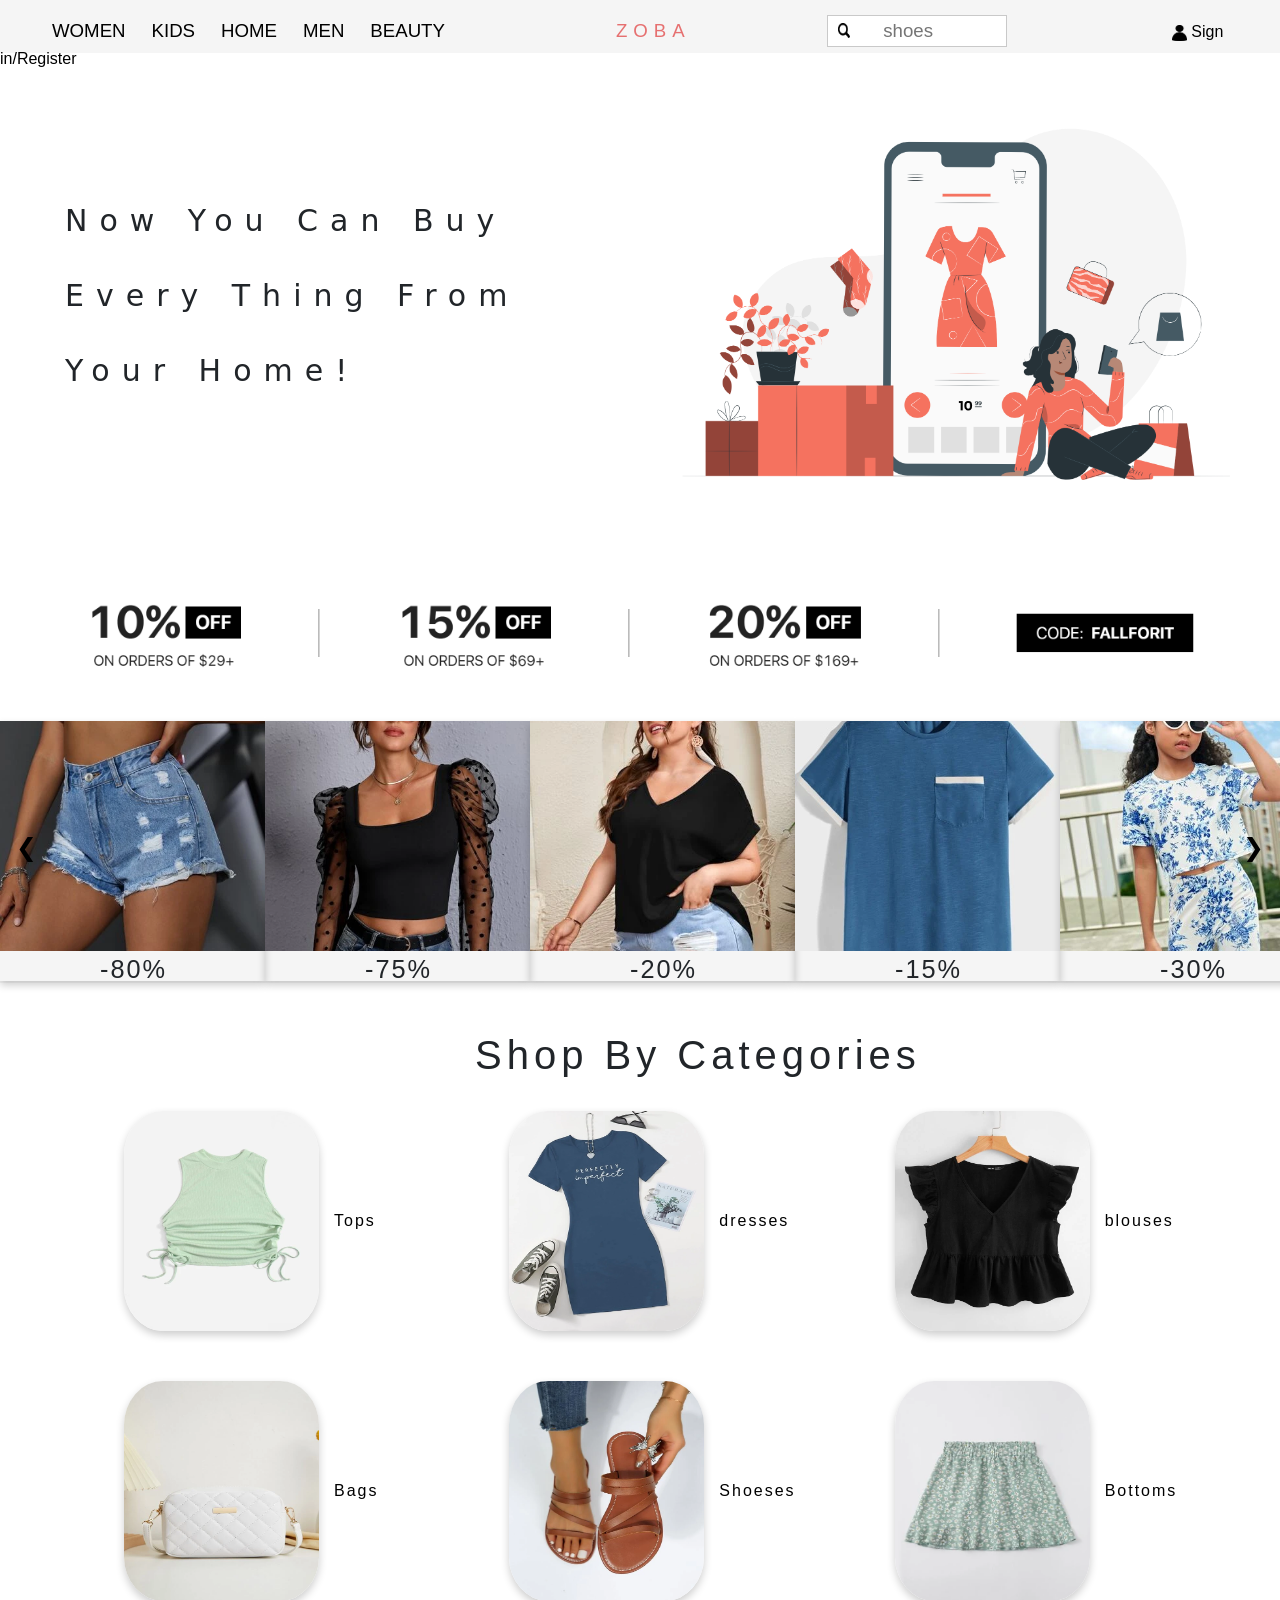
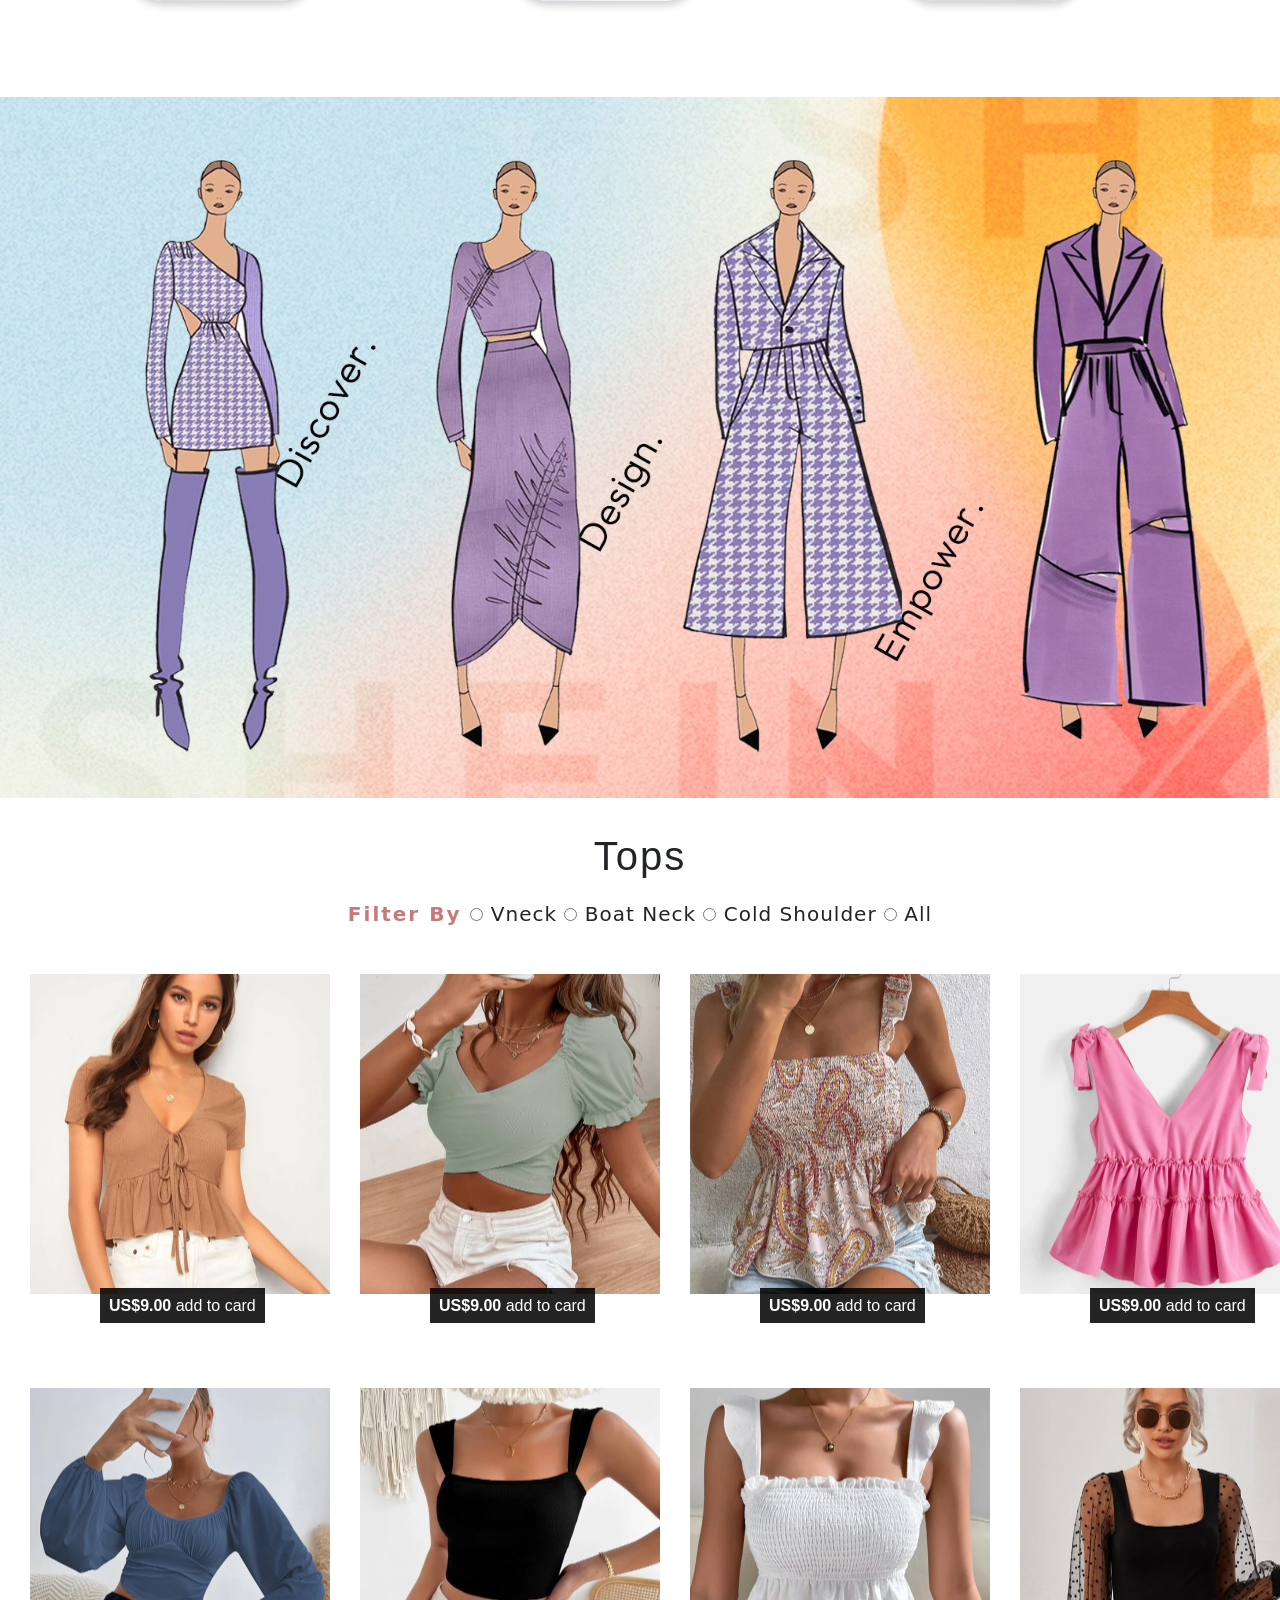
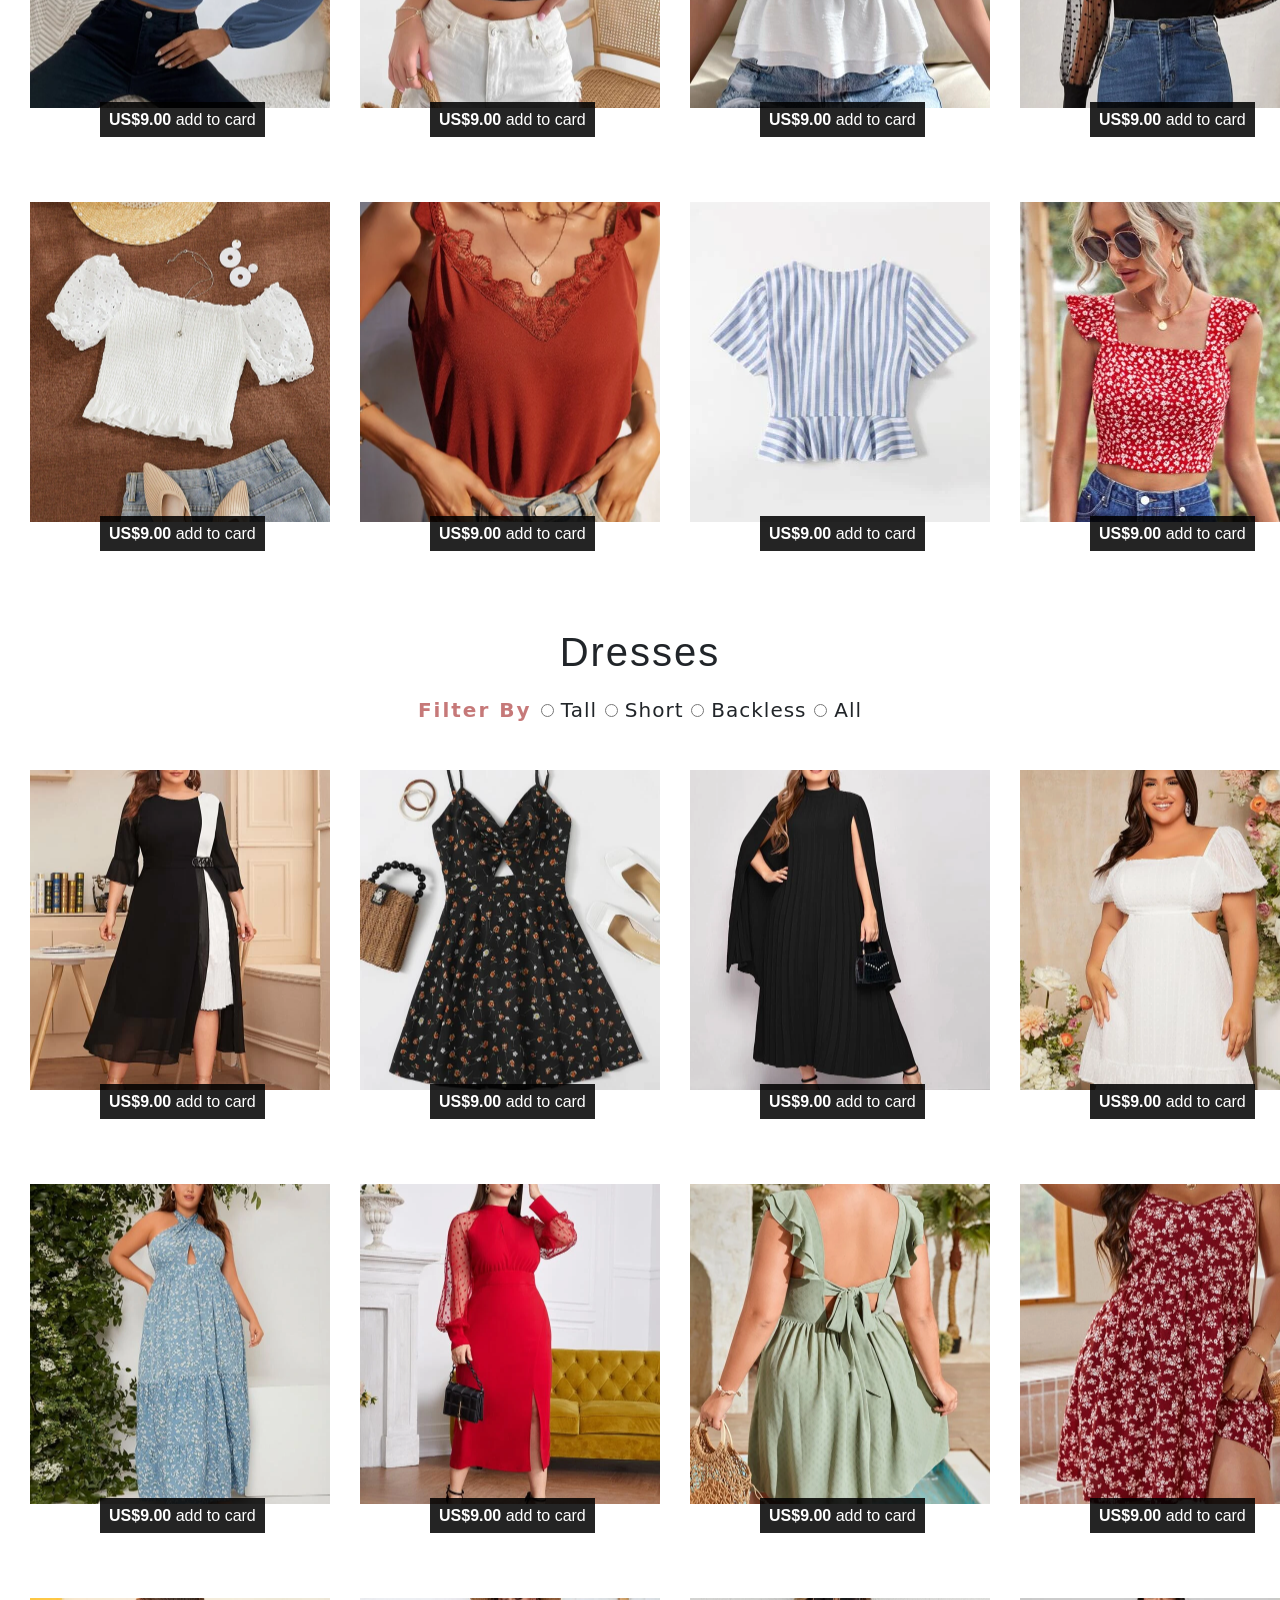
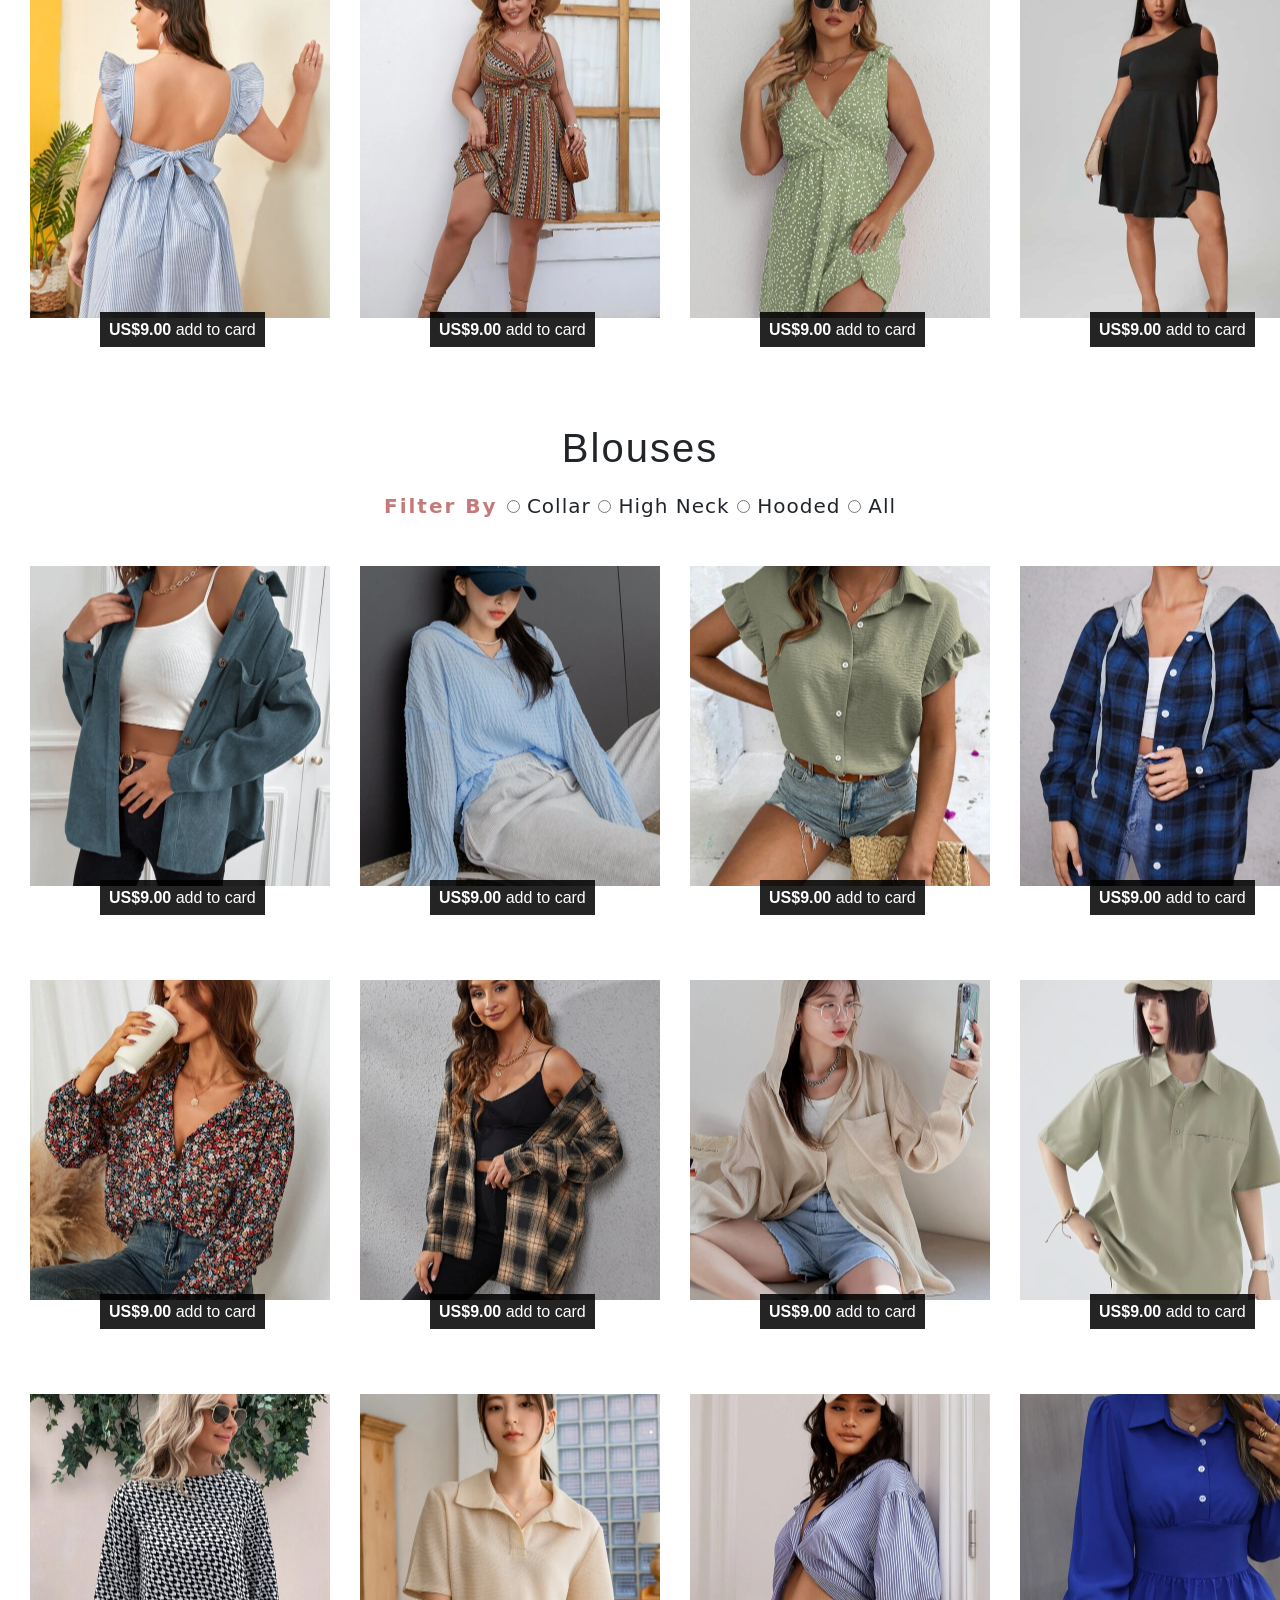
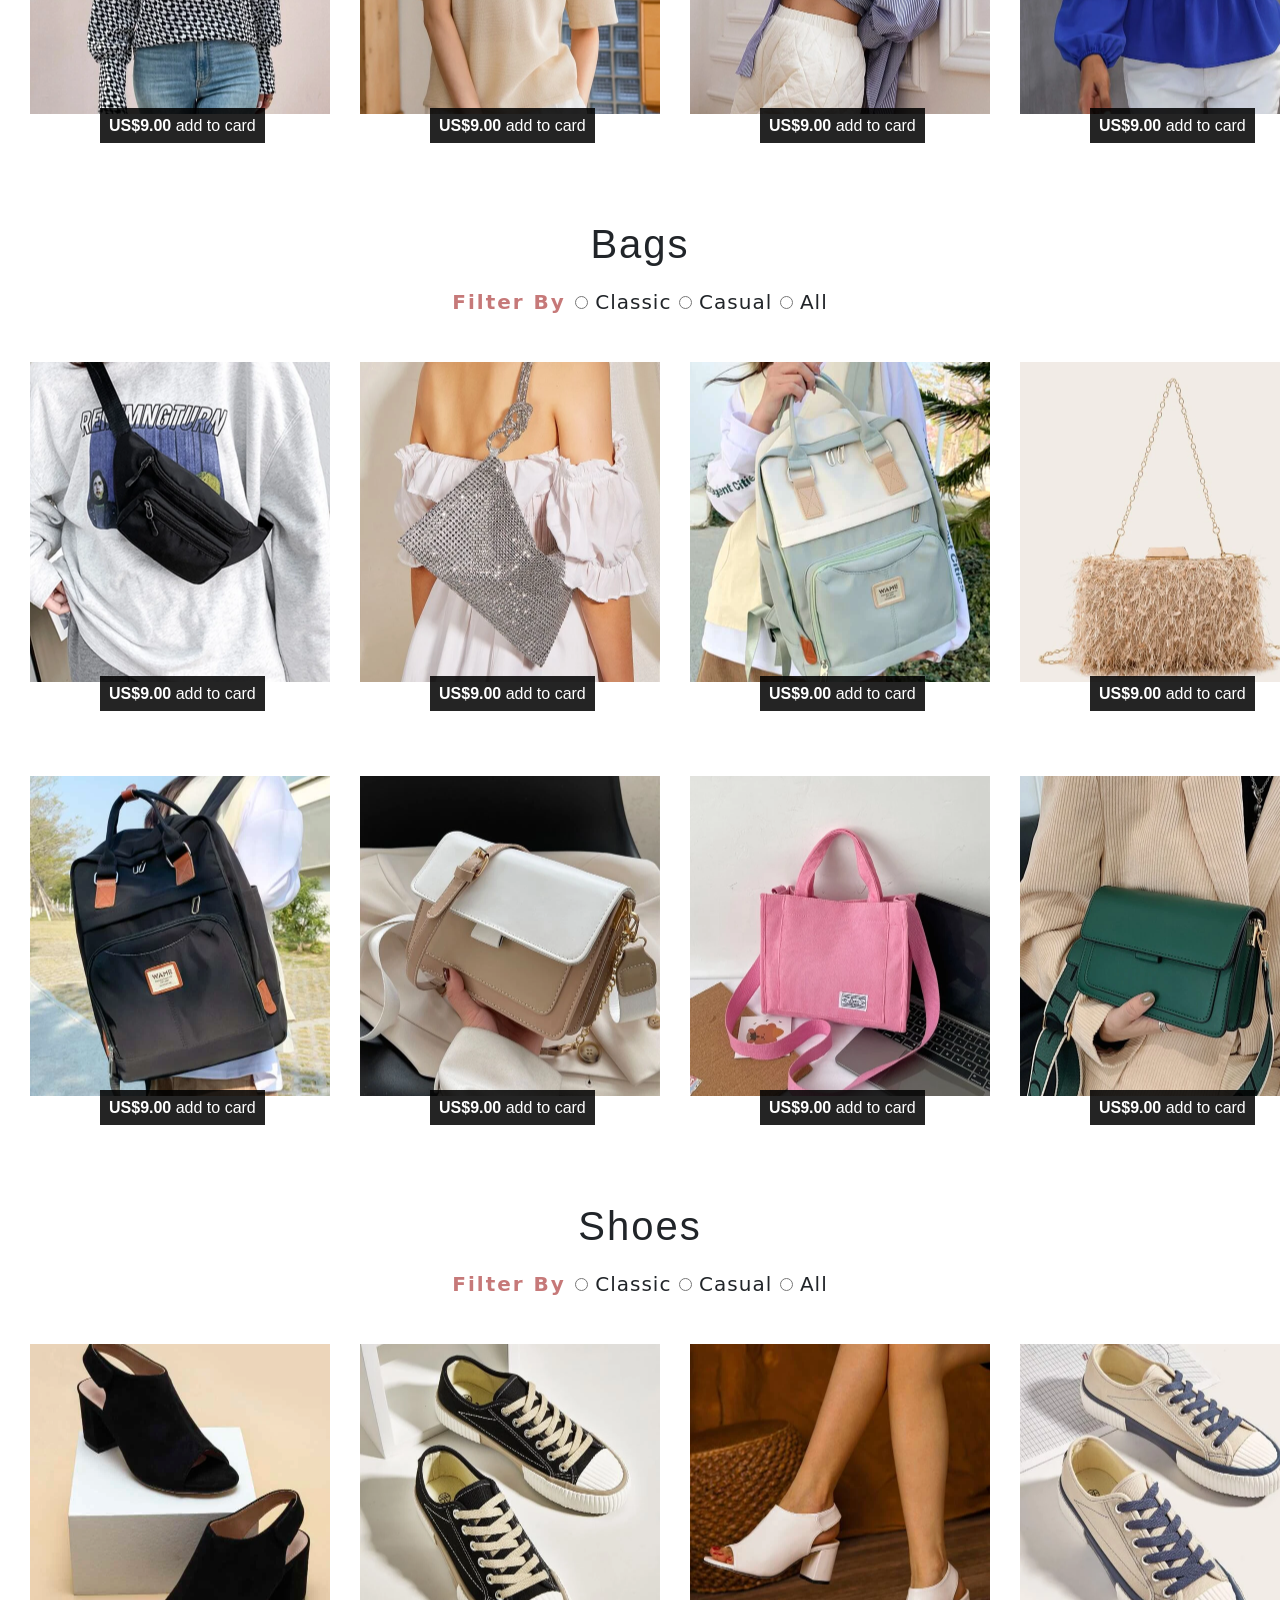
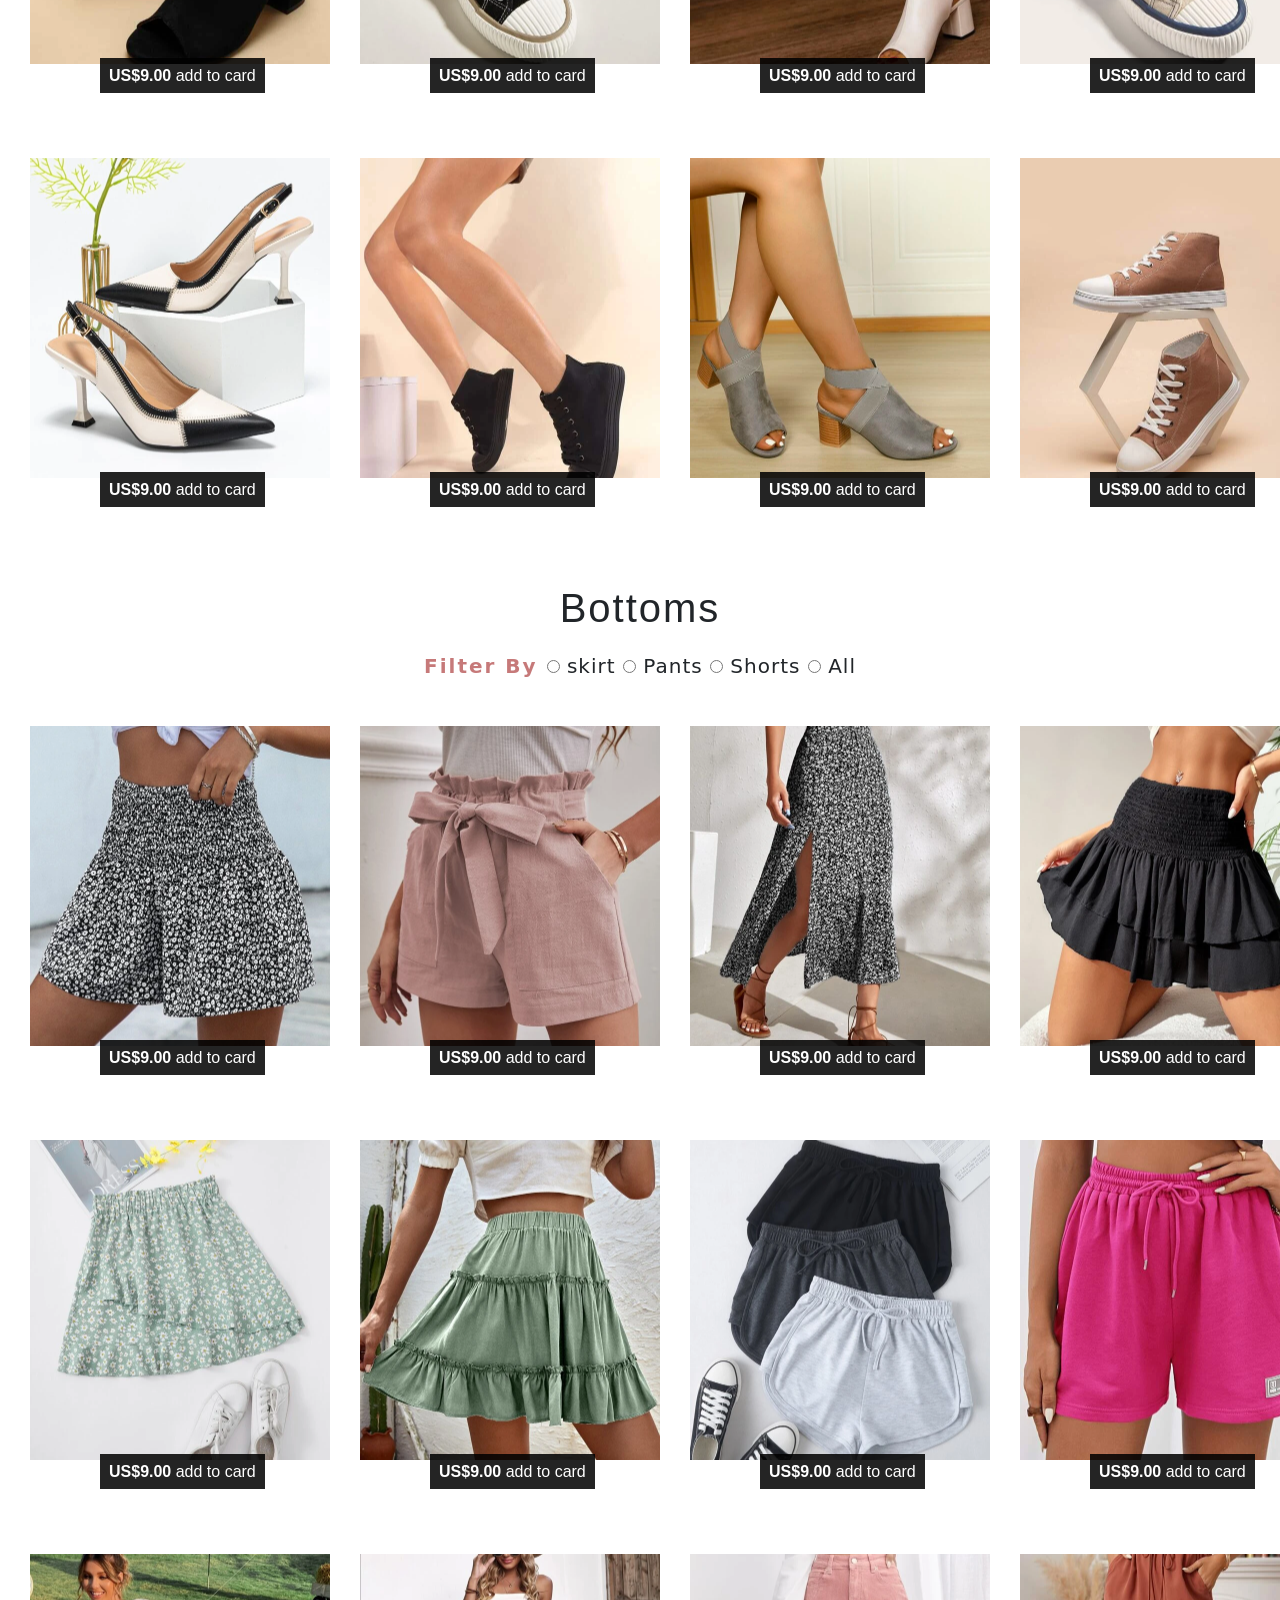
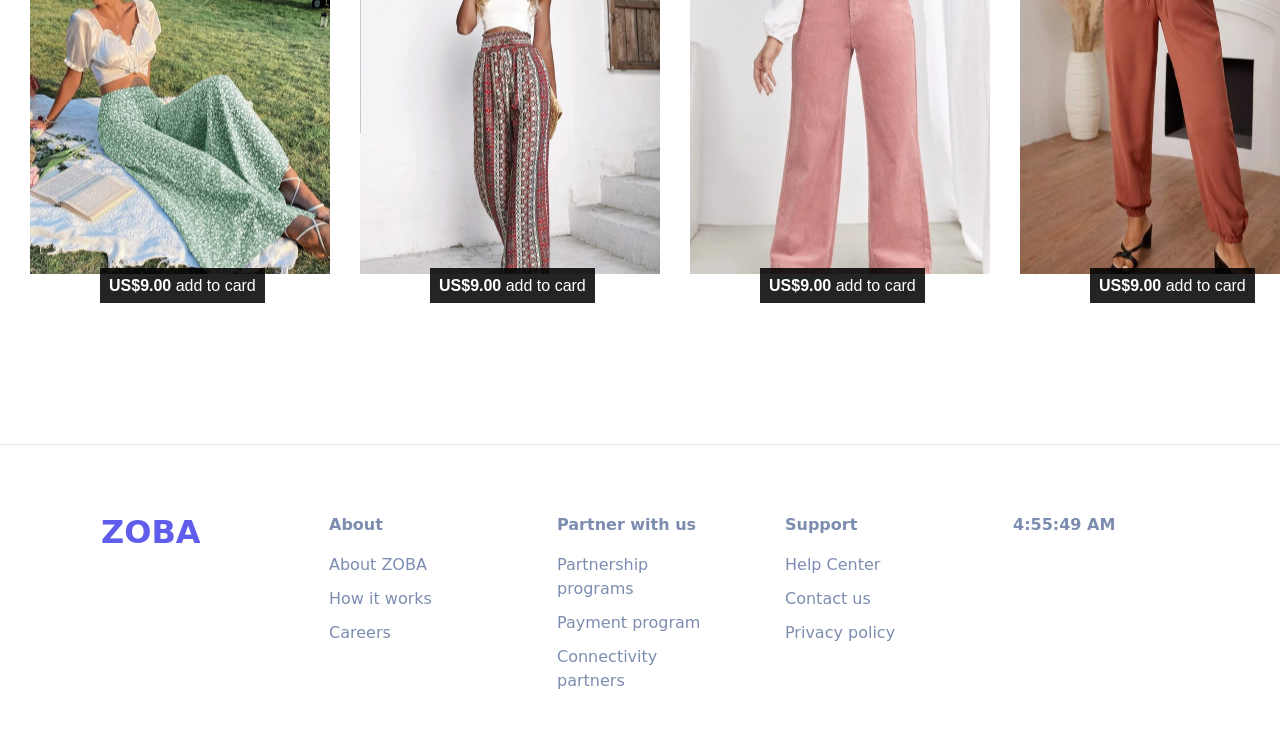
<file: index.html>
<!DOCTYPE>
<html lang="en">
    <head>
        <title>Zoba</title>
        <meta name="viewport" content="width=device-width, initial-scale=1">
        <link rel="stylesheet" href="https://cdn.jsdelivr.net/npm/bootstrap@5.1.3/dist/css/bootstrap.min.css"/>
        <link href="style.css" rel="stylesheet">
        <link href="footer.css" rel="stylesheet">
    </head>
    <body>
    <!-- ==============header ==================-->
        <header>
            <ul>
                <li><a href="index.html">WOMEN</a></li>
                <li><a href="kids.html">KIDS</a></li>
                <li><a href="home.html">HOME</a></li>
                <li><a href="men.html">MEN</a></li>
                <li><a href="Beauty.html">BEAUTY</a></li>
                <li id="brand-name">ZOBA</li>
                <li><input type="search" id="search" name="search" placeholder="shoes">
                <li id="register"><a href="Sign-in.html"><img src="images/People-Icon-File.png" alt="people-icon"></a> <a href="Sign-in.html">Sign in/Register</a> </li>
            </ul>
        </header>

    <!-- ==============Main Part ==================-->
        <section id="mainPart">
            <div>Now You Can Buy Every Thing From Your Home!</div>
            <img src="images/Online shopping-pana.png" alt="welcome img">
        </section><br><br>

    <!-- ==============Offers ==================-->
        <section id="offers">
            <a href="">
                <img src="images/1659925623db057343f002046746dd7f5027352c56.png" id="imageOffers" alt="offers">
            </a>
        </section><br>

    <!-- ==============Offers content ==================-->
        <section id="offersContent">
            <div class="slideshow-container">
                <div class="mySlides">
                    <div class="slide">
                        <img src="images/sales/sale1.jpg" alt="sale1">
                        <div class="offer-price">-80%</div>
                    </div>
                    <div class="slide">
                        <img src="images/sales/sale2.jpg" alt="sale2">
                        <div class="offer-price">-75%</div>
                    </div>
                    <div class="slide">
                        <img src="images/sales/sale3.jpg" alt="sale3">
                        <div class="offer-price">-20%</div>
                    </div>
                    <div class="slide">
                        <img src="images/sales/sale4.jpg" alt="sale4">
                        <div class="offer-price">-15%</div>
                    </div>
                    <div class="slide">
                        <img src="images/sales/sale5.jpg" alt="sale5">
                        <div class="offer-price">-30%</div>
                    </div>
                </div>

                <div class="mySlides">
                    <div class="slide">
                        <img src="images/sales/sale6.jpg" alt="sale6">
                        <div class="offer-price">-12%</div>
                    </div>
                    <div class="slide">
                        <img src="images/sales/sale7.jpg" alt="sale7">
                        <div class="offer-price">-5%</div>
                    </div>
                    <div class="slide">
                        <img src="images/sales/sale8.jpg" alt="sale8">
                        <div class="offer-price">-15%</div>
                    </div>
                    <div class="slide">
                        <img src="images/sales/sale9.jpg" alt="sale9">
                        <div class="offer-price">-80%</div>
                    </div>
                    <div class="slide">
                        <img src="images/sales/sale10.jpg" alt="sale10">
                        <div class="offer-price">-70%</div>
                    </div>
                </div>

                <div class="mySlides ">
                    <div class="slide">
                        <img src="images/sales/sale11.jpg" alt="sale11">
                        <div class="offer-price">-10%</div>
                    </div>
                    <div class="slide">
                        <img src="images/sales/sale12.jpg" alt="sale12">
                        <div class="offer-price">-40%</div>
                    </div>
                    <div class="slide">
                        <img src="images/sales/sale13.jpg" alt="sale13">
                        <div class="offer-price">-20%</div>
                    </div>
                    <div class="slide">
                        <img src="images/sales/sale14.jpg" alt="sale14">
                        <div class="offer-price">-%35</div>
                    </div>
                    <div class="slide">
                        <img src="images/sales/sale15.jpg" alt="sale15">
                        <div class="offer-price">-20%</div>
                    </div>

                </div>

                <a class="prev" onclick="plusSlides(-1)">&#10094;</a>
                <a class="next" onclick="plusSlides(1)">&#10095;</a>
                <br>
            </div>
        </section><br><br>

    <!-- ==============categories Part ==================-->
        <section id="categories">
            <h1>Shop By Categories</h1><br>
            <div id="categories-container">
                <div class="categories-items">
                    <a href="#tops"><img src="images/tshirt.jpg" alt="t-shirt"></a>
                    <a href="#tops" class="categories-title">Tops</a>
                </div>
                <div class="categories-items">
                    <a href="#dresses"><img src="images/dress.png" alt="dresses"></a>
                    <a href="#dresses" class="categories-title">dresses</a>
                </div>
                <div class="categories-items">
                    <a href="#blouses"><img src="images/blouse.jpg" alt="blouses"></a>
                    <a href="#blouses" class="categories-title">blouses</a>
                </div>
                <div class="categories-items">
                    <a href="#bags"><img src="images/bag.jpg" alt="bags"></a>
                    <a href="#bags" class="categories-title">Bags</a>
                </div>
                <div class="categories-items">
                    <a href="#shoses"><img src="images/shose.jpg" alt="shoes"></a>
                    <a href="#shoses" class="categories-title">Shoeses</a>
                </div>
                <div class="categories-items">
                    <a href="#bottoms"><img src="images/bottom.jpg" alt="bottom"></a>
                    <a href="#bottoms" class="categories-title">Bottoms</a>
                </div>
            </div>
        </section><br><br><br><br>

        <img src="images/1660715530b901714a79936a34e97338a291c52a0f.jpg" width="100%" alt="breakimg"><br><br><br>

    <!-- ==============Tops Part ==================-->
        <section id="tops">
            <h1 class="closes-titles">Tops</h1>
            <div class="filter">
                <form>
                    <span>Filter By </span>
                    <input type="radio" value="vNeck" id="vNeck" name="tops"> Vneck
                    <input type="radio" value="boatNack" id="boat" name="tops"> Boat Neck
                    <input type="radio" value="coldShoulder" id="cold" name="tops"> Cold Shoulder
                    <input type="radio" value="allTops" id="allTops" name="tops"> All
                </form>
            </div>
            <div class="closes-grid">
                <div class="vneck">
                    <img src="images/tops/Vneck/top1.jpg" alt="top">
                    <a href="" class="clothes-prices"><span>US$9.00</span> add to card</a>
                </div>
                <div class="vneck">
                    <img src="images/tops/Vneck/top2.jpg" alt="top">
                    <a href="" class="clothes-prices"><span>US$9.00</span> add to card</a>
                </div>
                <div class="boatneck">
                    <img src="images/tops/boatneck/top3.jpg" alt="top">
                    <a href="" class="clothes-prices"><span>US$9.00</span> add to card</a>
                </div>
                <div class="vneck">
                    <img src="images/tops/Vneck/top4.jpg" alt="top">
                    <a href="" class="clothes-prices"><span>US$9.00</span> add to card</a>
                </div>
                <div class="boatneck">
                    <img src="images/tops/boatneck/top5.jpg" alt="top">
                    <a href="" class="clothes-prices"><span>US$9.00</span> add to card</a>
                </div>
                <div class="coldsholder">
                    <img src="images/tops/coldsholder/top6.jpg" alt="top">
                    <a href="" class="clothes-prices"><span>US$9.00</span> add to card</a>
                </div>
                <div class="coldsholder">
                    <img src="images/tops/coldsholder/top7.jpg" alt="top">
                    <a href="" class="clothes-prices"><span>US$9.00</span> add to card</a>
                </div>
                <div class="boatneck">
                    <img src="images/tops/boatneck/top8.jpg" alt="top">
                    <a href="" class="clothes-prices"><span>US$9.00</span> add to card</a>
                </div>
                <div class="coldsholder">
                    <img src="images/tops/coldsholder/top9.jpg" alt="top">
                    <a href="" class="clothes-prices"><span>US$9.00</span> add to card</a>
                </div>
                <div class="vneck">
                    <img src="images/tops/Vneck/top10.jpg" alt="top">
                    <a href="" class="clothes-prices"><span>US$9.00</span> add to card</a>
                </div>
                <div class="boatneck">
                    <img src="images/tops/boatneck/top11.jpg" alt="top">
                    <a href="" class="clothes-prices"><span>US$9.00</span> add to card</a>
                </div>
                <div class="coldsholder">
                    <img src="images/tops/coldsholder/top12.jpg" alt="top">
                    <a href="" class="clothes-prices"><span>US$9.00</span> add to card</a>
                </div>
            </div>
        </section><br><br><br><br>

    <!-- ==============dresses Part ==================-->
        <section id="dresses">
            <h1 class="closes-titles">Dresses</h1>
            <div class="filter">
                <form>
                    <span>Filter By </span>
                    <input type="radio" value="skirts" id="tall" name="dresses"> Tall
                    <input type="radio" value="pants" id="low" name="dresses"> Short
                    <input type="radio" value="shorts" id="backless" name="dresses"> Backless
                    <input type="radio" value="allDresses" id="allDresses" name="dresses"> All
                </form>
            </div>
            <div class="closes-grid">
                <div class="tall">
                    <img src="images/dresses/tall/dress9.jpg" alt="dress">
                    <a href="" class="clothes-prices"><span>US$9.00</span> add to card</a>
                </div>
                <div class="low">
                    <img src="images/dresses/low/dress5.jpg" alt="dress">
                    <a href="" class="clothes-prices"><span>US$9.00</span> add to card</a>
                </div>
                <div class="tall">
                    <img src="images/dresses/tall/dress10.jpg" alt="dress">
                    <a href="" class="clothes-prices"><span>US$9.00</span> add to card</a>
                </div>
                <div class="low">
                    <img src="images/dresses/low/dress6.jpg" alt="dress">
                    <a href="" class="clothes-prices"><span>US$9.00</span> add to card</a>
                </div>
                <div class="tall">
                    <img src="images/dresses/tall/dress11.jpg" alt="dress">
                    <a href="" class="clothes-prices"><span>US$9.00</span> add to card</a>
                </div>
                <div class="tall">
                    <img src="images/dresses/tall/dress12.jpg" alt="dress">
                    <a href="" class="clothes-prices"><span>US$9.00</span> add to card</a>
                </div>
                <div class="backless">
                    <img src="images/dresses/backless/dress1.jpg" alt="dress">
                    <a href="" class="clothes-prices"><span>US$9.00</span> add to card</a>
                </div>
                <div class="backless">
                    <img src="images/dresses/backless/dress2.jpg" alt="dress">
                    <a href="" class="clothes-prices"><span>US$9.00</span> add to card</a>
                </div>
                <div class="backless">
                    <img src="images/dresses/backless/dress3.jpg" alt="dress">
                    <a href="" class="clothes-prices"><span>US$9.00</span> add to card</a>
                </div>
                <div class="low">
                    <img src="images/dresses/low/dress8.jpg" alt="dress">
                    <a href="" class="clothes-prices"><span>US$9.00</span> add to card</a>
                </div>
                <div class="backless">
                    <img src="images/dresses/backless/dress4.jpg" alt="dress">
                    <a href="" class="clothes-prices"><span>US$9.00</span> add to card</a>
                </div>
                <div class="low">
                    <img src="images/dresses/low/dress7.jpg" alt="dress">
                    <a href="" class="clothes-prices"><span>US$9.00</span> add to card</a>
                </div>
            </div>
        </section><br><br><br><br>

    <!-- ==============blouses Part ==================-->
        <section id="blouses">
            <h1 class="closes-titles">Blouses</h1>
            <div class="filter">
                <form>
                    <span>Filter By </span>
                    <input type="radio" value="skirts" id="collar" name="blouses"> Collar
                    <input type="radio" value="pants" id="highNeck" name="blouses"> High Neck
                    <input type="radio" value="shorts" id="hoody" name="blouses"> Hooded
                    <input type="radio" value="allBlouses" id="allBlouses" name="blouses"> All
                </form>
            </div>
            <div class="closes-grid">
                <div class="collar">
                    <img src="images/blouses/collar/blouse1.jpg" alt="blouse">
                    <a href="" class="clothes-prices"><span>US$9.00</span> add to card</a>
                </div>
                <div class="hooded">
                    <img src="images/blouses/hooded/blouse5.jpg" alt="blouse">
                    <a href="" class="clothes-prices"><span>US$9.00</span> add to card</a>
                </div>
                <div class="collar">
                    <img src="images/blouses/collar/blouse2.jpg" alt="blouse">
                    <a href="" class="clothes-prices"><span>US$9.00</span> add to card</a>
                </div>
                <div class="hooded">
                    <img src="images/blouses/hooded/blouse6.jpg" alt="blouse">
                    <a href="" class="clothes-prices"><span>US$9.00</span> add to card</a>
                </div>
                <div class="collar">
                    <img src="images/blouses/collar/blouse3.jpg" alt="blouse">
                    <a href="" class="clothes-prices"><span>US$9.00</span> add to card</a>
                </div>
                <div class="collar">
                    <img src="images/blouses/collar/blouse4.jpg" alt="blouse">
                    <a href="" class="clothes-prices"><span>US$9.00</span> add to card</a>
                </div>
                <div class="hooded">
                    <img src="images/blouses/hooded/blouse7.jpg" alt="blouse">
                    <a href="" class="clothes-prices"><span>US$9.00</span> add to card</a>
                </div>
                <div class="highnick">
                    <img src="images/blouses/highnick/blouse9.jpg" alt="blouse">
                    <a href="" class="clothes-prices"><span>US$9.00</span> add to card</a>
                </div>
                <div class="highnick">
                    <img src="images/blouses/highnick/blouse10.jpg" alt="blouse">
                    <a href="" class="clothes-prices"><span>US$9.00</span> add to card</a>
                </div>
                <div class="highnick">
                    <img src="images/blouses/highnick/blouse11.jpg" alt="blouse">
                    <a href="" class="clothes-prices"><span>US$9.00</span> add to card</a>
                </div>
                <div class="hooded">
                    <img src="images/blouses/hooded/blouse8.jpg" alt="blouse">
                    <a href="" class="clothes-prices"><span>US$9.00</span> add to card</a>
                </div>
                <div class="highnick">
                    <img src="images/blouses/highnick/blouse12.jpg" alt="blouse">
                    <a href="" class="clothes-prices"><span>US$9.00</span> add to card</a>
                </div>
            </div>
        </section><br><br><br><br>

    <!-- ==============Bags Part ==================-->
        <section id="bags">
            <h1 class="closes-titles">Bags</h1>
            <div class="filter">
                <form>
                    <span>Filter By </span>
                    <input type="radio" value="skirts" id="classicBag" name="Bags"> Classic
                    <input type="radio" value="pants" id="casualBag" name="Bags"> Casual
                    <input type="radio" value="allBags" id="allBags" name="Bags"> All
                </form>
            </div>
            <div class="closes-grid">
                <div class="Casualbags">
                    <img src="images/bags/casual/bag1.jpg" alt="bags">
                    <a href="" class="clothes-prices"><span>US$9.00</span> add to card</a>
                </div>
                <div class="Classicbags">
                    <img src="images/bags/classic/bag5.jpg" alt="bags">
                    <a href="" class="clothes-prices"><span>US$9.00</span> add to card</a>
                </div>
                <div class="Casualbags">
                    <img src="images/bags/casual/bag2.jpg" alt="bags">
                    <a href="" class="clothes-prices"><span>US$9.00</span> add to card</a>
                </div>
                <div class="Classicbags">
                    <img src="images/bags/classic/bag6.jpg" alt="bags">
                    <a href="" class="clothes-prices"><span>US$9.00</span> add to card</a>
                </div>
                <div class="Casualbags">
                    <img src="images/bags/casual/bag3.jpg" alt="bags">
                    <a href="" class="clothes-prices"><span>US$9.00</span> add to card</a>
                </div>
                <div class="Classicbags">
                    <img src="images/bags/classic/bag7.jpg" alt="bags">
                    <a href="" class="clothes-prices"><span>US$9.00</span> add to card</a>
                </div>
                <div class="Casualbags">
                    <img src="images/bags/casual/bag4.jpg" alt="bags">
                    <a href="" class="clothes-prices"><span>US$9.00</span> add to card</a>
                </div>
                <div class="Classicbags">
                    <img src="images/bags/classic/bag8.jpg" alt="bags">
                    <a href="" class="clothes-prices"><span>US$9.00</span> add to card</a>
                </div>
            </div>

        </section><br><br><br><br>

    <!-- ==============shoes Part ==================-->
        <section id="shoses">
            <h1 class="closes-titles">Shoes</h1>
            <div class="filter">
                <form>
                    <span>Filter By </span>
                    <input type="radio" value="skirts" id="classicShoes" name="shoes"> Classic
                    <input type="radio" value="pants" id="casualShoes" name="shoes"> Casual
                    <input type="radio" value="allShoes" id="allShoes" name="shoes"> All
                </form>
            </div>
            <div class="closes-grid">
                <div class="Classicshoes">
                    <img src="images/shoes/classic/shoes5.webp">
                    <a href="" class="clothes-prices"><span>US$9.00</span> add to card</a>
                </div>
                <div class="Casualshoes">
                    <img src="images/shoes/casual/shoes1.jpg">
                    <a href="" class="clothes-prices"><span>US$9.00</span> add to card</a>
                </div>
                <div class="Classicshoes">
                    <img src="images/shoes/classic/shoes6.webp">
                    <a href="" class="clothes-prices"><span>US$9.00</span> add to card</a>
                </div>
                <div class="Casualshoes">
                    <img src="images/shoes/casual/shoes2.jpg">
                    <a href="" class="clothes-prices"><span>US$9.00</span> add to card</a>
                </div>
                <div class="Classicshoes">
                    <img src="images/shoes/classic/shoes7.webp">
                    <a href="" class="clothes-prices"><span>US$9.00</span> add to card</a>
                </div>
                <div class="Casualshoes">
                    <img src="images/shoes/casual/shoes3.jpg">
                    <a href="" class="clothes-prices"><span>US$9.00</span> add to card</a>
                </div>
                <div class="Classicshoes">
                    <img src="images/shoes/classic/shoes8.webp">
                    <a href="" class="clothes-prices"><span>US$9.00</span> add to card</a>
                </div>
                <div class="Casualshoes">
                    <img src="images/shoes/casual/shoes4.jpg">
                    <a href="" class="clothes-prices"><span>US$9.00</span> add to card</a>
                </div>
            </div>
        </section><br><br><br><br>

    <!-- ==============bottoms Part ==================-->
        <section id="bottoms">
            <h1 class="closes-titles">Bottoms</h1>
            <div class="filter">
                <form>
                    <span>Filter By </span>
                    <input type="radio" value="skirts" id="skirt" name="Bottoms"> skirt
                    <input type="radio" value="pants" id="pant" name="Bottoms"> Pants
                    <input type="radio" value="shorts" id="short" name="Bottoms"> Shorts
                    <input type="radio" value="all" id="allBottoms" name="Bottoms"> All
                </form>
            </div>
            <div class="closes-grid">
                <div class="short">
                    <img src="images/bottoms/Shorts/bottom1.jpg" alt="bottoms">
                    <a href="" class="clothes-prices"><span>US$9.00</span> add to card</a>
                </div>
                <div class="short">
                    <img src="images/bottoms/Shorts/bottom2.jpg" alt="bottoms">
                    <a href="" class="clothes-prices"><span>US$9.00</span> add to card</a>
                </div>
                <div class="skirts">
                    <img src="images/bottoms/Skirts/bottom3.jpg" alt="bottoms">
                    <a href="" class="clothes-prices"><span>US$9.00</span> add to card</a>
                </div>
                <div class="skirts">
                    <img src="images/bottoms/Skirts/bottom4.jpg" alt="bottoms">
                    <a href="" class="clothes-prices"><span>US$9.00</span> add to card</a>
                </div>
                <div class="skirts">
                    <img src="images/bottoms/Skirts/bottom5.jpg" alt="bottoms">
                    <a href="" class="clothes-prices"><span>US$9.00</span> add to card</a>
                </div>
                <div class="skirts">
                    <img src="images/bottoms/Skirts/bottom6.jpg" alt="bottoms">
                    <a href="" class="clothes-prices"><span>US$9.00</span> add to card</a>
                </div>
                <div class="short">
                    <img src="images/bottoms/Shorts/bottom7.jpg" alt="bottoms">
                    <a href="" class="clothes-prices"><span>US$9.00</span> add to card</a>
                </div>
                <div class="short">
                    <img src="images/bottoms/Shorts/bottom8.jpg" alt="bottoms">
                    <a href="" class="clothes-prices"><span>US$9.00</span> add to card</a>
                </div>
                <div class="pants">
                    <img src="images/bottoms/pants/bottom9.jpg" alt="bottoms">
                    <a href="" class="clothes-prices"><span>US$9.00</span> add to card</a>
                </div>
                <div class="pants">
                    <img src="images/bottoms/pants/bottom10.jpg" alt="bottoms">
                    <a href="" class="clothes-prices"><span>US$9.00</span> add to card</a>
                </div>
                <div class="pants">
                    <img src="images/bottoms/pants/bottom11.jpg" alt="bottoms">
                    <a href="" class="clothes-prices"><span>US$9.00</span> add to card</a>
                </div>
                <div class="pants">
                    <img src="images/bottoms/pants/bottom12.jpg" alt="bottoms">
                    <a href="" class="clothes-prices"><span>US$9.00</span> add to card</a>
                </div>
            </div>
        </section><br><br><br><br>



    <!-- ==============java script Part ==================-->
        <script src="javaScript/Woman.js"></script>
        <script src ="javaScript/script.js"></script>
        <script src = "javaScript/methods.js"></script>

    <!-- ==============Footer Part ==================-->

        <footer>
            <div class="container">
                <div class="text-center text-md-start mt-5">
                    <div class="row mt-3">
                        <div class="col-md-3 col-lg-4 col-xl-2 mx-auto mb-2">
                            <h2 class="color-primary fw-bolder mb-0">ZOBA</h2>
                        </div>
                        <div class="col-md-2 col-lg-2 col-xl-2 mx-auto mb-2">
                            <p class="color-text fw-bolder">About</p>
                            <ul>
                                <li><a href="" class="color-text">About ZOBA</a></li>
                                <li><a href="" class="color-text">How it works</a></li>
                                <li><a href="" class="color-text">Careers</a></li>
                            </ul>
                        </div>
                        <div class="col-md-3 col-lg-2 col-xl-2 mx-auto mb-2">
                            <p class="color-text fw-bolder">Partner with us</p>
                            <ul>
                                <li><a href="#" class="color-text">Partnership programs</a></li>
                                <li><a href="#" class="color-text">Payment program</a></li>
                                <li><a href="#" class="color-text">Connectivity partners</a></li>
                            </ul>
                        </div>
                        <div class="col-md-3 col-lg-2 col-xl-2 mx-auto mb-2">
                            <p class="color-text fw-bolder">Support</p>
                            <ul>
                                <li><a href="contact.html" class="color-text">Help Center</a></li>
                                <li><a href="contact.html" class="color-text">Contact us</a></li>
                                <li><a href="contact.html" class="color-text">Privacy policy</a></li>
                            </ul>
                        </div>
                        <div class="col-md-3 col-lg-2 col-xl-2 mx-auto mb-4">
                            <p class="color-text fw-bolder" id="clock"></p>
                            <script>
                                var myVar = setInterval(function () {
                                    myTimer();
                                }, 1000);
                                function myTimer() {
                                    var d = new Date();
                                    document.getElementById("clock").innerHTML = d.toLocaleTimeString();
                                }
                            </script>
                        </div>
                    </div>
                </div>
            </div>
        </footer>
    </body>
</html>
</file>
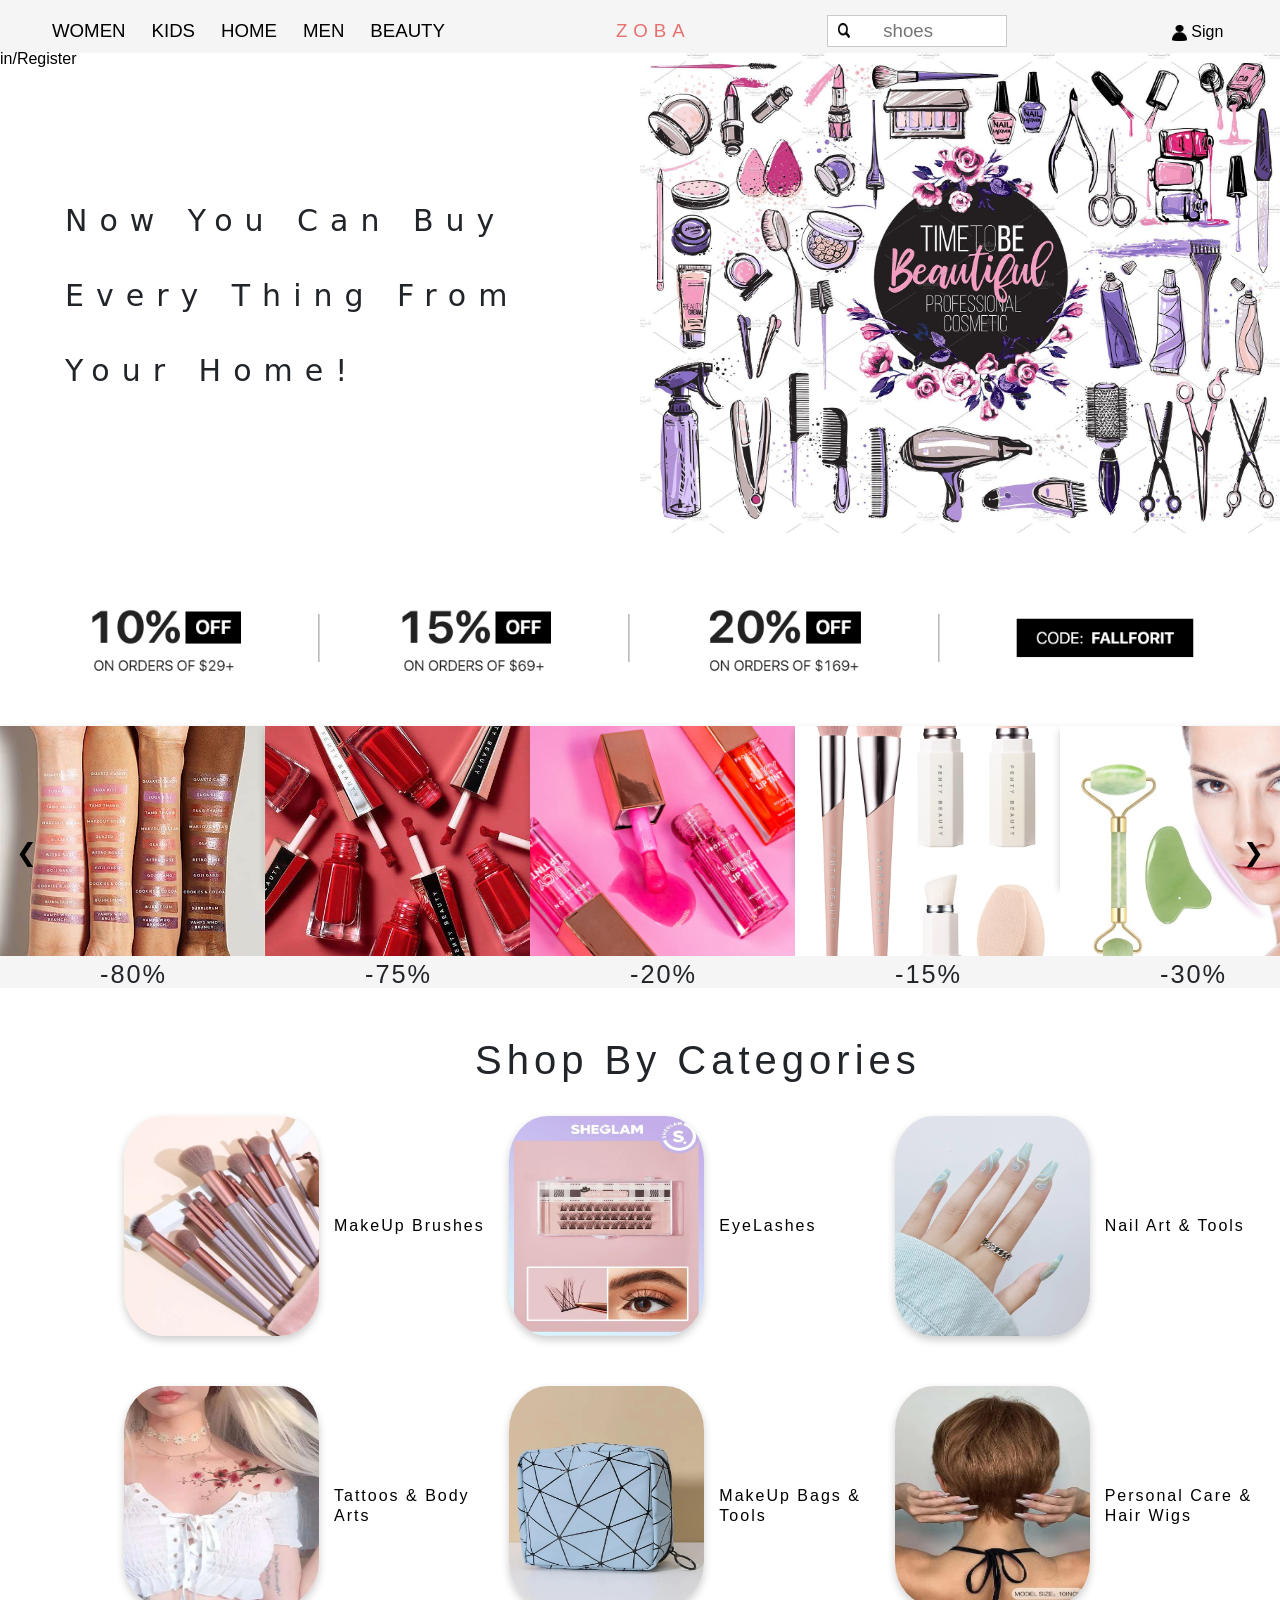
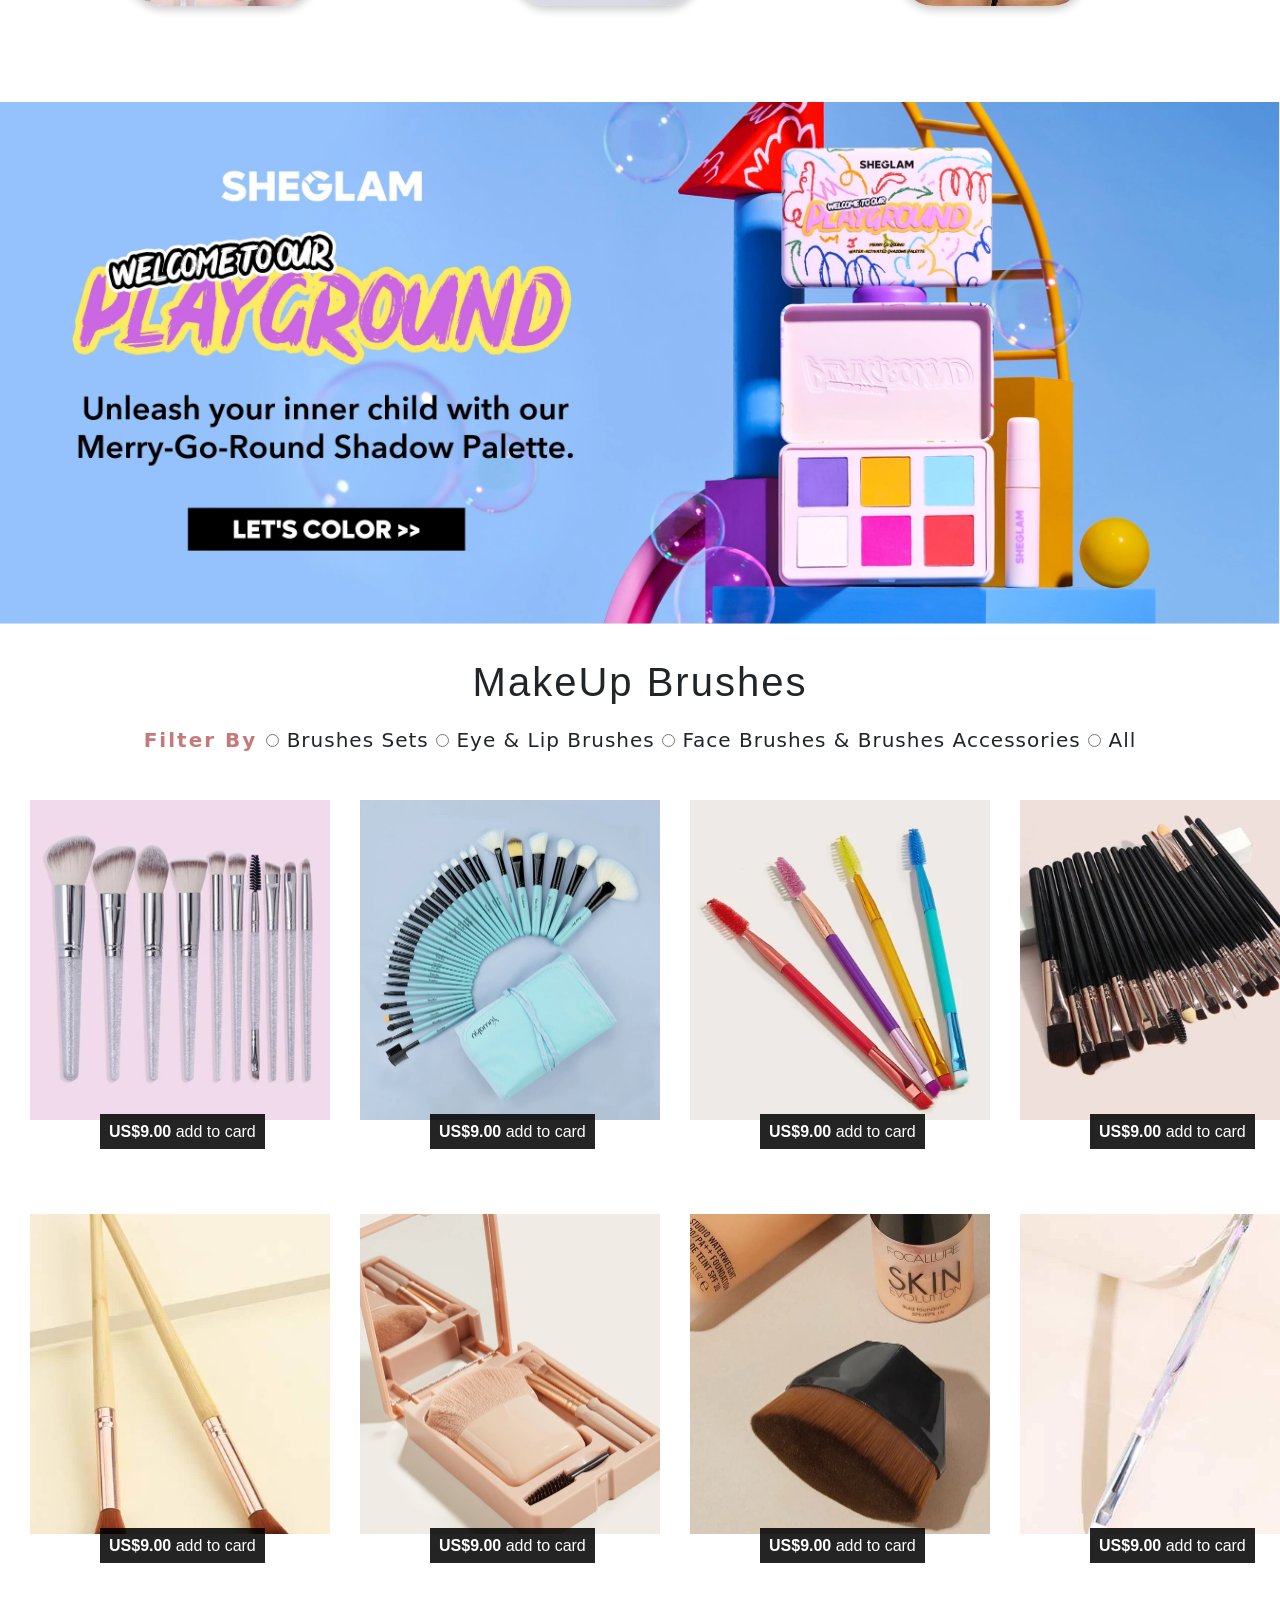
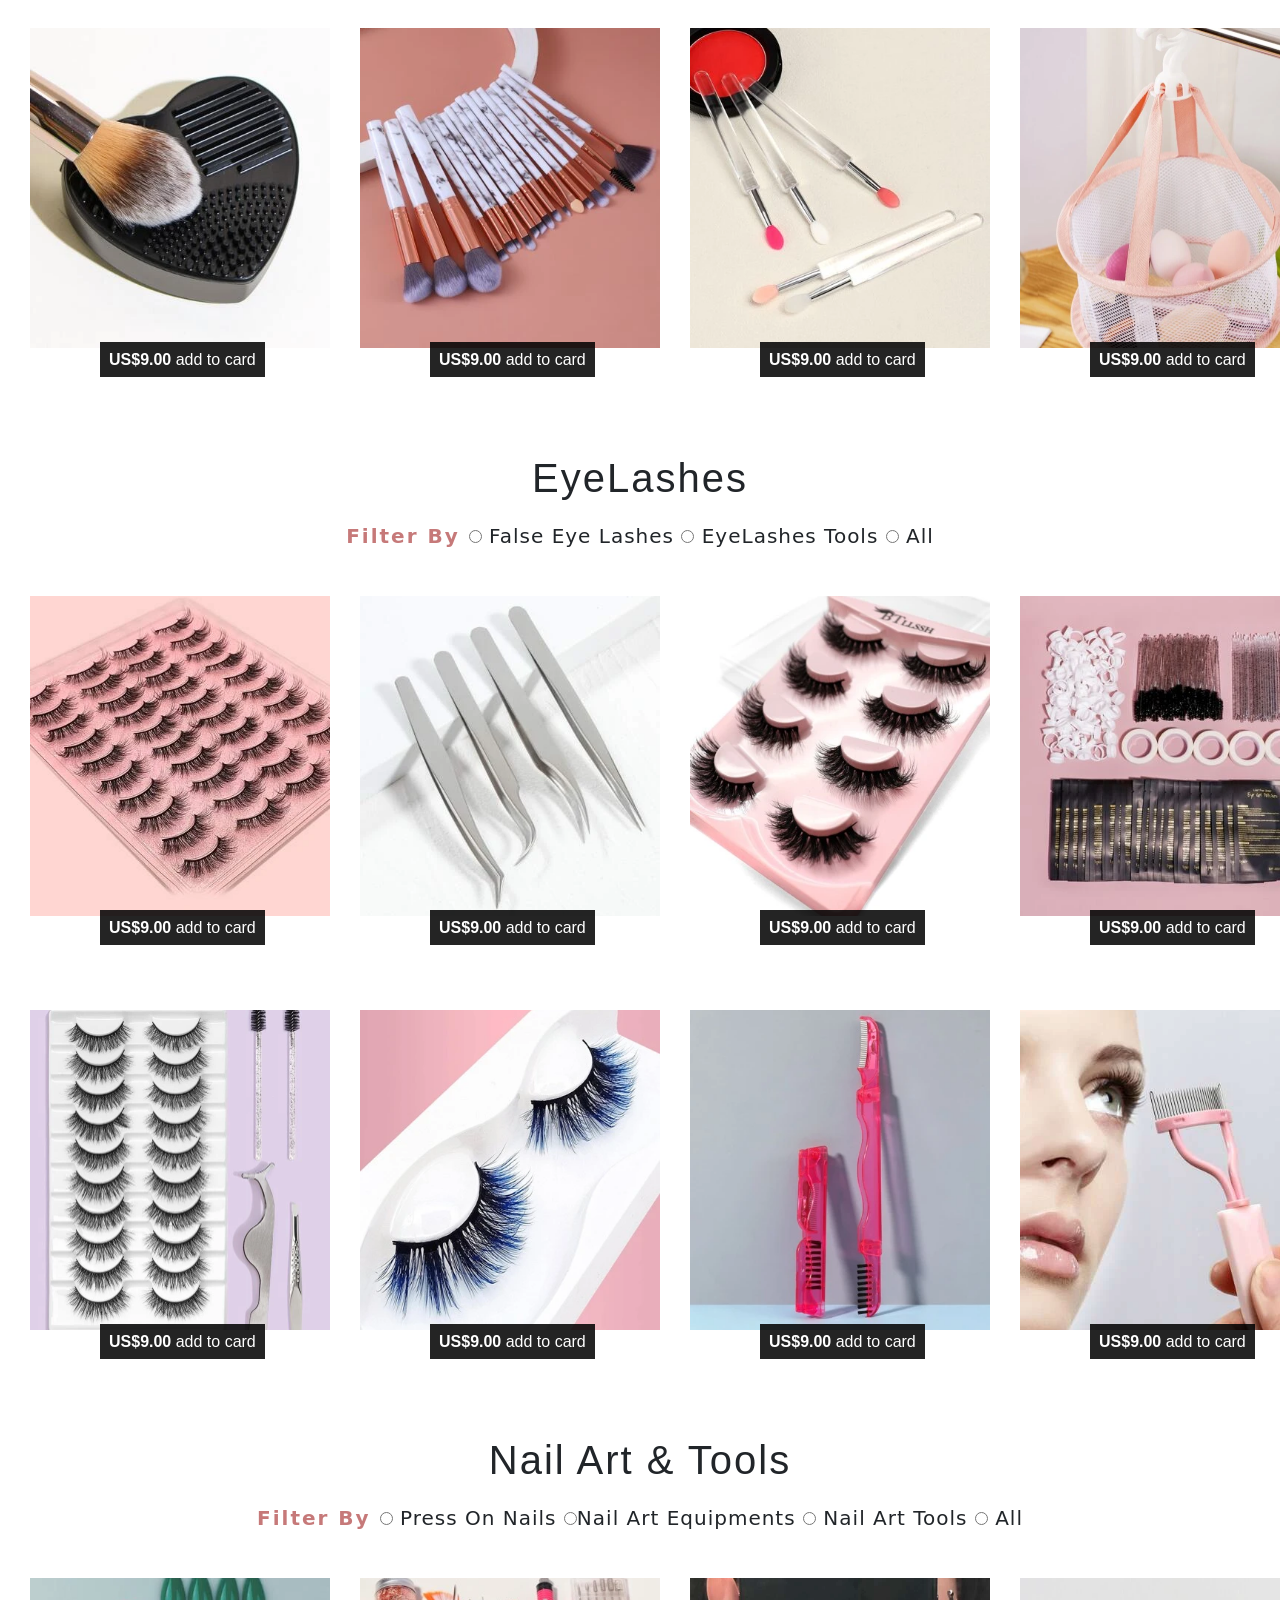
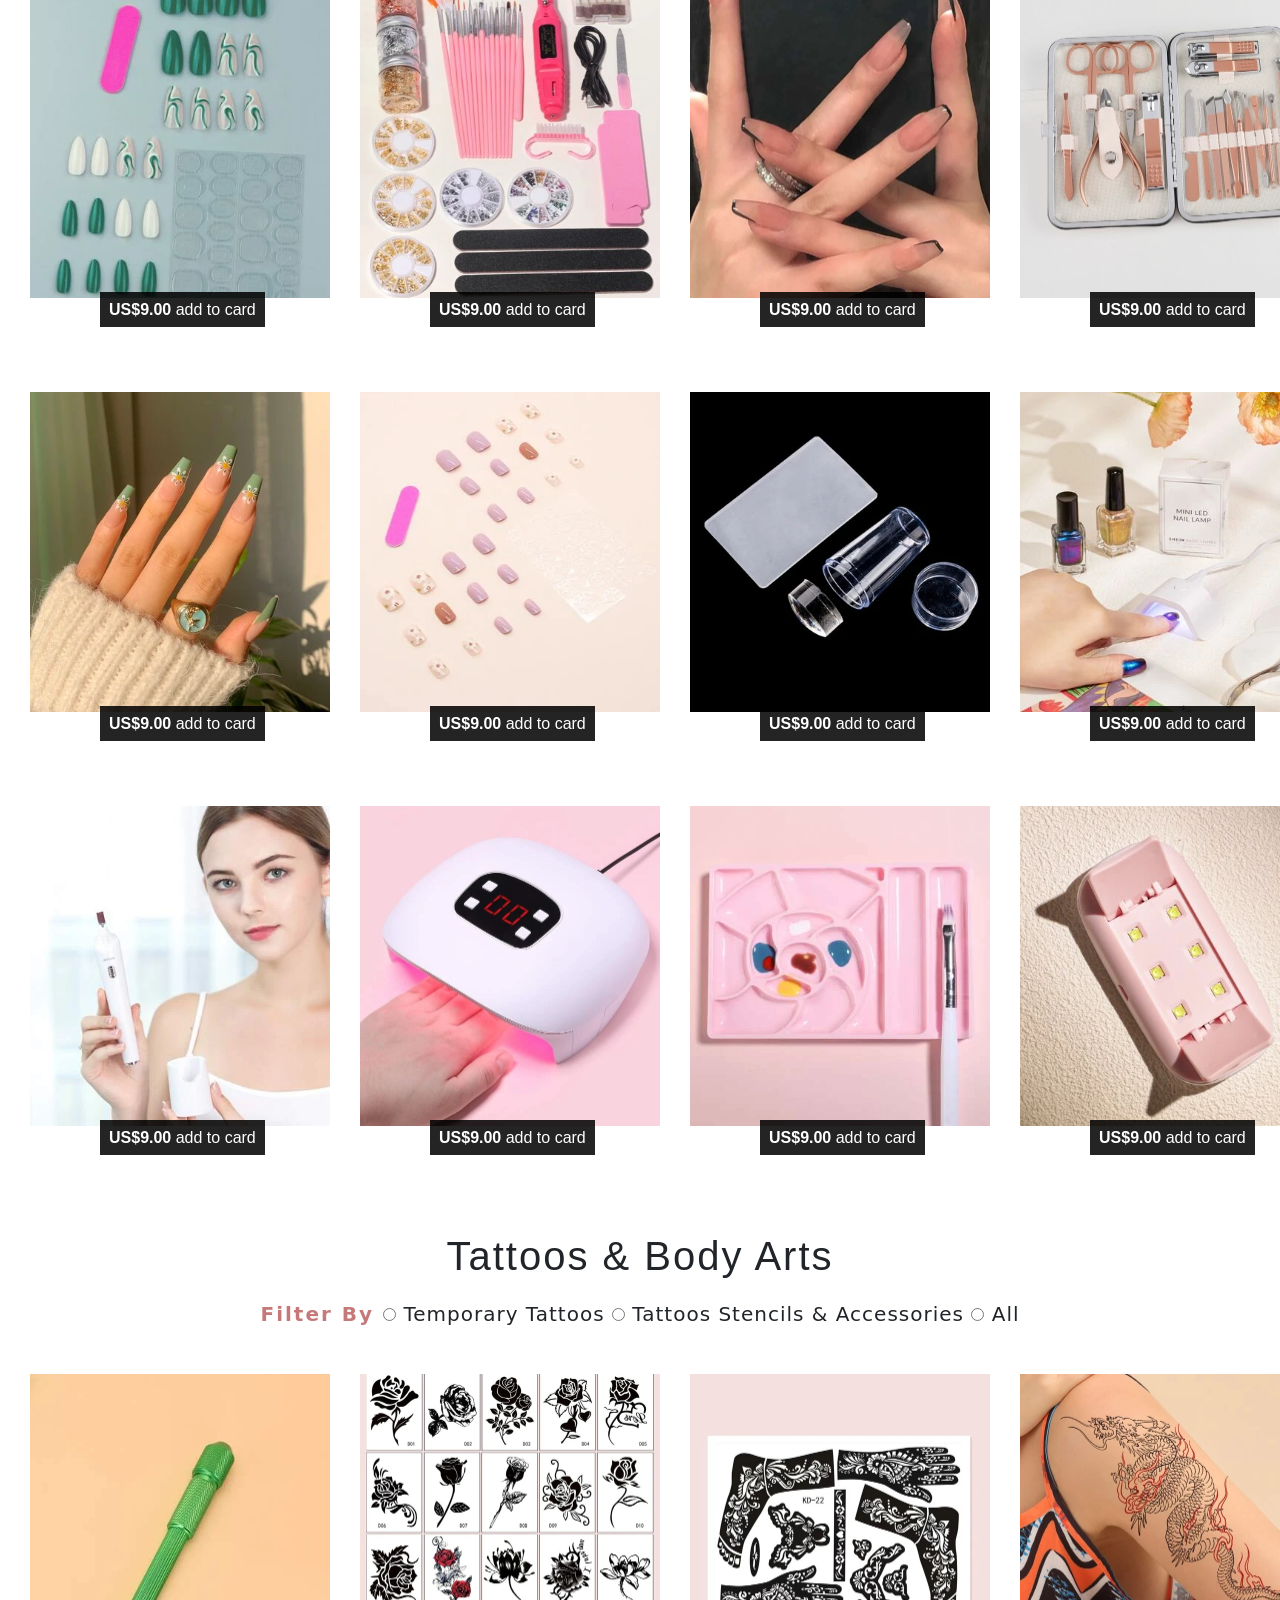
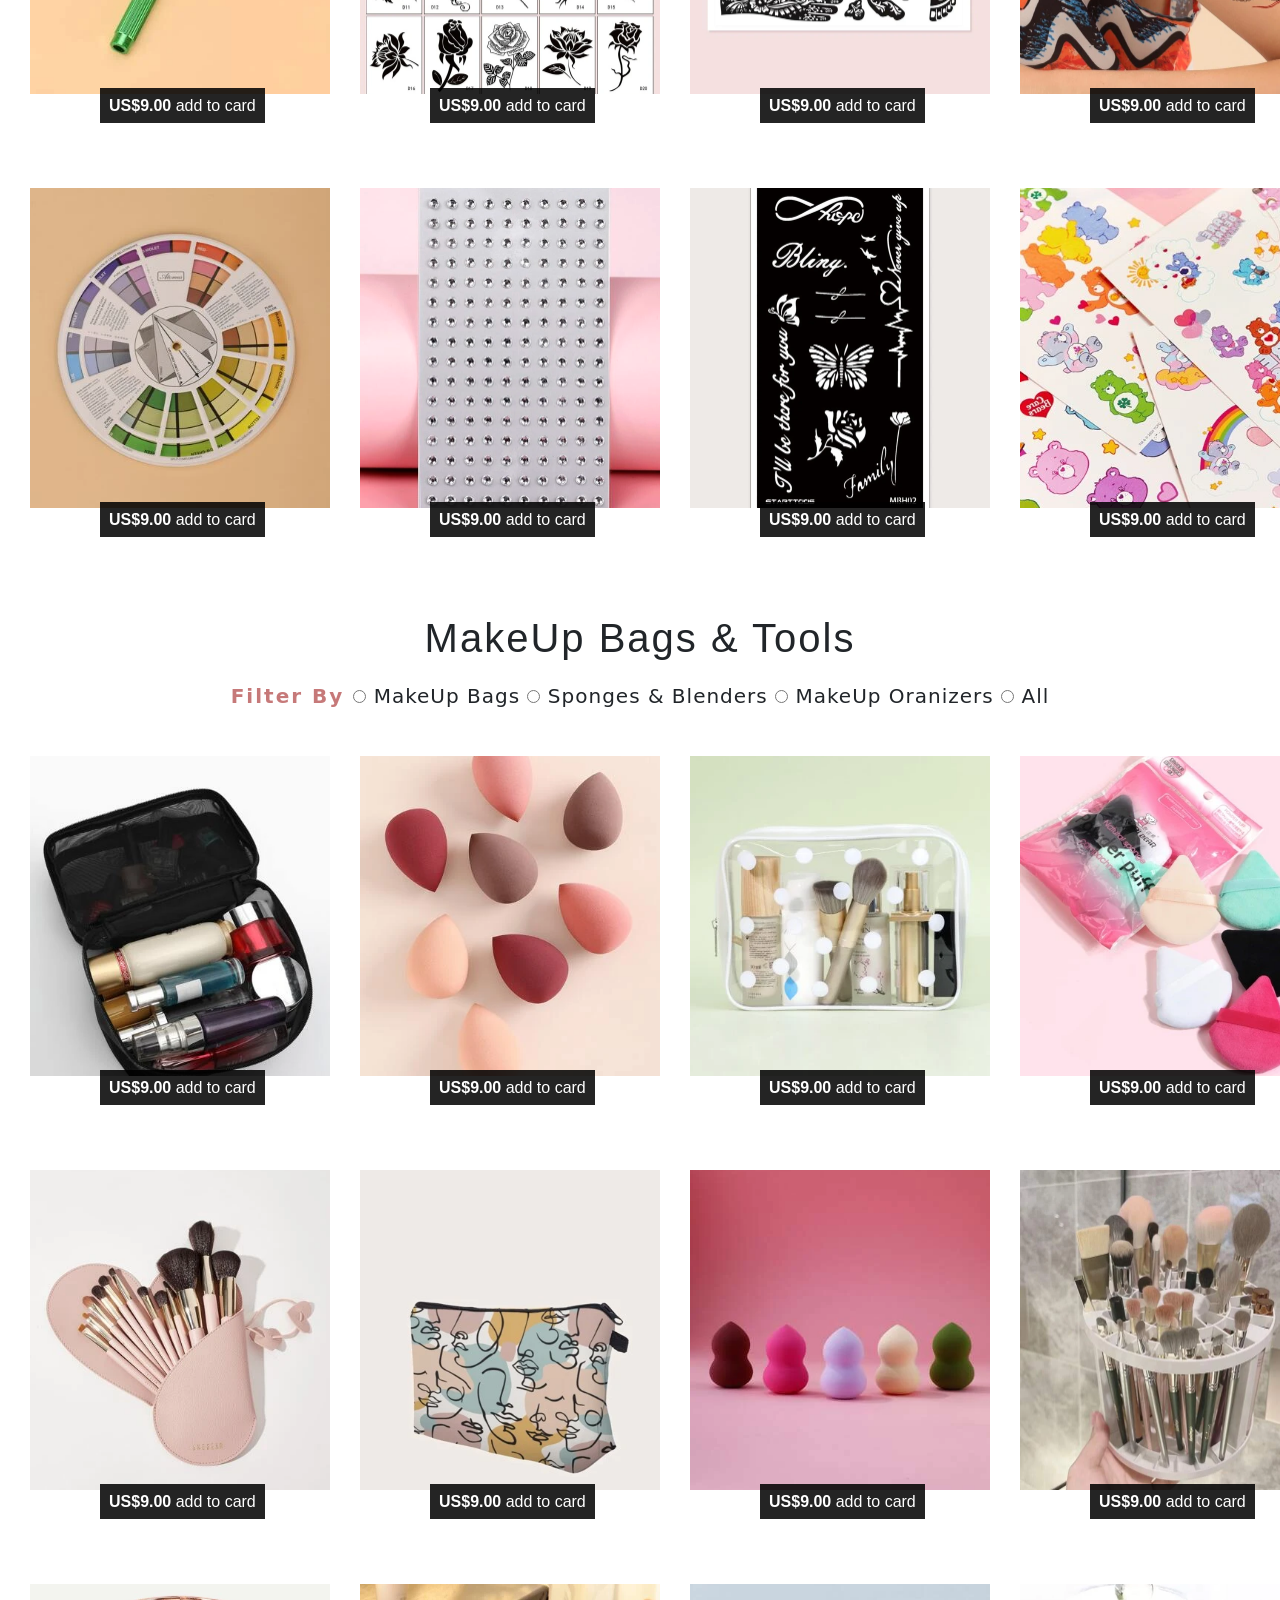
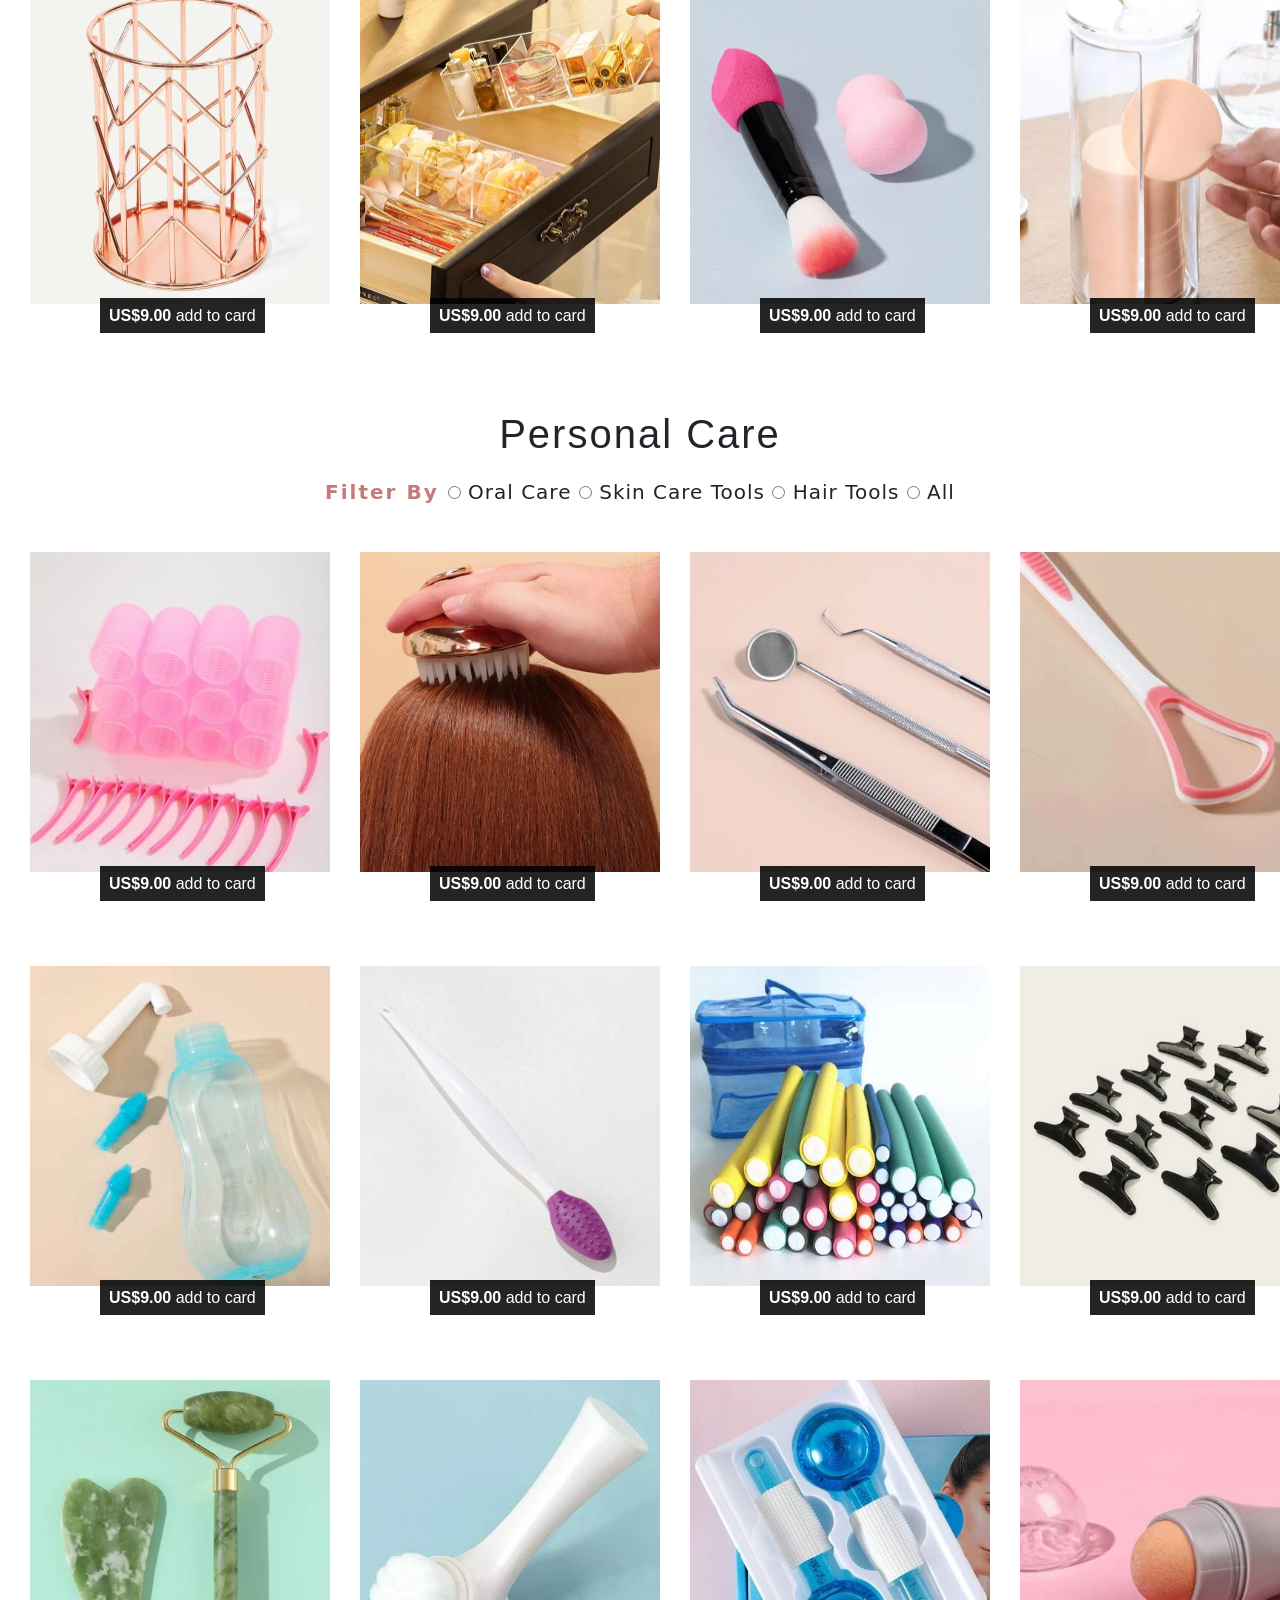
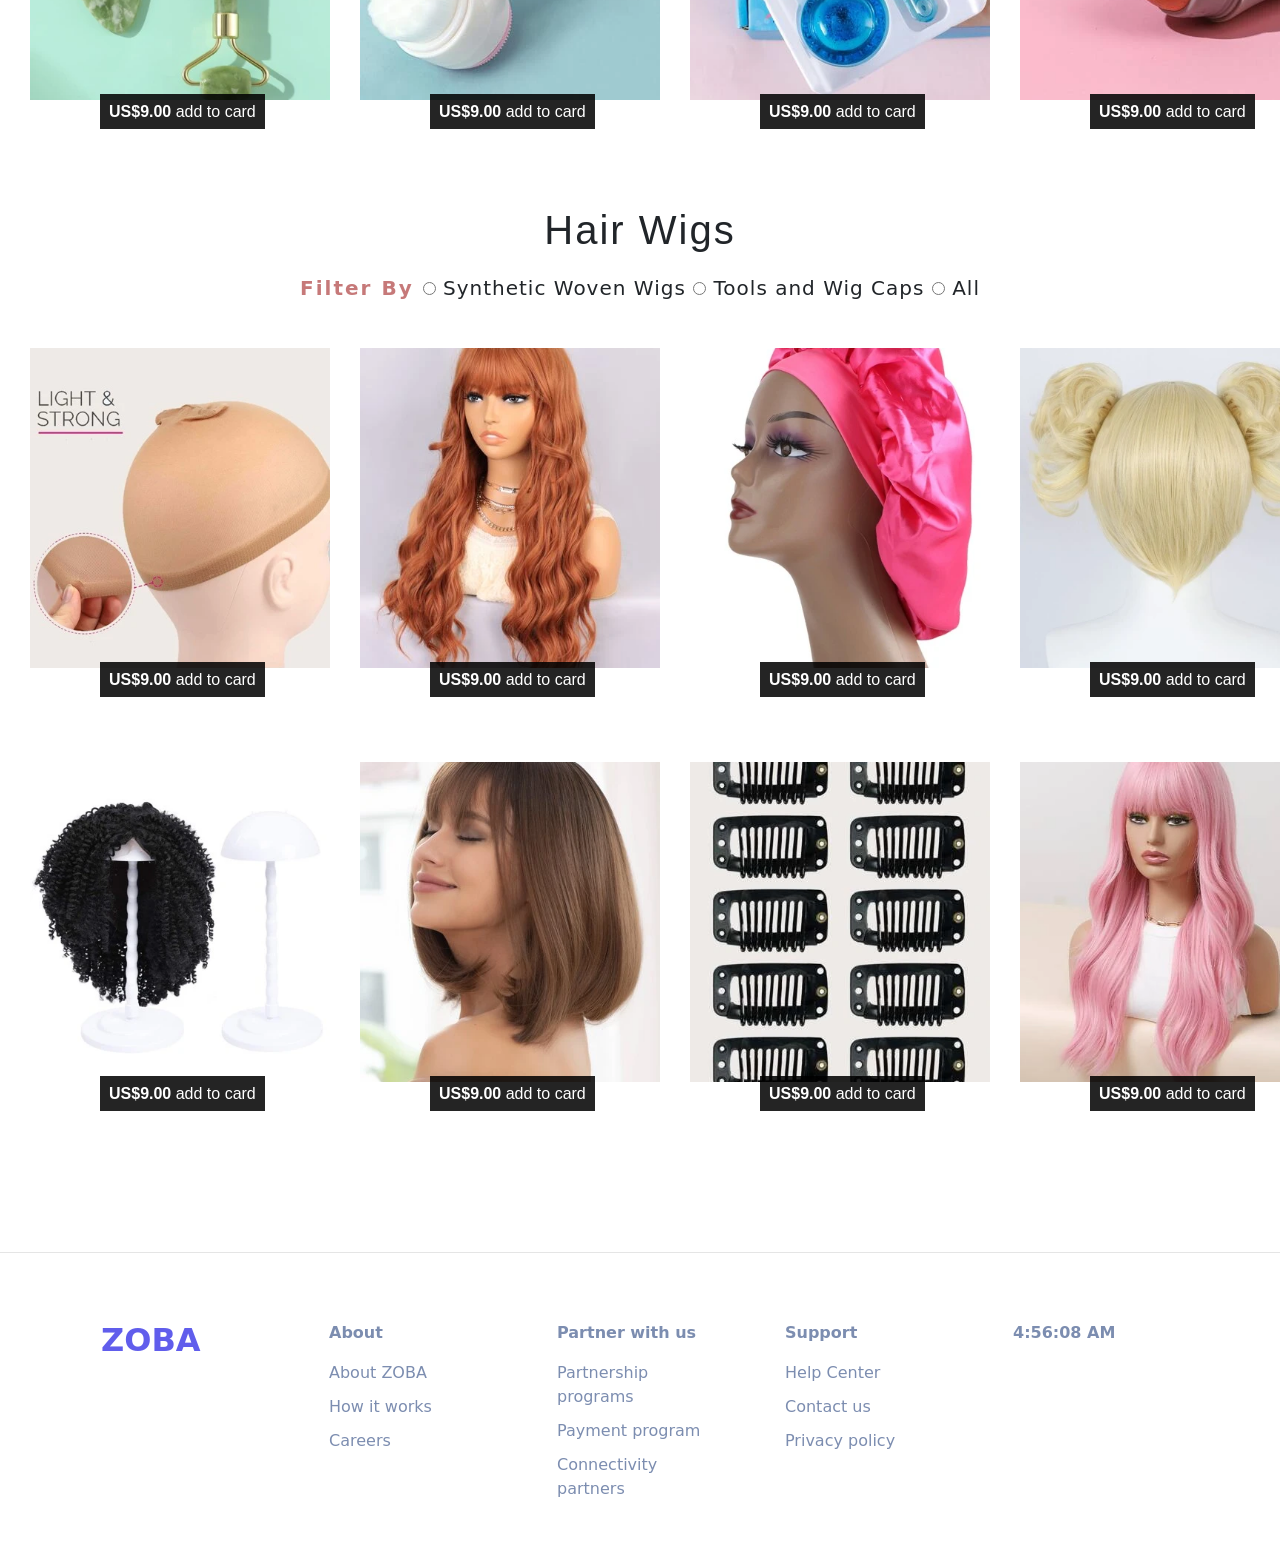
<file: Beauty.html>
<!DOCTYPE>
<html lang="en">
    <head>
        <title>Zoba</title>
        <meta name="viewport" content="width=device-width, initial-scale=1">
        <link rel="stylesheet" href="https://cdn.jsdelivr.net/npm/bootstrap@5.1.3/dist/css/bootstrap.min.css"/>
        <link href="styleBeauty.css" rel="stylesheet">
        <link href="footer.css" rel="stylesheet">
    </head>
    <body>
    <!-- ==============header ==================-->
        <header>
            <ul>
                <li><a href="index.html">WOMEN</a></li>
                <li><a href="kids.html">KIDS</a></li>
                <li><a href="home.html">HOME</a></li>
                <li><a href="men.html">MEN</a></li>
                <li><a href="Beauty.html">BEAUTY</a></li>
                <li id="brand-name">ZOBA</li>
                <li><input type="search" id="search" name="search" placeholder="shoes">
                <li id="register"><a href="Sign-in.html"><img src="Beauty_images/People-Icon-File.png" alt="people-icon"></a> <a href="Sign-in.html">Sign in/Register</a> </li>
            </ul>
        </header>

    <!-- ==============Main Part ==================-->
        <section id="mainPart">
            <div>Now You Can Buy Every Thing From Your Home!</div>
            <img src="Beauty_images//142b6faf3301d2a8847b206003ab29f0.jpg" alt="welcome img">
            
        </section><br><br>

    <!-- ==============Offers ==================-->
        <section id="offers">
            <a href="">
                <img src="Beauty_images/1659925623db057343f002046746dd7f5027352c56.png" id="imageOffers" alt="offers">
            </a>
        </section><br>

    <!-- ==============Offers content ==================-->
        <section id="offersContent">
            <div class="slideshow-container">
                <div class="mySlides">
                    <div class="slide">
                        <img src="Beauty_images/sales/1.jpg" alt="sale1">
                        <div class="offer-price">-80%</div>
                    </div>
                    <div class="slide">
                        <img src="Beauty_images/sales/2.jpg" alt="sale2">
                        <div class="offer-price">-75%</div>
                    </div>
                    <div class="slide">
                        <img src="Beauty_images/sales/3.webp" alt="sale3">
                        <div class="offer-price">-20%</div>
                    </div>
                    <div class="slide">
                        <img src="Beauty_images/sales/4.jpg" alt="sale4">
                        <div class="offer-price">-15%</div>
                    </div>
                    <div class="slide">
                        <img src="Beauty_images/sales/6.jpeg" alt="sale5">
                        <div class="offer-price">-30%</div>
                    </div>
                </div>

                <div class="mySlides">
                    <div class="slide">
                        <img src="Beauty_images/sales/7.webp" alt="sale6">
                        <div class="offer-price">-12%</div>
                    </div>
                    <div class="slide">
                        <img src="Beauty_images/sales/8.webp" alt="sale7">
                        <div class="offer-price">-5%</div>
                    </div>
                    <div class="slide">
                        <img src="Beauty_images/sales/9.webp" alt="sale8">
                        <div class="offer-price">-15%</div>
                    </div>
                    <div class="slide">
                        <img src="Beauty_images/sales/10.webp" alt="sale9">
                        <div class="offer-price">-80%</div>
                    </div>
                    <div class="slide">
                        <img src="Beauty_images/sales/11.webp" alt="sale10">
                        <div class="offer-price">-70%</div>
                    </div>
                </div>

                <div class="mySlides ">
                    <div class="slide">
                        <img src="Beauty_images/sales/12.webp" alt="sale11">
                        <div class="offer-price">-10%</div>
                    </div>
                    <div class="slide">
                        <img src="Beauty_images/sales/13.webp" alt="sale12">
                        <div class="offer-price">-40%</div>
                    </div>
                    <div class="slide">
                        <img src="Beauty_images/sales/14.webp" alt="sale13">
                        <div class="offer-price">-20%</div>
                    </div>
                    <div class="slide">
                        <img src="Beauty_images/sales/15.webp" alt="sale14">
                        <div class="offer-price">-%35</div>
                    </div>
                    <div class="slide">
                        <img src="Beauty_images/sales/16.webp" alt="sale15">
                        <div class="offer-price">-20%</div>
                    </div>

                </div>

                <a class="prev" onclick="plusSlides(-1)">&#10094;</a>
                <a class="next" onclick="plusSlides(1)">&#10095;</a>
                <br>
            </div>
        </section><br><br>

    <!-- ==============categories Part ==================-->
        <section id="categories">
            <h1>Shop By Categories</h1><br>
            <div id="categories-container">
                <div class="categories-items">
                    <a href="#MakeUp Brushes"><img src="Beauty_images/1.webp" alt="MakeUp Brushes"></a>
                    <a href="#MakeUp Brushes" class="categories-title">MakeUp Brushes</a>
                </div>
                <div class="categories-items">
                    <a href="#EyeLashes"><img src="Beauty_images/5.webp" alt="EyeLashes"></a>
                    <a href="#EyeLashes" class="categories-title">EyeLashes</a>
                </div>
                <div class="categories-items">
                    <a href="#Nail Art & Tools"><img src="Beauty_images/6.webp" alt="Nail Art & Tools"></a>
                    <a href="#Nail Art & Tools" class="categories-title">Nail Art & Tools</a>
                </div>
                <div class="categories-items">
                    <a href="#Tattoos & Body Arts"><img src="Beauty_images/4.webp" alt="Tattoos & Body Arts "></a>
                    <a href="#Tattoos & Body Arts" class="categories-title">Tattoos & Body Arts</a>
                </div>
                <div class="categories-items">
                    <a href="#MakeUp Bags & Tools"><img src="Beauty_images/7.webp" alt="MakeUp Bags & Tools "></a>
                    <a href="#MakeUp Bags & Tools" class="categories-title">MakeUp Bags & Tools </a>
                </div>
                <div class="categories-items">
                    <a href="#Personal Care & Hair Wigs"><img src="Beauty_images/2.webp" alt="Personal Care & Hair Wigs"></a>
                    <a href="#Personal Care & Hair Wigs" class="categories-title">Personal Care & Hair Wigs</a>
                </div>
            </div>
        </section><br><br><br><br>

        <img src="Beauty_images/background.webp" width="100%" alt="breakimg"><br><br><br>

    <!-- ==============MakeUp Brushes Part ==================-->
        <section id="MakeUp Brushes">
            <h1 class="Beauty-titles">MakeUp Brushes</h1>
            <div class="filter">
                <form>
                    <span>Filter By </span>
                    <input type="radio" value="Brushes Sets" id="BrushesSet" name="MakeUp Brushes"> Brushes Sets
                    <input type="radio" value="Eye & Lip Brushes " id="EyeAndLipBrush" name="MakeUp Brushes"> Eye & Lip Brushes
                    <input type="radio" value="Face Brushes & Brushes Accessory" id="FaceBrushesAndBrushesAccessory" name="MakeUp Brushes"> Face Brushes & Brushes Accessories
                    <input type="radio" value="ALLMakeUpBrushes" id="ALLMakeUpBrush" name="MakeUp Brushes"> All
                </form>
            </div>
            <div class="Beauty-grid">
                <div class="BrushesSets">
                    <img src="Beauty_images/MakeUp Brushes/Brushes Sets/1.webp" alt="MakeUp Brushes">
                    <a href="" class="Beauty-prices"><span>US$9.00</span> add to card</a>
                </div>
                <div class="BrushesSets">
                    <img src="Beauty_images/MakeUp Brushes/Brushes Sets/2.webp" alt="MakeUp Brushes">
                    <a href="" class="Beauty-prices"><span>US$9.00</span> add to card</a>
                </div>
                <div class="EyeAndLipBrushes">
                    <img src="Beauty_images/MakeUp Brushes/Eye _ Lip Brushes/1.webp" alt="MakeUp Brushes">
                    <a href="" class="Beauty-prices"><span>US$9.00</span> add to card</a>
                </div>
                <div class="BrushesSets">
                    <img src="Beauty_images/MakeUp Brushes/Brushes Sets/3.webp" alt="MakeUp Brushes">
                    <a href="" class="Beauty-prices"><span>US$9.00</span> add to card</a>
                </div>
                <div class="EyeAndLipBrushes">
                    <img src="Beauty_images/MakeUp Brushes/Eye _ Lip Brushes/2.webp" alt="MakeUp Brushes">
                    <a href="" class="Beauty-prices"><span>US$9.00</span> add to card</a>
                </div>
                <div class="FaceBrushesAndBrushesAccessories">
                    <img src="Beauty_images/MakeUp Brushes/Face Brushes _ Brushes Accessories/1.webp" alt="MakeUp Brushes">
                    <a href="" class="Beauty-prices"><span>US$9.00</span> add to card</a>
                </div>
                <div class="FaceBrushesAndBrushesAccessories">
                    <img src="Beauty_images/MakeUp Brushes/Face Brushes _ Brushes Accessories/2.webp" alt="MakeUp Brushes">
                    <a href="" class="Beauty-prices"><span>US$9.00</span> add to card</a>
                </div>
                <div class="EyeAndLipBrushes">
                    <img src="Beauty_images/MakeUp Brushes/Eye _ Lip Brushes/3.webp" alt="MakeUp Brushes">
                    <a href="" class="Beauty-prices"><span>US$9.00</span> add to card</a>
                </div>
                <div class="FaceBrushesAndBrushesAccessories">
                    <img src="Beauty_images/MakeUp Brushes/Face Brushes _ Brushes Accessories/3.webp" alt="MakeUp Brushes">
                    <a href="" class="Beauty-prices"><span>US$9.00</span> add to card</a>
                </div>
                <div class="BrushesSets">
                    <img src="Beauty_images/MakeUp Brushes/Brushes Sets/4.webp" alt="MakeUp Brushes">
                    <a href="" class="Beauty-prices"><span>US$9.00</span> add to card</a>
                </div>
                <div class="EyeAndLipBrushes">
                    <img src="Beauty_images/MakeUp Brushes/Eye _ Lip Brushes/4.webp"alt="MakeUp Brushes">
                    <a href="" class="Beauty-prices"><span>US$9.00</span> add to card</a>
                </div>
                <div class="FaceBrushesAndBrushesAccessories">
                    <img src="Beauty_images/MakeUp Brushes/Face Brushes _ Brushes Accessories/4.webp" alt="MakeUp Brushes">
                    <a href="" class="Beauty-prices"><span>US$9.00</span> add to card</a>
                </div>
            </div>
        </section><br><br><br><br>

    <!-- ==============EyeLashes Part ==================-->
        <section id="EyeLashes">
            <h1 class="Beauty-titles">EyeLashes</h1>
            <div class="filter">
                <form>
                    <span>Filter By </span>
                    <input type="radio" value="False Eye Lashes" id="FalseEyeLashes" name="EyeLashes"> False Eye Lashes
                    <input type="radio" value="EyeLashes Tools" id="EyeLashesTools" name="EyeLashes"> EyeLashes Tools
                    <input type="radio" value="EyeLashesAllEyeLashes" id="AllEyeLashes" name="EyeLashes"> All
                </form>
            </div>
            <div class="Beauty-grid">
                <div class="FalseEyeLashes">
                    <img src="Beauty_images/EyeLashes/False Eye Lashes/1.webp" alt="EyeLashes">
                    <a href="" class="Beauty-prices"><span>US$9.00</span> add to card</a>
                </div>
                <div class="EyeLashesTools">
                    <img src="Beauty_images/EyeLashes/EyeLashes Tools/1.webp" alt="EyeLashes">
                    <a href="" class="Beauty-prices"><span>US$9.00</span> add to card</a>
                </div>
                <div class="FalseEyeLashes">
                    <img src="Beauty_images/EyeLashes/False Eye Lashes/2.webp" alt="EyeLashes">
                    <a href="" class="Beauty-prices"><span>US$9.00</span> add to card</a>
                </div>
                <div class="EyeLashesTools">
                    <img src="Beauty_images/EyeLashes/EyeLashes Tools/2.webp" alt="EyeLashes">
                    <a href="" class="Beauty-prices"><span>US$9.00</span> add to card</a>
                </div>
                <div class="FalseEyeLashes">
                    <img src="Beauty_images/EyeLashes/False Eye Lashes/3.webp" alt="EyeLashes">
                    <a href="" class="Beauty-prices"><span>US$9.00</span> add to card</a>
                </div>
                <div class="FalseEyeLashes">
                    <img src="Beauty_images/EyeLashes/False Eye Lashes/4.webp" alt="EyeLashes">
                    <a href="" class="Beauty-prices"><span>US$9.00</span> add to card</a>
                </div>
            
                <div class="EyeLashesTools">
                    <img src="Beauty_images/EyeLashes/EyeLashes Tools/3.webp" alt="EyeLashes">
                    <a href="" class="Beauty-prices"><span>US$9.00</span> add to card</a>
                </div>
                
                <div class="EyeLashesTools">
                    <img src="Beauty_images/EyeLashes/EyeLashes Tools/4.webp" alt="EyeLashes">
                    <a href="" class="Beauty-prices"><span>US$9.00</span> add to card</a>
                </div>
            </div>
        </section><br><br><br><br>

    <!-- ==============Nail Art & Tools Part ==================-->
        <section id="Nail Art & Tools">
            <h1 class="Beauty-titles">Nail Art & Tools</h1>
            <div class="filter">
                <form>
                    <span>Filter By </span>
                    <input type="radio" value="Press On Nails" id="PressOnNails" name="Nail Art & Tools"> Press On Nails
                    <input type="radio" value="Nail Art Equipments" id="NailArtEquipments" name="Nail Art & Tools">Nail Art Equipments
                    <input type="radio" value="Nail Art Tools" id="NailArtTools" name="Nail Art & Tools"> Nail Art Tools
                    <input type="radio" value="ALLNail" id="ALLNail" name="Nail Art & Tools"> All
                </form>
            </div>
            <div class="Beauty-grid">
                <div class="PressOnNails">
                    <img src="Beauty_images/Nail Art _ Tools/Press On Nails/1.webp" alt="Nail Art & Tools">
                    <a href="" class="Beauty-prices"><span>US$9.00</span> add to card</a>
                </div>
                <div class="NailArtTools">
                    <img src="Beauty_images/Nail Art _ Tools/Nail Art Tools/1.webp" alt="Nail Art & Tools">
                    <a href="" class="Beauty-prices"><span>US$9.00</span> add to card</a>
                </div>
                <div class="PressOnNails">
                    <img src="Beauty_images/Nail Art _ Tools/Press On Nails/2.webp" alt="Nail Art & Tools">
                    <a href="" class="Beauty-prices"><span>US$9.00</span> add to card</a>
                </div>
                <div class="NailArtTools">
                    <img src="Beauty_images/Nail Art _ Tools/Nail Art Tools/2.webp" alt="Nail Art & Tools">
                    <a href="" class="Beauty-prices"><span>US$9.00</span> add to card</a>
                </div>
                <div class="PressOnNails">
                    <img src="Beauty_images/Nail Art _ Tools/Press On Nails/3.webp" alt="Nail Art & Tools">
                    <a href="" class="Beauty-prices"><span>US$9.00</span> add to card</a>
                </div>
                <div class="PressOnNails">
                    <img src="Beauty_images/Nail Art _ Tools/Press On Nails/4.webp" alt="Nail Art & Tools">
                    <a href="" class="Beauty-prices"><span>US$9.00</span> add to card</a>
                </div>
                <div class="NailArtTools">
                    <img src="Beauty_images/Nail Art _ Tools/Nail Art Tools/3.webp" alt="Nail Art & Tools">
                    <a href="" class="Beauty-prices"><span>US$9.00</span> add to card</a>
                </div>
                <div class="NailArtEquipments">
                    <img src="Beauty_images/Nail Art _ Tools/Nail Art Equipments/1.webp" alt="Nail Art & Tools">
                    <a href="" class="Beauty-prices"><span>US$9.00</span> add to card</a>
                </div>
                <div class="NailArtEquipments">
                    <img src="Beauty_images/Nail Art _ Tools/Nail Art Equipments/2.webp" alt="Nail Art & Tools">
                    <a href="" class="Beauty-prices"><span>US$9.00</span> add to card</a>
                </div>
                <div class="NailArtEquipments">
                    <img src="Beauty_images/Nail Art _ Tools/Nail Art Equipments/3.webp" alt="Nail Art & Tools">
                    <a href="" class="Beauty-prices"><span>US$9.00</span> add to card</a>
                </div>
                <div class="NailArtTools">
                    <img src="Beauty_images/Nail Art _ Tools/Nail Art Tools/4.webp" alt="Nail Art & Tools">
                    <a href="" class="Beauty-prices"><span>US$9.00</span> add to card</a>
                </div>
                <div class="NailArtEquipments">
                    <img src="Beauty_images/Nail Art _ Tools/Nail Art Equipments/4.webp" alt="Nail Art & Tools">
                    <a href="" class="Beauty-prices"><span>US$9.00</span> add to card</a>
                </div>
            </div>
        </section><br><br><br><br>

    <!-- ==============Tattoos & Body Arts Part ==================-->
        <section id="Tattoos & Body Arts">
            <h1 class="Beauty-titles">Tattoos & Body Arts</h1>
            <div class="filter">
                <form>
                    <span>Filter By </span>
                    <input type="radio" value="Temporary Tattoos" id="TemporaryTattoos" name="Tattoos & Body Arts"> Temporary Tattoos
                    <input type="radio" value="Tattoos Stencils & Accessories" id="TattoosStencilsAndAccessories" name="Tattoos & Body Arts"> Tattoos Stencils & Accessories
                    <input type="radio" value="AllBODY" id="AllBODY" name="Tattoos & Body Arts"> All
                </form>
            </div>
            <div class="Beauty-grid">
                <div class="TattoosStencilsandAccessories">
                    <img src="Beauty_images/Tattoos _ Body Arts/Tattoos Stencils _ Accessories/1.webp" alt="Tattoos & Body Arts">
                    <a href="" class="Beauty-prices"><span>US$9.00</span> add to card</a>
                </div>
                <div class="TemporaryTattoos">
                    <img src="Beauty_images/Tattoos _ Body Arts/Temporary Tattoos/1.webp" alt="Tattoos & Body Arts">
                    <a href="" class="Beauty-prices"><span>US$9.00</span> add to card</a>
                </div>
                <div class="TattoosStencilsandAccessories">
                    <img src="Beauty_images/Tattoos _ Body Arts/Tattoos Stencils _ Accessories/2.webp" alt="Tattoos & Body Arts">
                    <a href="" class="Beauty-prices"><span>US$9.00</span> add to card</a>
                </div>
                <div class="TemporaryTattoos">
                    <img src="Beauty_images/Tattoos _ Body Arts/Temporary Tattoos/2.webp" alt="Tattoos & Body Arts">
                    <a href="" class="Beauty-prices"><span>US$9.00</span> add to card</a>
                </div>
                <div class="TattoosStencilsandAccessories">
                    <img src="Beauty_images/Tattoos _ Body Arts/Tattoos Stencils _ Accessories/3.webp" alt="Tattoos & Body Arts">
                    <a href="" class="Beauty-prices"><span>US$9.00</span> add to card</a>
                </div>
                <div class="TemporaryTattoos">
                    <img src="Beauty_images/Tattoos _ Body Arts/Temporary Tattoos/3.webp" alt="Tattoos & Body Arts">
                    <a href="" class="Beauty-prices"><span>US$9.00</span> add to card</a>
                </div>
                <div class="TattoosStencilsandAccessories">
                    <img src="Beauty_images/Tattoos _ Body Arts/Tattoos Stencils _ Accessories/4.webp" alt="Tattoos & Body Arts">
                    <a href="" class="Beauty-prices"><span>US$9.00</span> add to card</a>
                </div>
                <div class="TemporaryTattoos">
                    <img src="Beauty_images/Tattoos _ Body Arts/Temporary Tattoos/4.webp" alt="Tattoos & Body Arts">
                    <a href="" class="Beauty-prices"><span>US$9.00</span> add to card</a>
                </div>
            </div>

        </section><br><br><br><br>

    <!-- ==============MakeUp Bags & Tools Part ==================-->
        <section id="MakeUp Bags & Tools">
            <h1 class="Beauty-titles">MakeUp Bags & Tools</h1>
            <div class="filter">
                <form>
                    <span>Filter By </span>
                    <input type="radio" value="MakeUp Bags" id="MakeUpBags" name="MakeUp Bags & Tools"> MakeUp Bags
                    <input type="radio" value="Sponges & Blenders" id="SpongesAndBlenders" name="MakeUp Bags & Tools"> Sponges & Blenders
                    <input type="radio" value="MakeUp Organizers" id="MakeUpOrganizers" name="MakeUp Bags & Tools"> MakeUp Oranizers
                    <input type="radio" value="ALLMakeUpBags" id="ALLMakeUpBags" name="MakeUp Bags & Tools"> All

                </form>
            </div>
            <div class="Beauty-grid">
                <div class="MakeUpBags">
                    <img src="Beauty_images/MakeUp Bags _ Tools/MakeUp Bags/1.webp" alt="makeupbags">
                    <a href="" class="Beauty-prices"><span>US$9.00</span> add to card</a>
                </div>
                <div class="SpongesAndBlenders">
                    <img src="Beauty_images/MakeUp Bags _ Tools/Sponges _ Blenders/1.webp" alt="makeupbags">
                    <a href="" class="Beauty-prices"><span>US$9.00</span> add to card</a>
                </div>
                <div class="MakeUpBags">
                    <img src="Beauty_images/MakeUp Bags _ Tools/MakeUp Bags/2.webp" alt="makeupbags">
                    <a href="" class="Beauty-prices"><span>US$9.00</span> add to card</a>
                </div>
                <div class="SpongesAndBlenders">
                    <img src="Beauty_images/MakeUp Bags _ Tools/Sponges _ Blenders/2.webp" alt="makeupbags">
                    <a href="" class="Beauty-prices"><span>US$9.00</span> add to card</a>
                </div>
                <div class="MakeUpBags">
                    <img src="Beauty_images/MakeUp Bags _ Tools/MakeUp Bags/3.webp" alt="makeupbags">
                    <a href="" class="Beauty-prices"><span>US$9.00</span> add to card</a>
                </div>
                <div class="MakeUpBags">
                    <img src="Beauty_images/MakeUp Bags _ Tools/MakeUp Bags/4.webp" alt="makeupbags">
                    <a href="" class="Beauty-prices"><span>US$9.00</span> add to card</a>
                </div>
                <div class="SpongesAndBlenders">
                    <img src="Beauty_images/MakeUp Bags _ Tools/Sponges _ Blenders/3.webp" alt="makeupbags">
                    <a href="" class="Beauty-prices"><span>US$9.00</span> add to card</a>
                </div>
                <div class="MakeUpOrganizers">
                    <img src="Beauty_images/MakeUp Bags _ Tools/MakeUp Oranizers/1.webp" alt="makeupbags">
                    <a href="" class="Beauty-prices"><span>US$9.00</span> add to card</a>
                </div>
                <div class="MakeUpOrganizers">
                    <img src="Beauty_images/MakeUp Bags _ Tools/MakeUp Oranizers/2.webp" alt="makeupbags">
                    <a href="" class="Beauty-prices"><span>US$9.00</span> add to card</a>
                </div>
                <div class="MakeUpOrganizers">
                    <img src="Beauty_images/MakeUp Bags _ Tools/MakeUp Oranizers/3.webp" alt="makeupbags">
                    <a href="" class="Beauty-prices"><span>US$9.00</span> add to card</a>
                </div>
                <div class="SpongesAndBlenders">
                    <img src="Beauty_images/MakeUp Bags _ Tools/Sponges _ Blenders/4.webp" alt="makeupbags">
                    <a href="" class="Beauty-prices"><span>US$9.00</span> add to card</a>
                </div>
                <div class="MakeUpOrganizers">
                    <img src="Beauty_images/MakeUp Bags _ Tools/MakeUp Oranizers/4.webp" alt="makeupbags">
                    <a href="" class="Beauty-prices"><span>US$9.00</span> add to card</a>
                </div>

            </div>
        </section><br><br><br><br>

    <!-- ==============Personal Care part==================-->
        <section id="Personal Care">
            <h1 class="Beauty-titles">Personal Care</h1>
            <div class="filter">
                <form>
                    <span>Filter By </span>
                    <input type="radio" value="Oral Care" id="OralCare" name="Personal Care"> Oral Care
                    <input type="radio" value="Skin Care Tools" id="SkinCareTools" name="Personal Care"> Skin Care Tools
                    <input type="radio" value="Hair Tools" id="HairTools" name="Personal Care"> Hair Tools
                    <input type="radio" value="ALLPersonalCare" id="ALLPersonalCare" name="Personal Care"> All
                </form>
            </div>
            <div class="Beauty-grid">
                <div class="HairTools">
                    <img src="Beauty_images/Personal Care/Hair Tools/1.webp" alt="Personal Care">
                    <a href="" class="Beauty-prices"><span>US$9.00</span> add to card</a>
                </div>
                <div class="HairTools">
                    <img src="Beauty_images/Personal Care/Hair Tools/2.webp" alt="Personal Care">
                    <a href="" class="Beauty-prices"><span>US$9.00</span> add to card</a>
                </div>
                <div class="OralCare">
                    <img src="Beauty_images/Personal Care/Oral Care/1.webp" alt="Personal Care">
                    <a href="" class="Beauty-prices"><span>US$9.00</span> add to card</a>
                </div>
                <div class="OralCare">
                    <img src="Beauty_images/Personal Care/Oral Care/2.webp" alt="Personal Care">
                    <a href="" class="Beauty-prices"><span>US$9.00</span> add to card</a>
                </div>
                <div class="OralCare">
                    <img src="Beauty_images/Personal Care/Oral Care/3.webp" alt="Personal Care">
                    <a href="" class="Beauty-prices"><span>US$9.00</span> add to card</a>
                </div>
                <div class="OralCare">
                    <img src="Beauty_images/Personal Care/Oral Care/4.webp" alt="Personal Care">
                    <a href="" class="Beauty-prices"><span>US$9.00</span> add to card</a>
                </div>
                <div class="HairTools">
                    <img src="Beauty_images/Personal Care/Hair Tools/3.webp" alt="Personal Care">
                    <a href="" class="Beauty-prices"><span>US$9.00</span> add to card</a>
                </div>
                <div class="HairTools">
                    <img src="Beauty_images/Personal Care/Hair Tools/4.webp" alt="Personal Care">
                    <a href="" class="Beauty-prices"><span>US$9.00</span> add to card</a>
                </div>
                <div class="SkinCareTools">
                    <img src="Beauty_images/Personal Care/Skin Care Tools/1.webp" alt="Personal Care">
                    <a href="" class="Beauty-prices"><span>US$9.00</span> add to card</a>
                </div>
                <div class="SkinCareTools">
                    <img src="Beauty_images/Personal Care/Skin Care Tools/2.webp" alt="Personal Care">
                    <a href="" class="Beauty-prices"><span>US$9.00</span> add to card</a>
                </div>
                <div class="SkinCareTools">
                    <img src="Beauty_images/Personal Care/Skin Care Tools/3.webp" alt="Personal Care">
                    <a href="" class="Beauty-prices"><span>US$9.00</span> add to card</a>
                </div>
                <div class="SkinCareTools">
                    <img src="Beauty_images/Personal Care/Skin Care Tools/4.webp" alt="Personal Care">
                    <a href="" class="Beauty-prices"><span>US$9.00</span> add to card</a>
                </div>
            </div>
        </section><br><br><br><br>
        <!-- ==============Hair Wigs part ==================-->
        <section id="Hair Wigs">
            <h1 class="Beauty-titles">Hair Wigs</h1>
            <div class="filter">
                <form>
                    <span>Filter By </span>
                    <input type="radio" value="Synthetic Woven Wigs" id="SyntheticWovenWigs" name="Hair Wigs"> Synthetic Woven Wigs
                    <input type="radio" value="Tattoos Stencils & Accessories" id="ToolsAndWigCaps" name="Hair Wigs"> Tools and Wig Caps
                    <input type="radio" value="ALLHairWigs" id="ALLHairWigs" name="Hair Wigs"> All
                </form>
            </div>
            <div class="Beauty-grid">
                <div class="ToolsAndWigCaps">
                    <img src="Beauty_images/Hair Wigs/Tools and Wig Caps/1.webp" alt="Hair Wigs">
                    <a href="" class="Beauty-prices"><span>US$9.00</span> add to card</a>
                </div>
                <div class="SyntheticWovenWigs">
                    <img src="Beauty_images/Hair Wigs/Synthetic Woven Wigs/1.webp" alt="Hair Wigs">
                    <a href="" class="Beauty-prices"><span>US$9.00</span> add to card</a>
                </div>
                <div class="ToolsAndWigCaps">
                    <img src="Beauty_images/Hair Wigs/Tools and Wig Caps/2.webp" alt="Hair Wigs">
                    <a href="" class="Beauty-prices"><span>US$9.00</span> add to card</a>
                </div>
                <div class="SyntheticWovenWigs">
                    <img src="Beauty_images/Hair Wigs/Synthetic Woven Wigs/2.webp" alt="Hair Wigs">
                    <a href="" class="Beauty-prices"><span>US$9.00</span> add to card</a>
                </div>
                <div class="ToolsAndWigCaps">
                    <img src="Beauty_images/Hair Wigs/Tools and Wig Caps/3.webp" alt="Hair Wigs">
                    <a href="" class="Beauty-prices"><span>US$9.00</span> add to card</a>
                </div>
                <div class="SyntheticWovenWigs">
                    <img src="Beauty_images/Hair Wigs/Synthetic Woven Wigs/3.webp" alt="Hair Wigs">
                    <a href="" class="Beauty-prices"><span>US$9.00</span> add to card</a>
                </div>
                <div class="ToolsAndWigCaps">
                    <img src="Beauty_images/Hair Wigs/Tools and Wig Caps/4.webp" alt="Hair Wigs">
                    <a href="" class="Beauty-prices"><span>US$9.00</span> add to card</a>
                </div>
                <div class="SyntheticWovenWigs">
                    <img src="Beauty_images/Hair Wigs/Synthetic Woven Wigs/4.webp" alt="Hair Wigs">
                    <a href="" class="Beauty-prices"><span>US$9.00</span> add to card</a>
                </div>
            </div>

        </section><br><br><br><br>

    <!-- ==============java script Part ==================-->
    <script src = "javaScript/Beauty.js"></script>
    <script src = "javaScript/script.js"></script>
    <script src = "javaScript/methods.js"></script>
    <!-- ==============Footer Part ==================-->
        <footer>
            <div class="container">
                <div class="text-center text-md-start mt-5">
                    <div class="row mt-3">
                        <div class="col-md-3 col-lg-4 col-xl-2 mx-auto mb-2">
                            <h2 class="color-primary fw-bolder mb-0">ZOBA</h2>
                        </div>
                        <div class="col-md-2 col-lg-2 col-xl-2 mx-auto mb-2">
                            <p class="color-text fw-bolder">About</p>
                            <ul>
                                <li><a href="" class="color-text">About ZOBA</a></li>
                                <li><a href="" class="color-text">How it works</a></li>
                                <li><a href="" class="color-text">Careers</a></li>
                            </ul>
                        </div>
                        <div class="col-md-3 col-lg-2 col-xl-2 mx-auto mb-2">
                            <p class="color-text fw-bolder">Partner with us</p>
                            <ul>
                                <li><a href="#" class="color-text">Partnership programs</a></li>
                                <li><a href="#" class="color-text">Payment program</a></li>
                                <li><a href="#" class="color-text">Connectivity partners</a></li>
                            </ul>
                        </div>
                        <div class="col-md-3 col-lg-2 col-xl-2 mx-auto mb-2">
                            <p class="color-text fw-bolder">Support</p>
                            <ul>
                                <li><a href="contact.html" class="color-text">Help Center</a></li>
                                <li><a href="contact.html" class="color-text">Contact us</a></li>
                                <li><a href="contact.html" class="color-text">Privacy policy</a></li>
                            </ul>
                        </div>
                        <div class="col-md-3 col-lg-2 col-xl-2 mx-auto mb-4">
                            <p class="color-text fw-bolder" id="clock"></p>
                            <script>
                                var myVar = setInterval(function () {
                                    myTimer();
                                }, 1000);
                                function myTimer() {
                                    var d = new Date();
                                    document.getElementById("clock").innerHTML = d.toLocaleTimeString();
                                }
                            </script>
                        </div>
                    </div>
                </div>
            </div>
        </footer>
    </body>
</html>
</file>
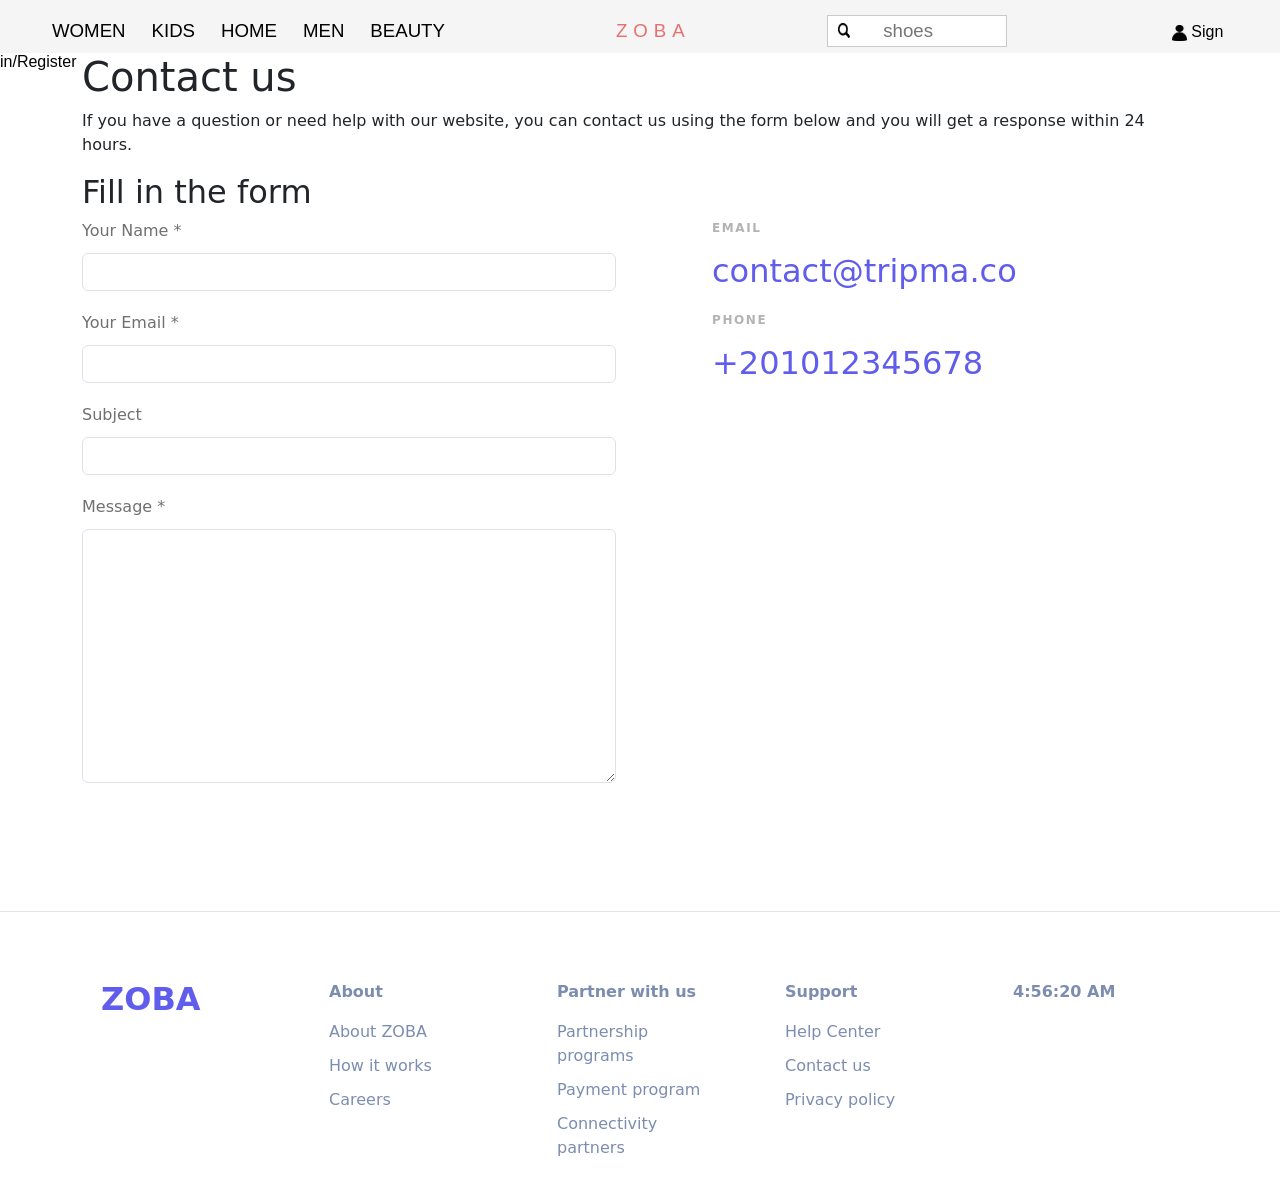
<file: contact.html>
<!DOCTYPE html>
<html lang="en">
    <head>
      <title>Zoba</title>
      <meta name="viewport" content="width=device-width, initial-scale=1">
      <link rel="stylesheet" href="https://cdn.jsdelivr.net/npm/bootstrap@5.1.3/dist/css/bootstrap.min.css"/>
      <link href="style.css" rel="stylesheet">
      <link href="footer.css" rel="stylesheet">
      <style>
        .content header {
          min-height: calc(100vh - 66px);
          background-image: url(../images/hero-text-bg.png);
          background-repeat: no-repeat;
          background-size: cover;
          margin-top: 66px;
          display: flex;
          align-items: center;
          position: relative;
        }
        header h1 {
          color: #fff;
          font-size: 72px;
          font-weight: bold;
          width: 75%;
          line-height: 1.1;
        }
        .header.p {
          color: #fff;
          font-size: 20px;
          max-width: 500px;
          opacity: 0.7;
        }
        section img {
          max-width: 100%;
        }
        .h2 {
          font-weight: bold;
          font-size: 40px;
          line-height: 1.1;
          margin-bottom: 30px;
          color: transparent;
          background-image: url(../images/hero-text-bg.png);
          background-clip: text;
          -webkit-background-clip: text;
        }
        .contact {
          margin-top: 100px;
        }
        form .form-group {
          margin-bottom: 20px;
        }
        form label {
          margin-bottom: 10px;
          color: #707070;
        }
        .contact-info .label {
          font-size: 12px;
          text-transform: uppercase;
          display: block;
          color: #b3b3b3;
          margin-bottom: 10px;
          font-weight: bold;
          letter-spacing: 0.1rem;
        }
        .contact-info a {
          text-decoration: none;
          font-size: 32px;
          color: #605dec;
        }
        .contact h2 {
          font-size: 56px;
        }
      </style>
    </head>
    <body>
      <!-- ============== Header ==================-->
      <header>
        <ul>
          <li><a href="index.html">WOMEN</a></li>
          <li><a href="kids.html">KIDS</a></li>
          <li><a href="home.html">HOME</a></li>
          <li><a href="men.html">MEN</a></li>
          <li><a href="Beauty.html">BEAUTY</a></li>
          <li id="brand-name">ZOBA</li>
          <li><input type="search" id="search" name="search" placeholder="shoes">
          <li id="register"><a href="Sign-in.html"><img src="images/People-Icon-File.png" alt="people-icon"></a> <a href="Sign-in.html">Sign in/Register</a> </li>
        </ul>
      </header>

      <!-- ============== Content ==================-->
      <div class="container">
        <h1>Contact us</h1>
        <p>
          If you have a question or need help with our website, you can
          contact us using the form below and you will get a response within
          24 hours.
        </p>
      </div>
      <div class="container">
        <h2>Fill in the form</h2>
        <div class="row g-5">
          <div class="col">
            <div>
              <form action="#">
                <div class="form-group">
                  <label for="name">Your Name *</label>
                  <input type="text" class="form-control" id="name"/>
                </div>
                <div class="form-group">
                  <label for="email">Your Email *</label>
                  <input type="email" class="form-control" id="email"/>
                </div>
                <div class="form-group">
                  <label for="subject">Subject</label>
                  <input type="text" class="form-control" id="subject"/>
                </div>
                <div class="form-group">
                  <label for="message">Message *</label>
                  <textarea name="message" class="form-control" id="message" cols="30" rows="10"></textarea>
                </div>
                <div class="form-group">
                  <input type="submit" value="Send" class="btn btn-black px-5 text-white"/>
                </div>
              </form>
            </div>
          </div>
          <div class="col">
            <div class="ps-5">
              <div class="contact-info">
                <span class="label">Email</span>
                <p><a href="#">contact@tripma.co</a></p>
              </div>
              <div class="contact-info">
                <span class="label">Phone</span>
                <p><a href="#">+201012345678</a></p>
              </div>
            </div>
          </div>
        </div>
      </div>

      <!-- ============== Footer Part ==================-->
      <footer>
        <div class="container">
          <div class="text-center text-md-start mt-5">
            <div class="row mt-3">
              <div class="col-md-3 col-lg-4 col-xl-2 mx-auto mb-2">
                <h2 class="color-primary fw-bolder mb-0">ZOBA</h2>
              </div>
              <div class="col-md-2 col-lg-2 col-xl-2 mx-auto mb-2">
                <p class="color-text fw-bolder">About</p>
                <ul>
                  <li><a href="#" class="color-text">About ZOBA</a></li>
                  <li><a href="#" class="color-text">How it works</a></li>
                  <li><a href="#" class="color-text">Careers</a></li>
                </ul>
              </div>
              <div class="col-md-3 col-lg-2 col-xl-2 mx-auto mb-2">
                <p class="color-text fw-bolder">Partner with us</p>
                <ul>
                  <li><a href="#" class="color-text">Partnership programs</a></li>
                  <li><a href="#" class="color-text">Payment program</a></li>
                  <li><a href="#" class="color-text">Connectivity partners</a></li>
                </ul>
              </div>
              <div class="col-md-3 col-lg-2 col-xl-2 mx-auto mb-2">
                <p class="color-text fw-bolder">Support</p>
                <ul>
                  <li><a href="contact.html" class="color-text">Help Center</a></li>
                  <li><a href="contact.html" class="color-text">Contact us</a></li>
                  <li><a href="contact.html" class="color-text">Privacy policy</a></li>
                </ul>
              </div>
              <div class="col-md-3 col-lg-2 col-xl-2 mx-auto mb-4">
                <p class="color-text fw-bolder" id="clock"></p>
                <script>
                  var myVar = setInterval(function () {
                    myTimer();
                  }, 1000);
                  function myTimer() {
                    var d = new Date();
                    document.getElementById("clock").innerHTML = d.toLocaleTimeString();
                  }
                </script>
              </div>
            </div>
          </div>
        </div>
      </footer>
    </body>
</html>
</file>
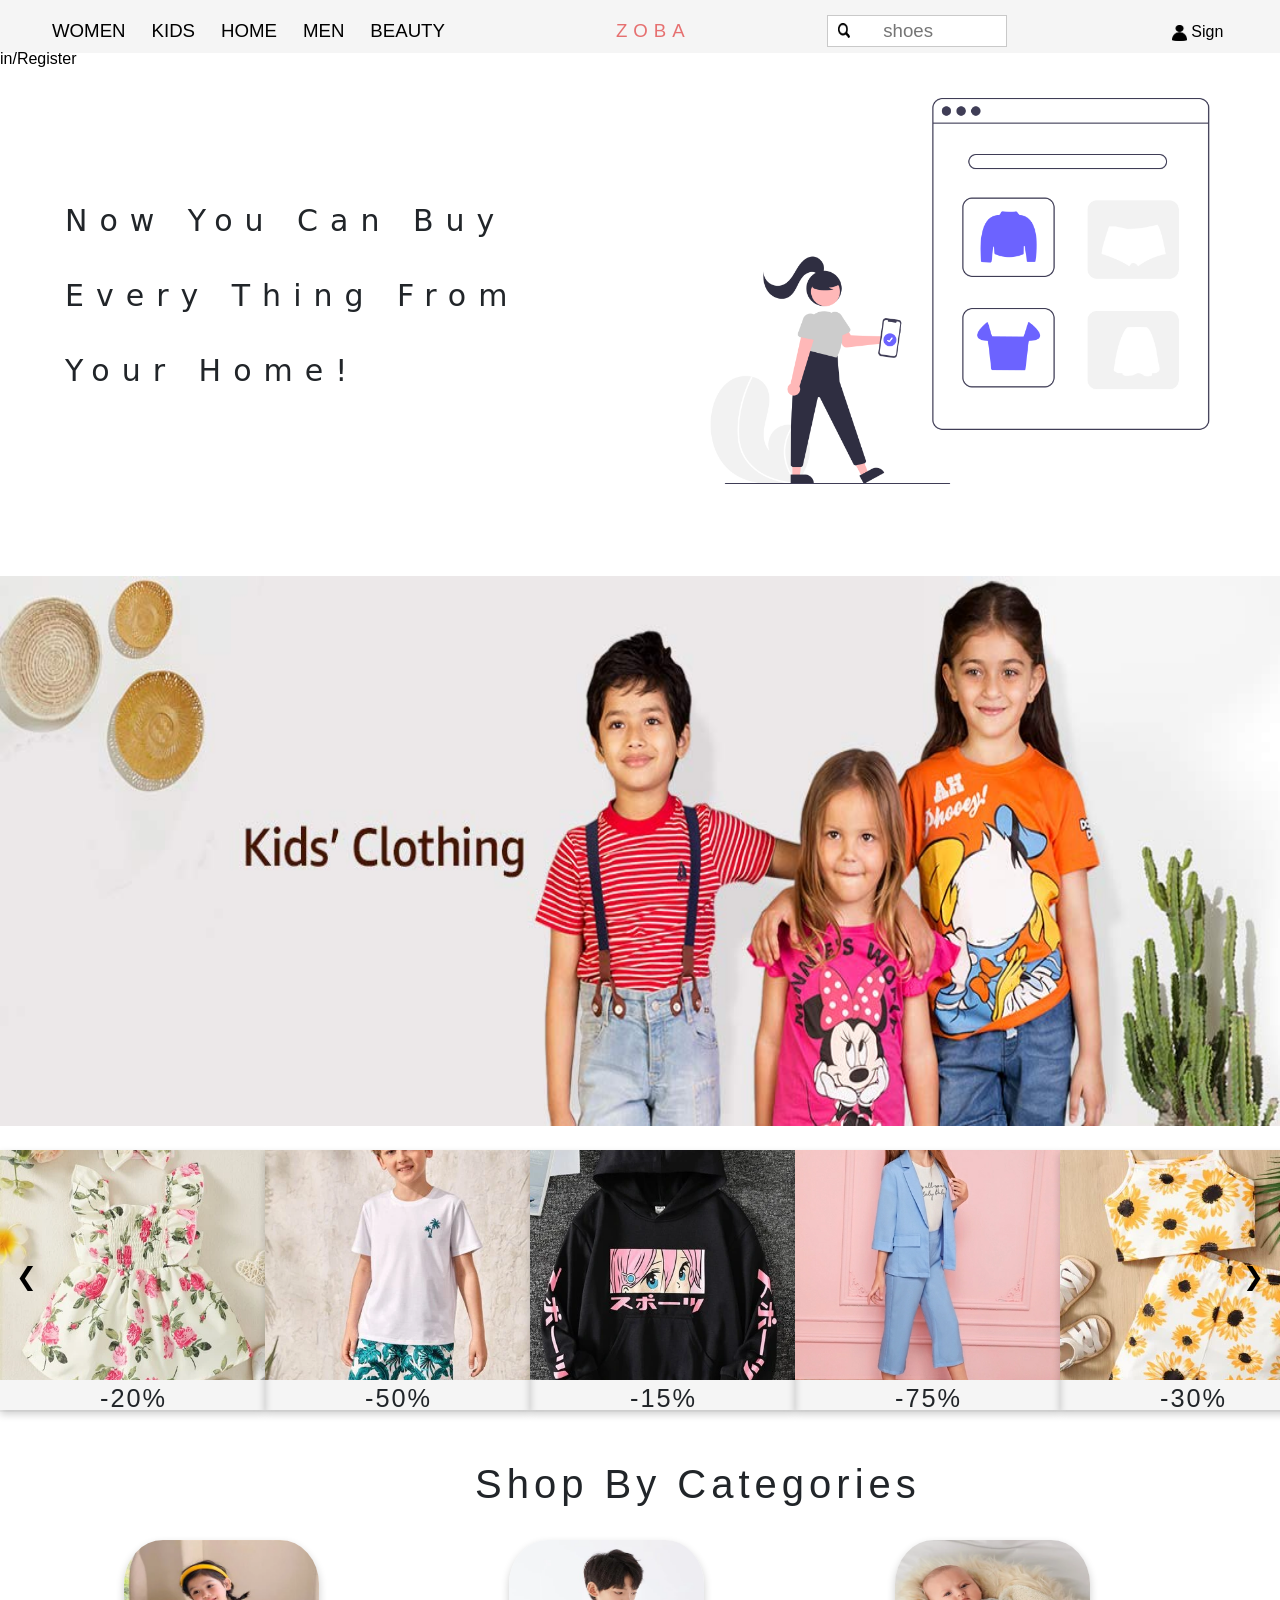
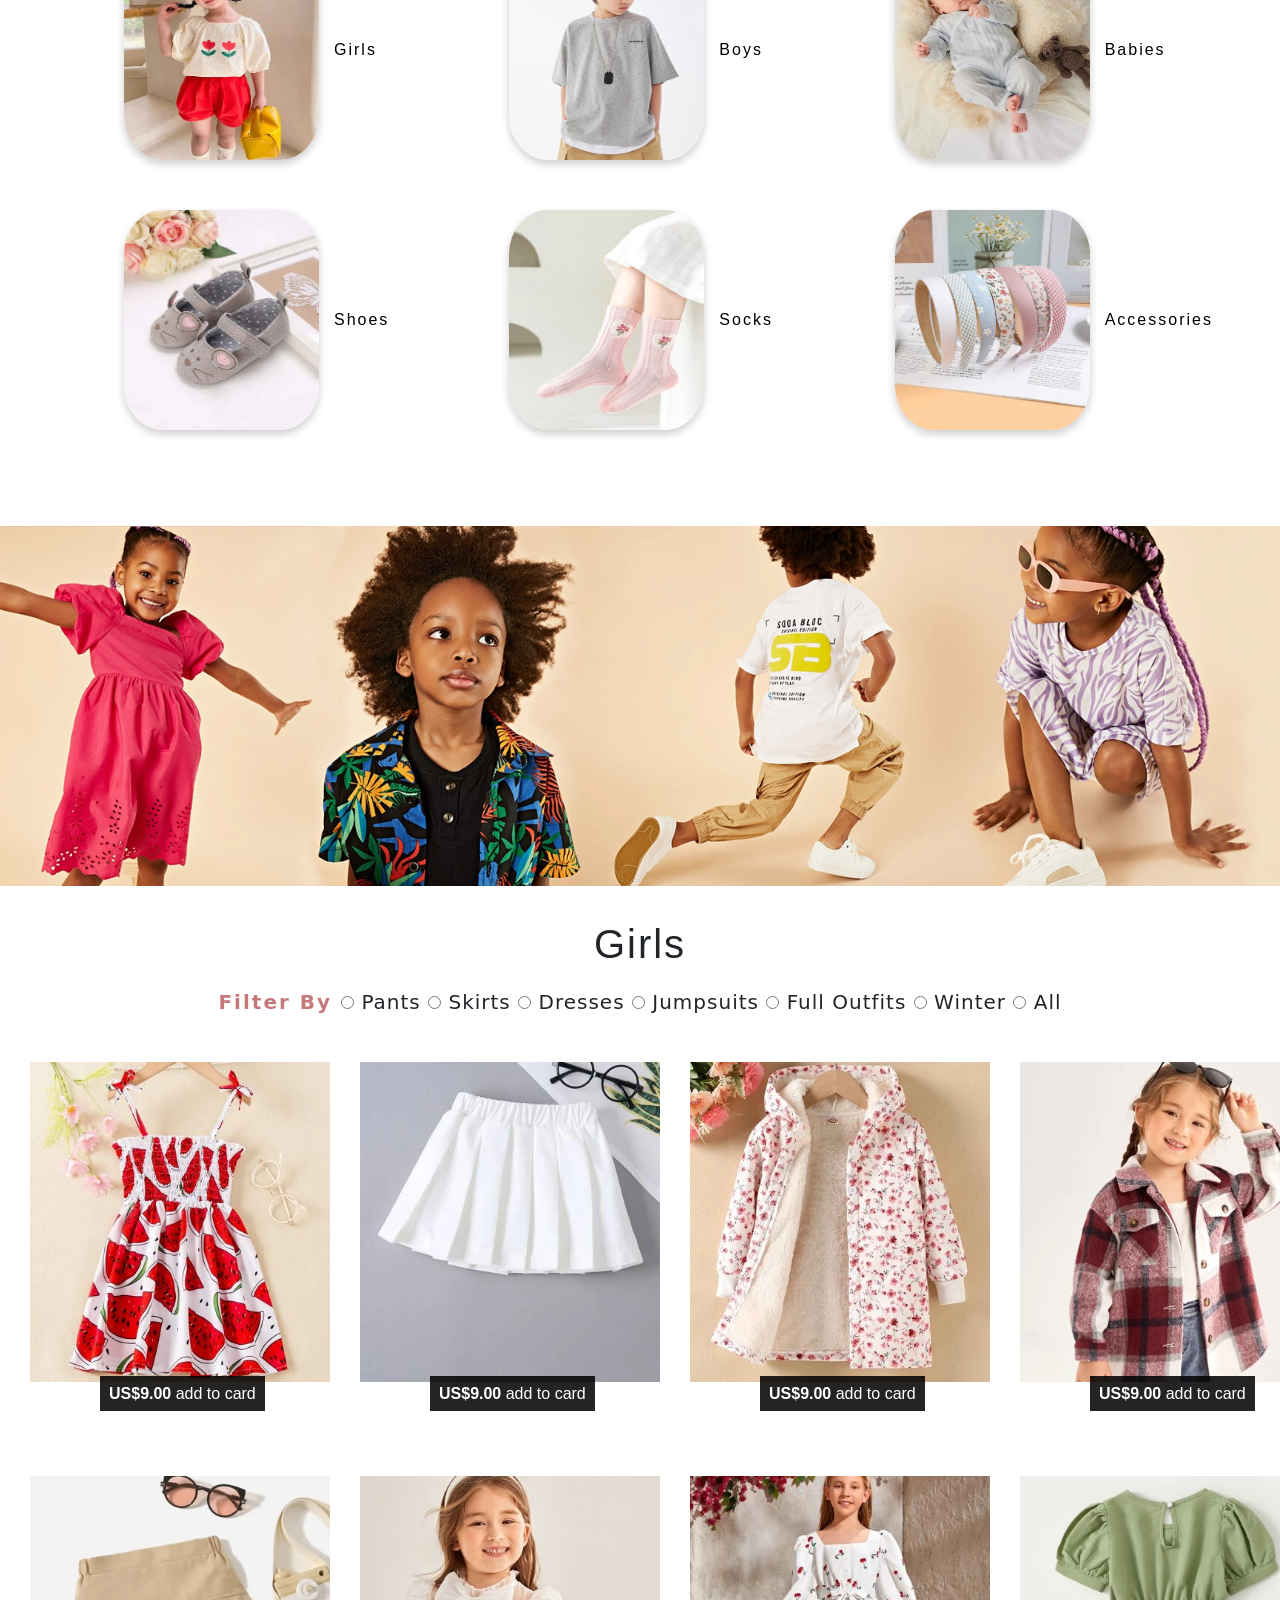
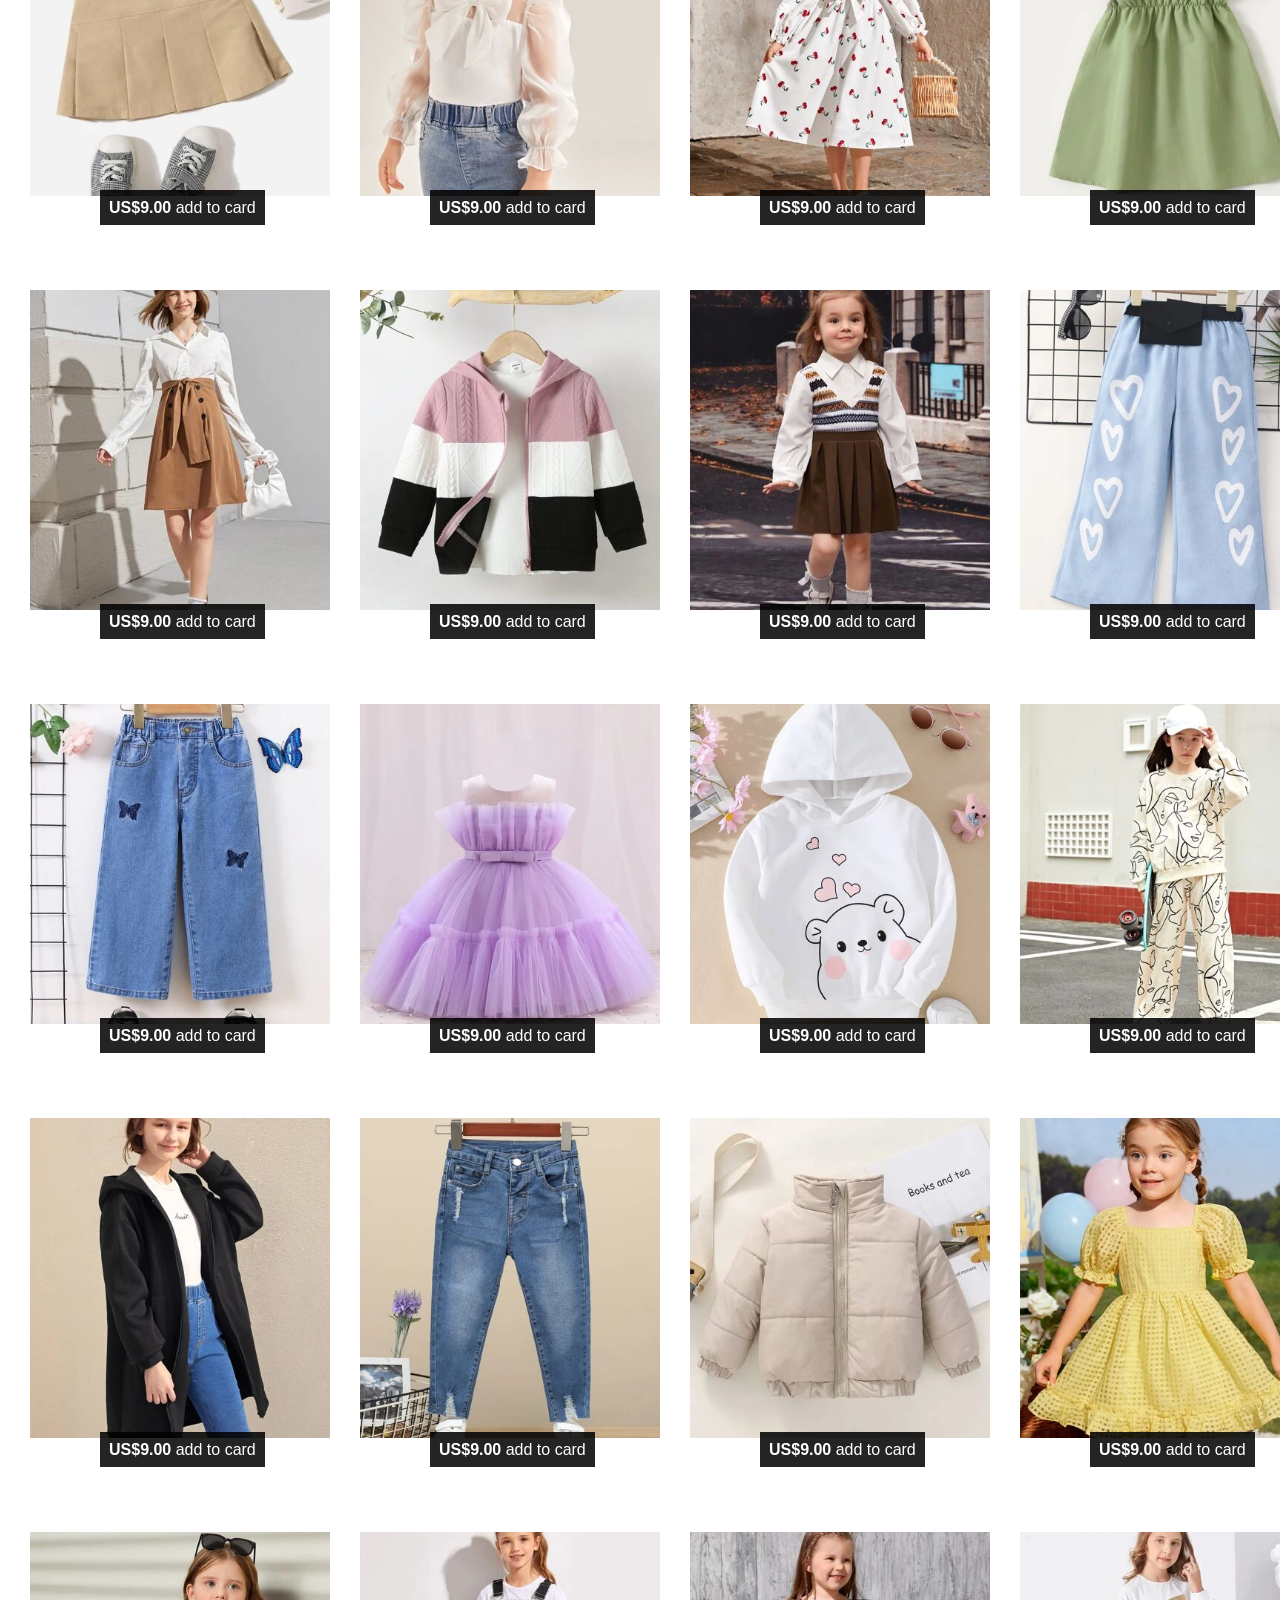
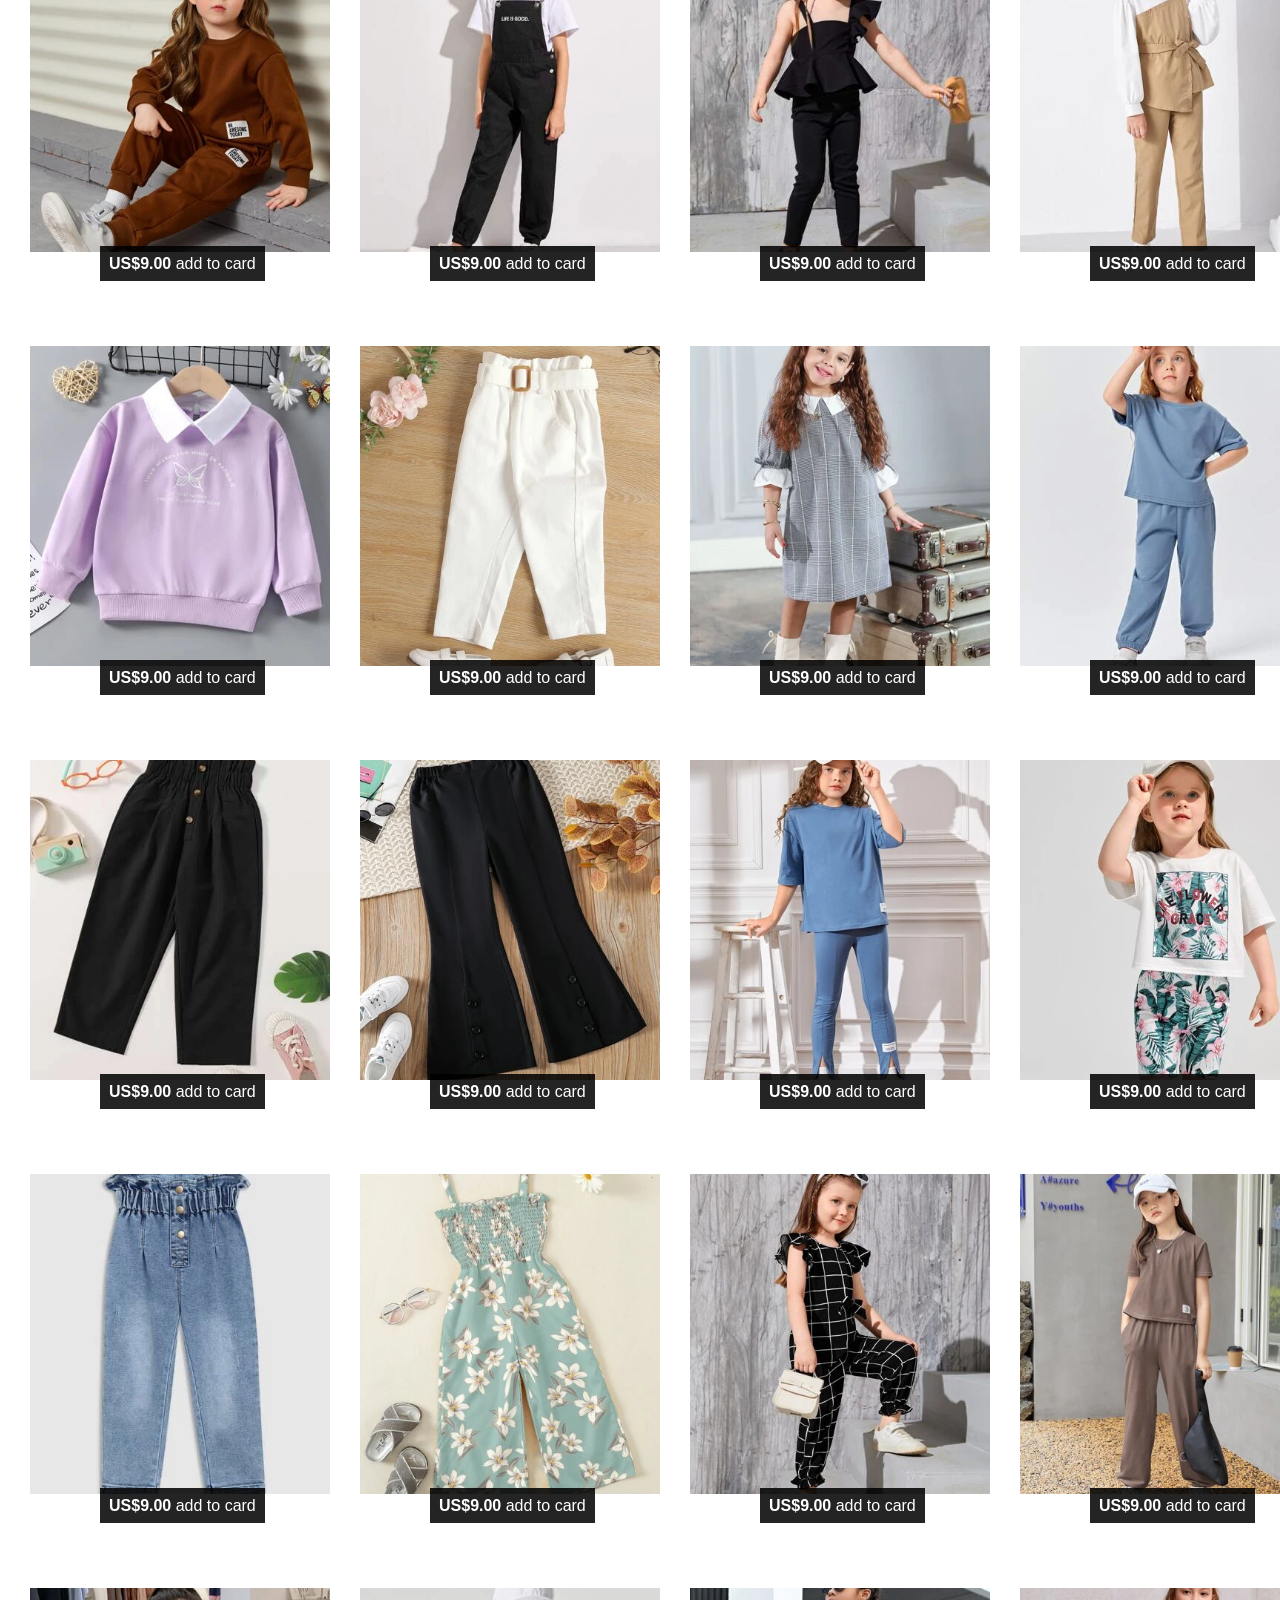
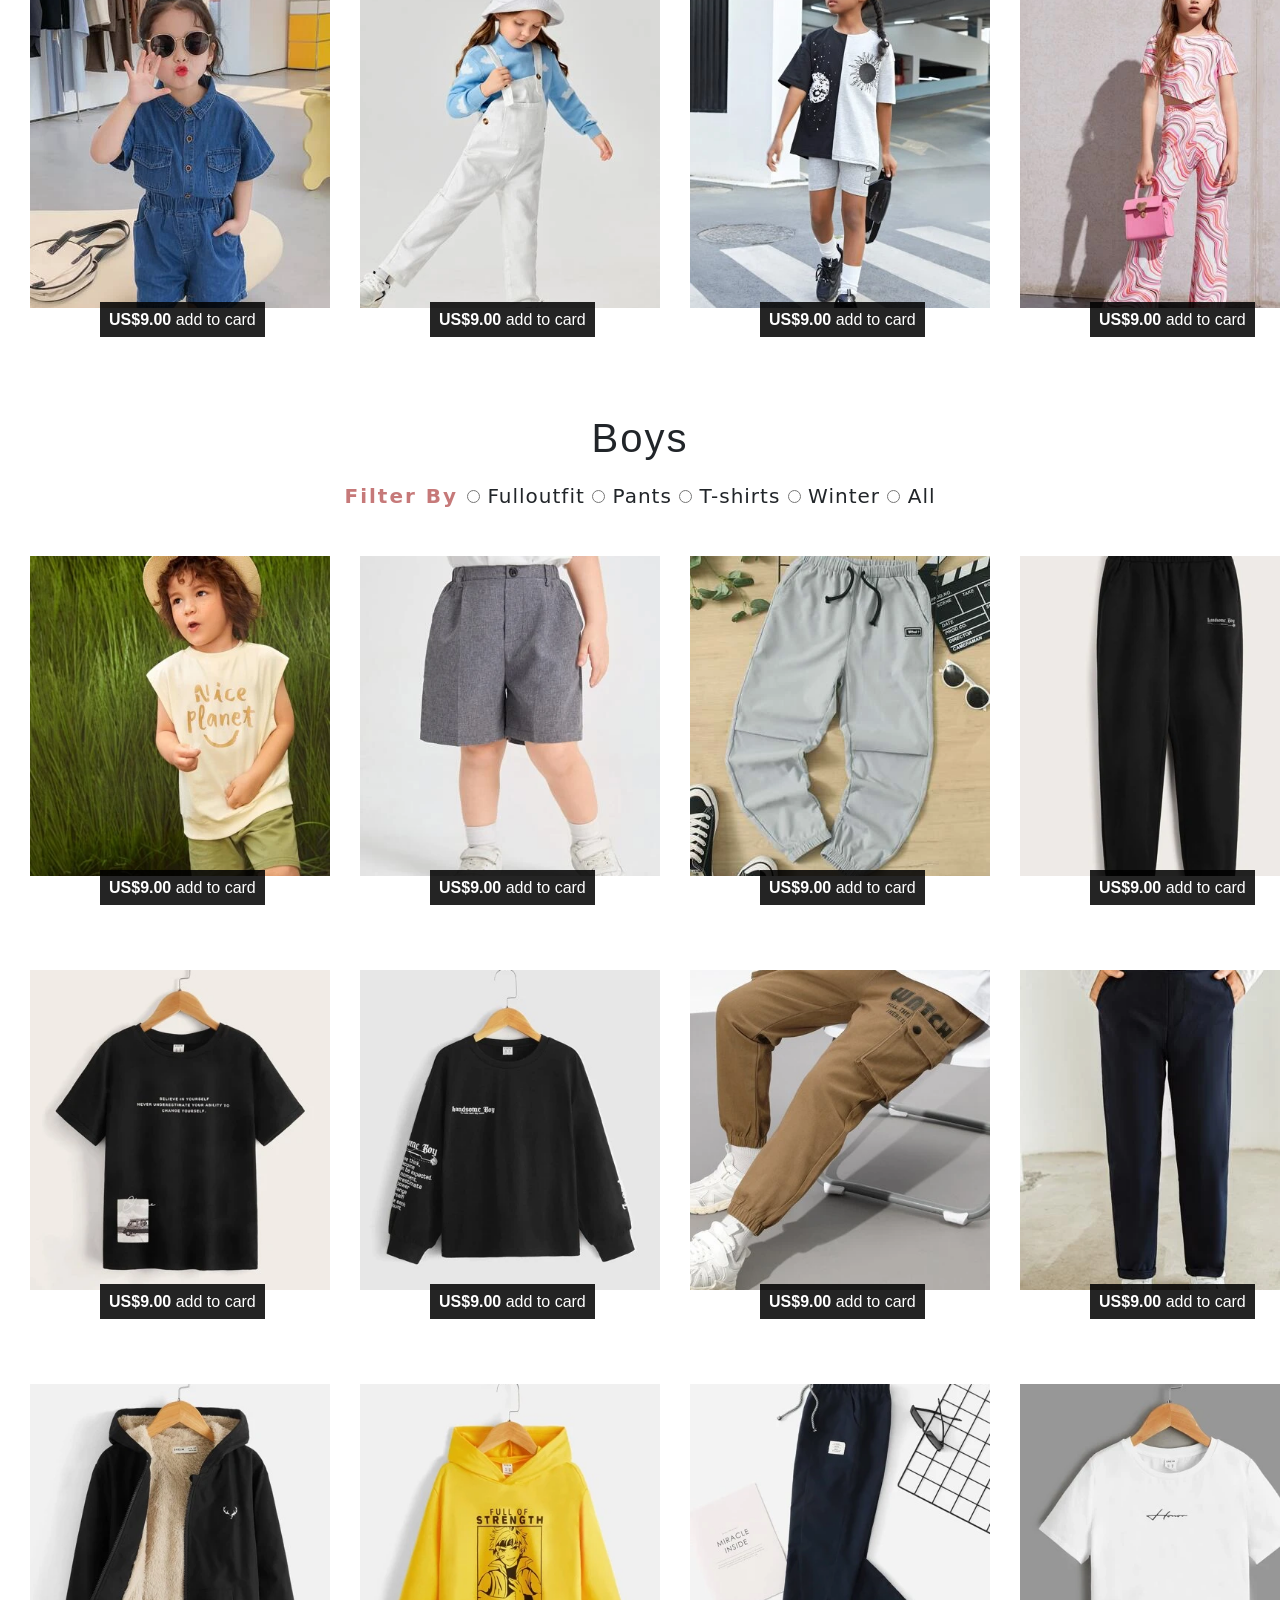
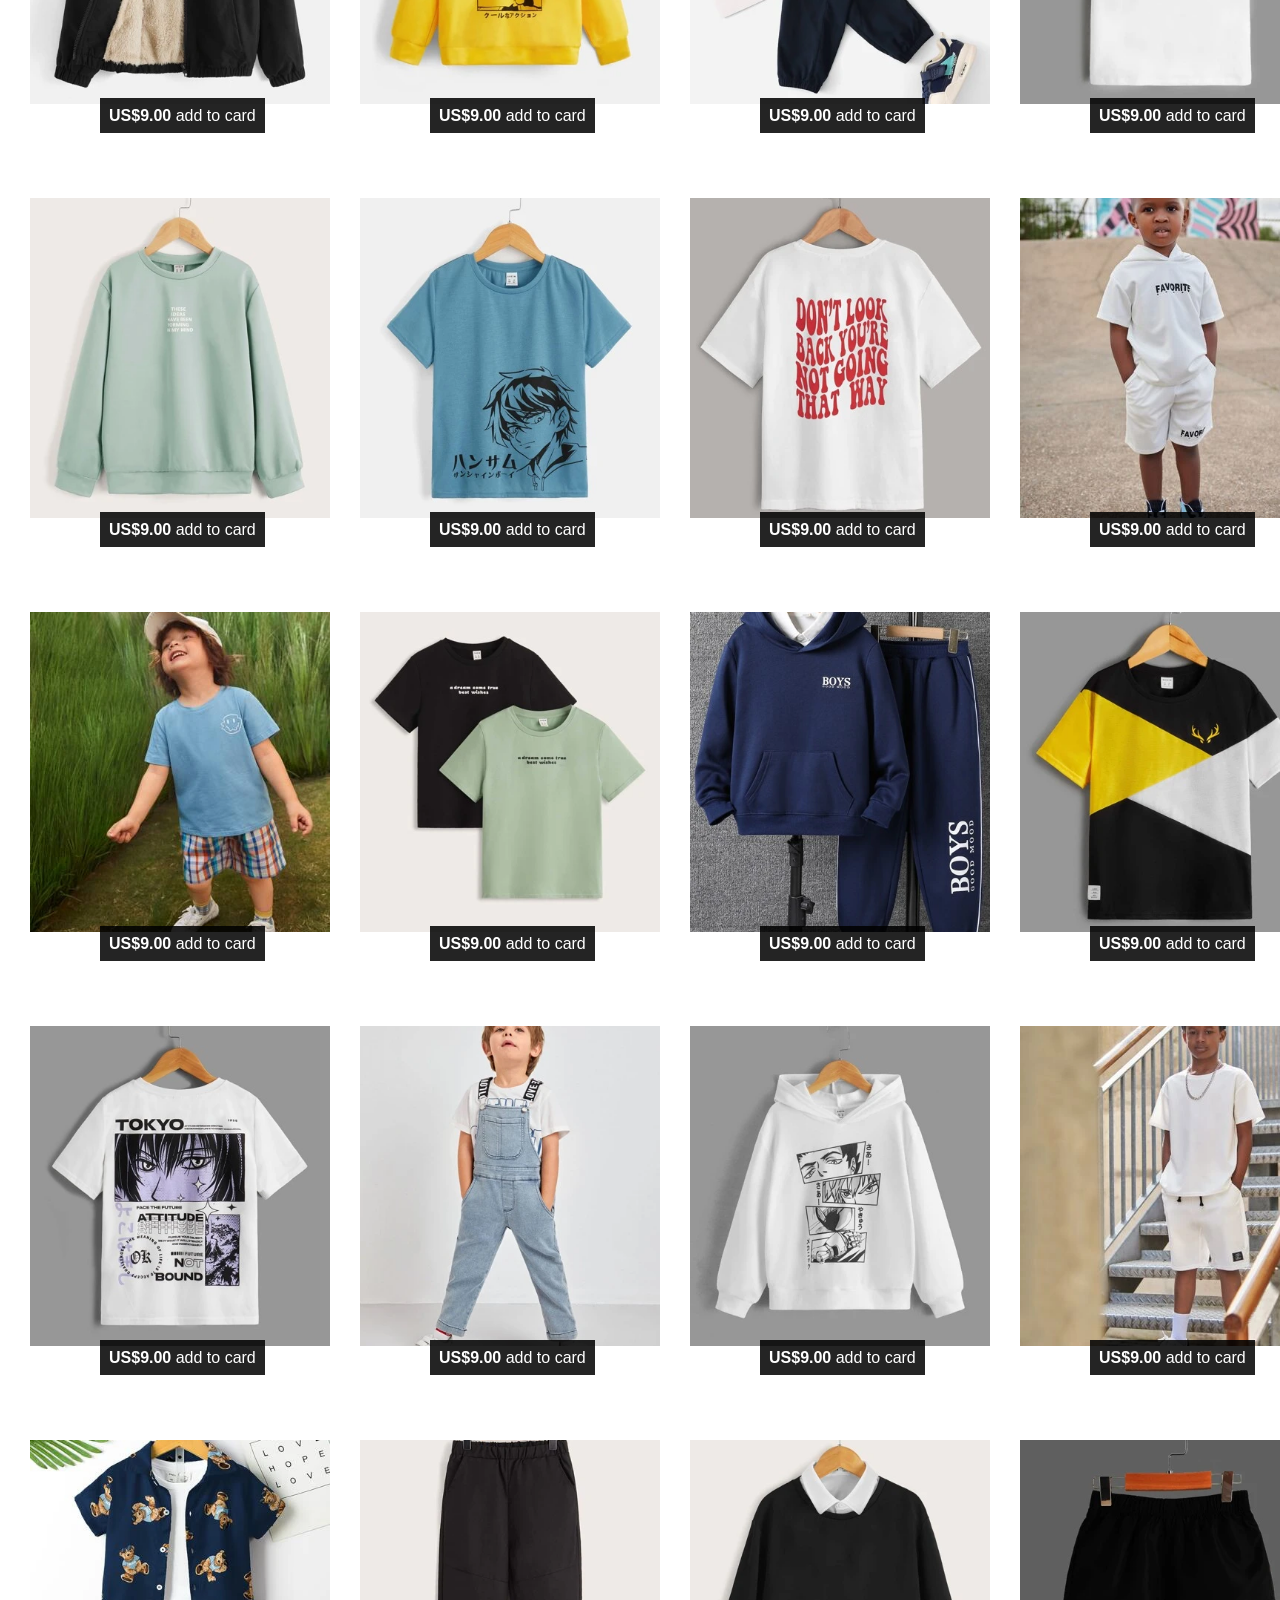
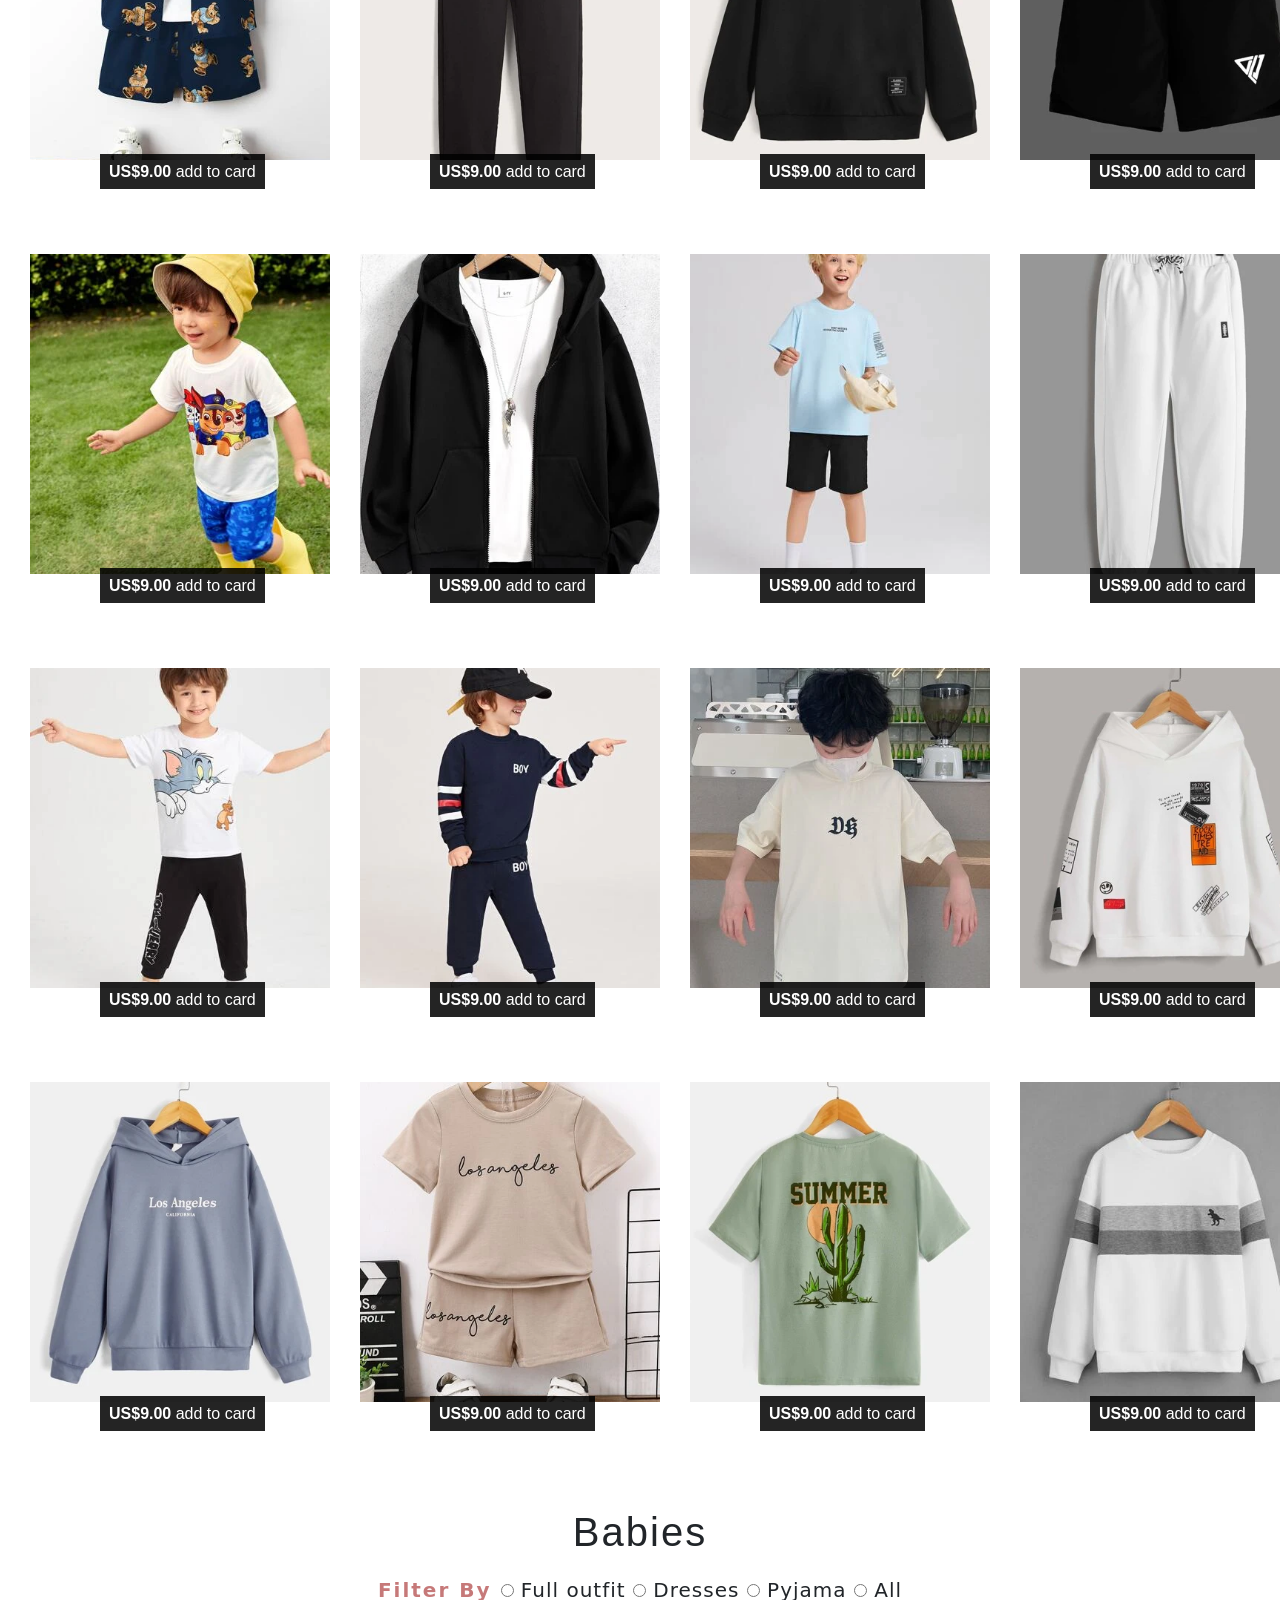
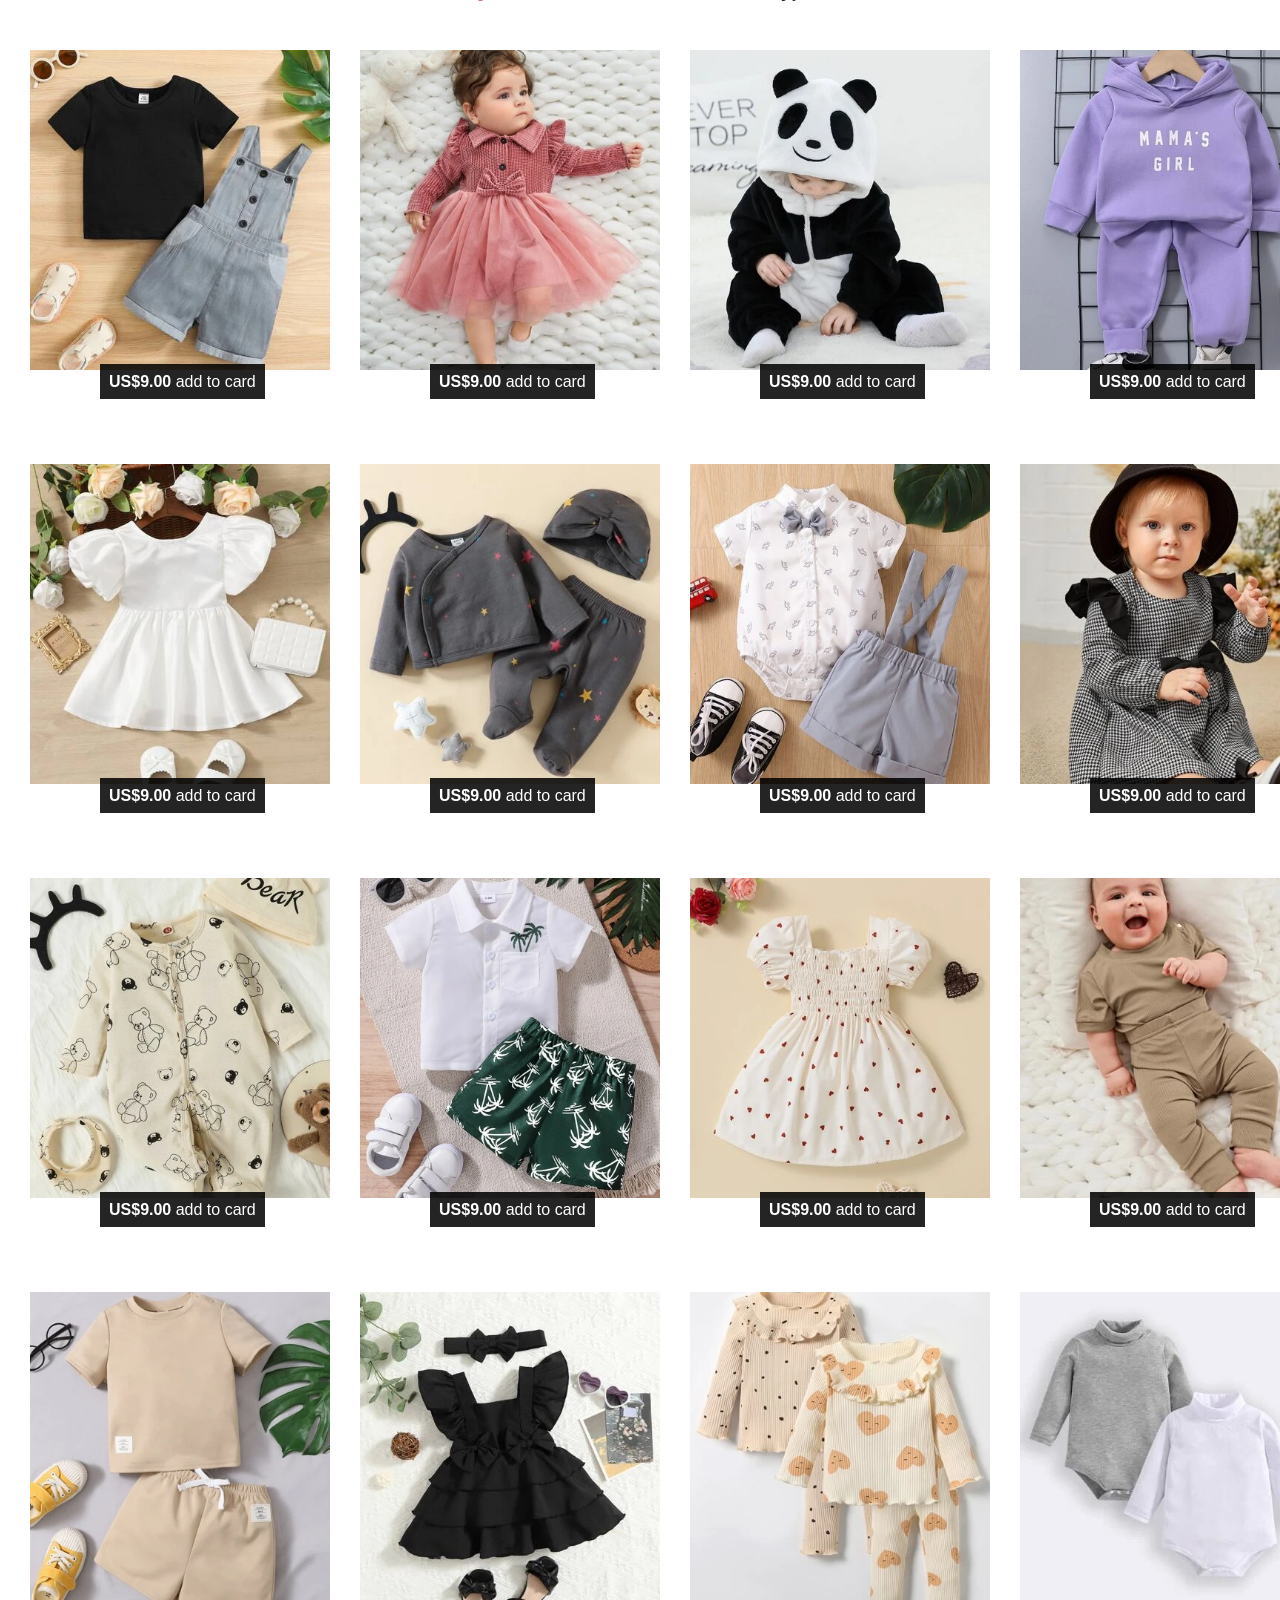
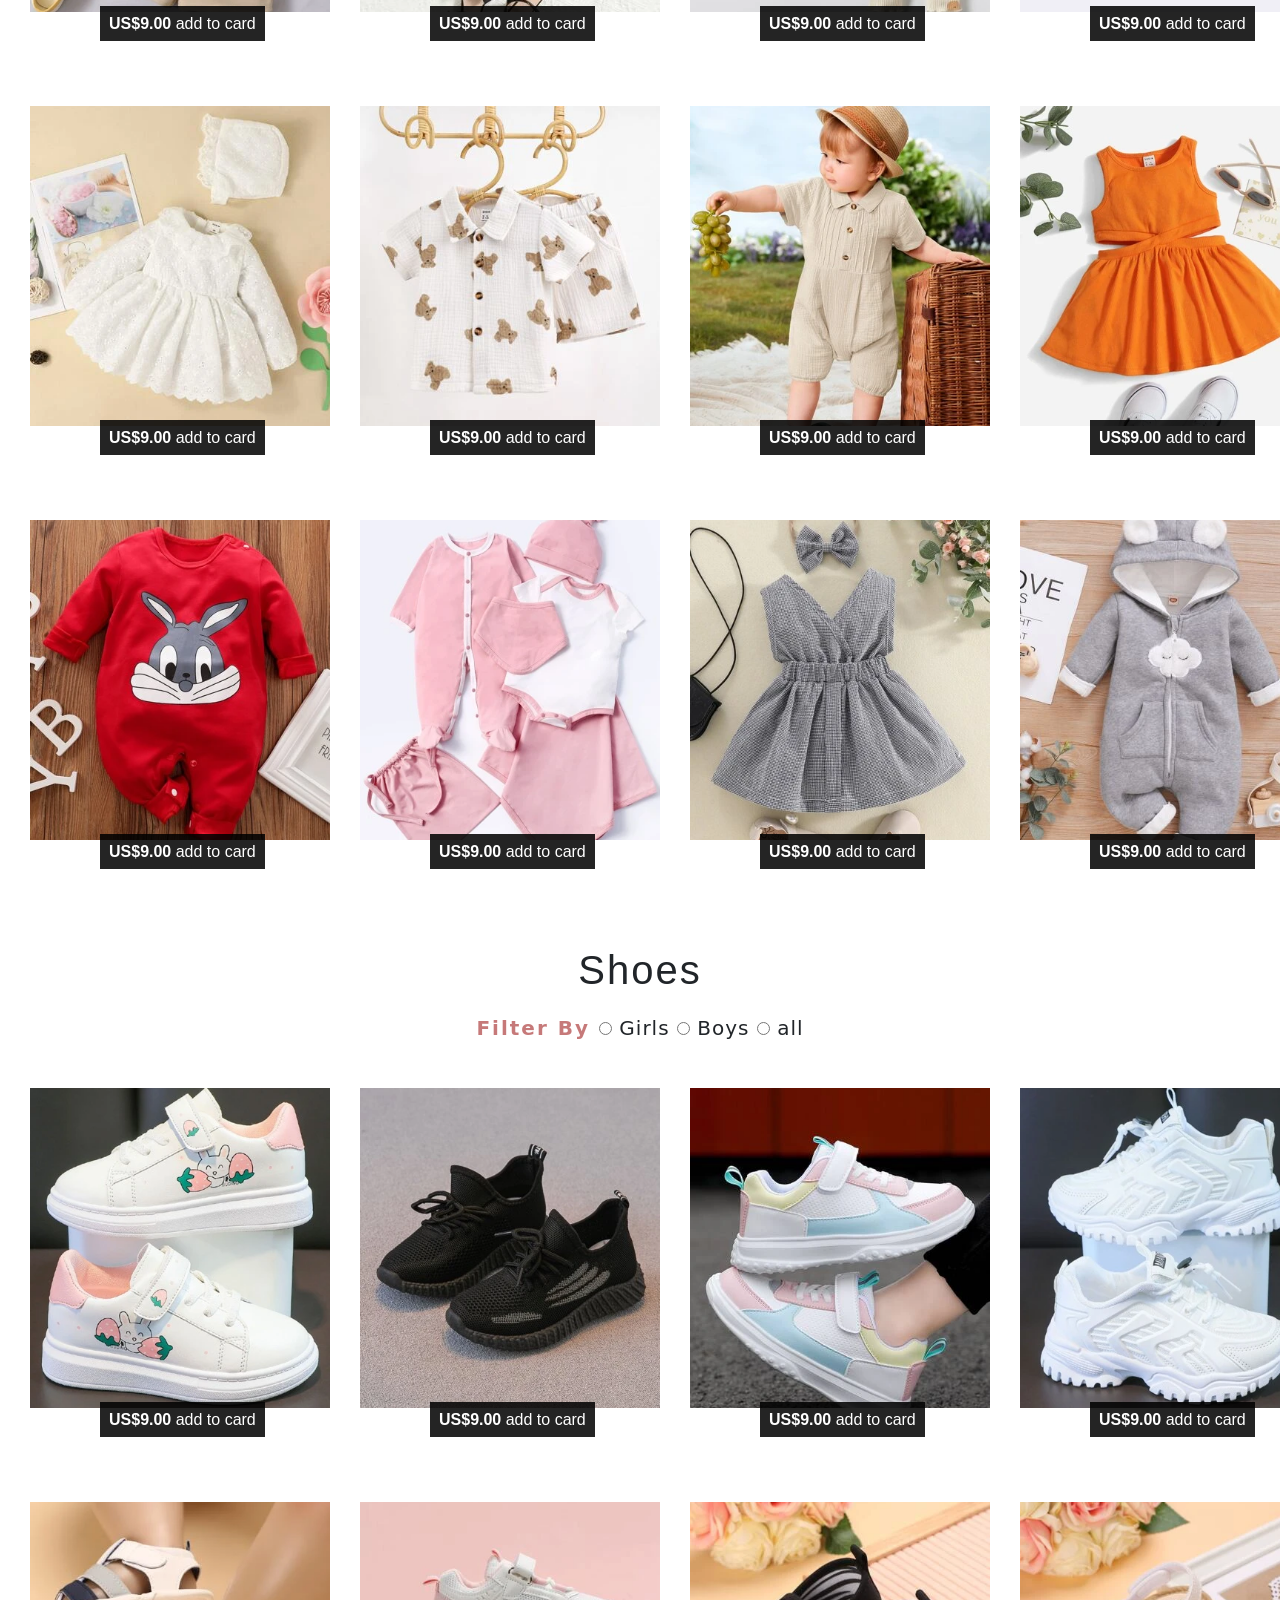
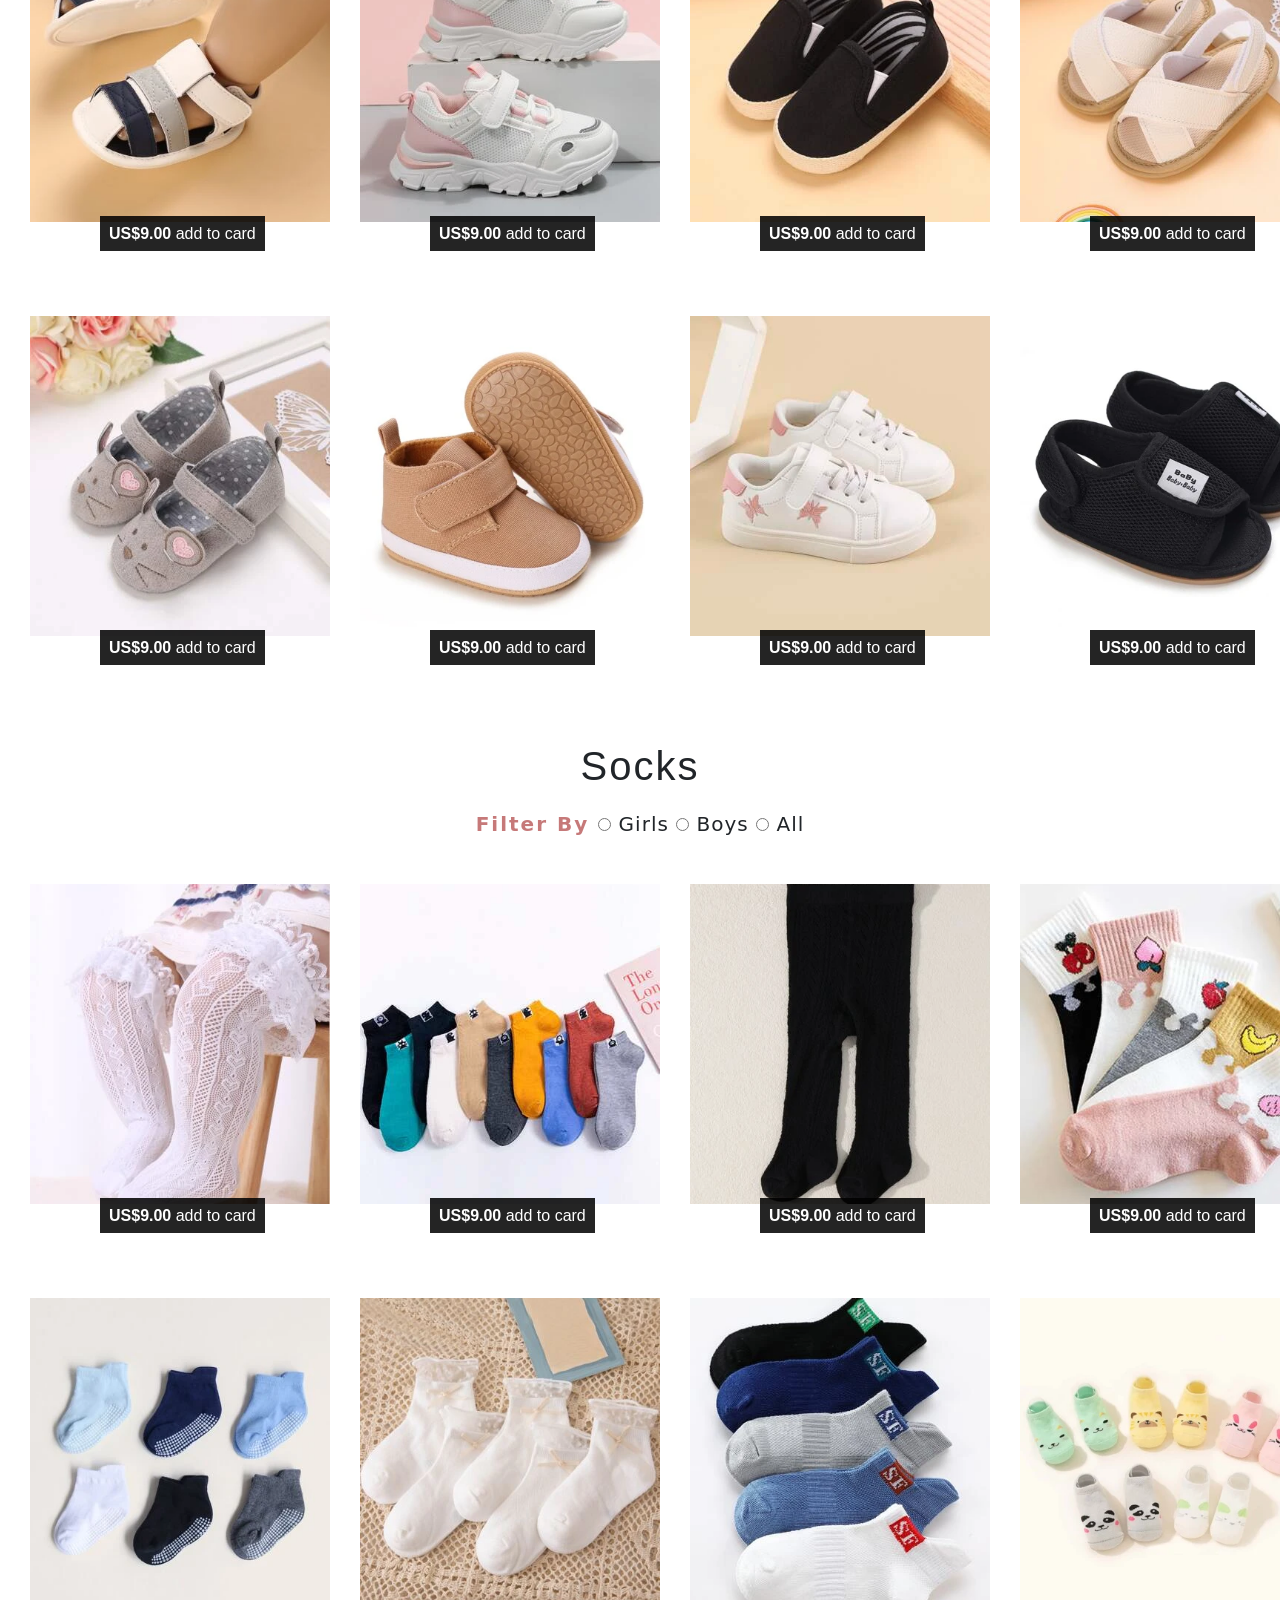
<file: kids.html>
<!DOCTYPE>
<html lang="en">
    <head>
        <title>Zoba</title>
        <meta name="viewport" content="width=device-width, initial-scale=1">
        <link rel="stylesheet" href="https://cdn.jsdelivr.net/npm/bootstrap@5.1.3/dist/css/bootstrap.min.css"/>
        <link href="style.css" rel="stylesheet">
        <link href="footer.css" rel="stylesheet">
    </head>
    <body>
    <!-- ==============header ==================-->
        <header>
            <ul>
                <li><a href="index.html">WOMEN</a></li>
                <li><a href="kids.html">KIDS</a></li>
                <li><a href="home.html">HOME</a></li>
                <li><a href="men.html">MEN</a></li>
                <li><a href="Beauty.html">BEAUTY</a></li>
                <li id="brand-name">ZOBA</li>
                <li><input type="search" id="search" name="search" placeholder="shoes">
                <li id="register"><a href="Sign-in.html"><img src="images/People-Icon-File.png" alt="people-icon"></a> <a href="Sign-in.html">Sign in/Register</a> </li>
            </ul>
        </header>

    <!-- ==============Main Part ==================-->
        <section id="mainPart">
            <div>Now You Can Buy Every Thing From Your Home!</div>
            <img src="Kids/FirstPhoto.png" alt="welcome img">
        </section><br><br>

    <!-- ==============Offers ==================-->
        <section id="offers">
            <a href="">
                <img src="Kids/FirstPhoto1.png" id="imageOffers" alt="offers" height="550">
            </a>
        </section><br>

    <!-- ==============Offers content ==================-->
        <section id="offersContent">
            <div class="slideshow-container">
                <div class="mySlides">
                    <div class="slide">
                        <img src="Kids/Slides/one/1.1.webp" alt="sale1">
                        <div class="offer-price">-20%</div>
                    </div>
                    <div class="slide">
                        <img src="Kids/Slides/one/1.2.webp" alt="sale2">
                        <div class="offer-price">-50%</div>
                    </div>
                    <div class="slide">
                        <img src="Kids/Slides/one/1.3.webp" alt="sale3">
                        <div class="offer-price">-15%</div>
                    </div>
                    <div class="slide">
                        <img src="Kids/Slides/one/1.4.webp" alt="sale4">
                        <div class="offer-price">-75%</div>
                    </div>
                    <div class="slide">
                        <img src="Kids/Slides/one/1.5.webp" alt="sale5">
                        <div class="offer-price">-30%</div>
                    </div>
                </div>

                <div class="mySlides">
                    <div class="slide">
                        <img src="Kids/Slides/two/2.1.webp" alt="sale6">
                        <div class="offer-price">-12%</div>
                    </div>
                    <div class="slide">
                        <img src="Kids/Slides/two/2.2.webp" alt="sale7">
                        <div class="offer-price">-20%</div>
                    </div>
                    <div class="slide">
                        <img src="Kids/Slides/two/2.3.webp" alt="sale8">
                        <div class="offer-price">-50%</div>
                    </div>
                    <div class="slide">
                        <img src="Kids/Slides/two/2.4.webp" alt="sale9">
                        <div class="offer-price">-33%</div>
                    </div>
                    <div class="slide">
                        <img src="Kids/Slides/two/2.5.jpg" alt="sale10">
                        <div class="offer-price">-55%</div>
                    </div>
                </div>

                <div class="mySlides ">
                    <div class="slide">
                        <img src="Kids/Slides/three/3.1.webp" alt="sale11">
                        <div class="offer-price">-50%</div>
                    </div>
                    <div class="slide">
                        <img src="Kids/Slides/three/3.2.webp" alt="sale12">
                        <div class="offer-price">-20%</div>
                    </div>
                    <div class="slide">
                        <img src="Kids/Slides/three/3.3.webp" alt="sale13">
                        <div class="offer-price">-35%</div>
                    </div>
                    <div class="slide">
                        <img src="Kids/Slides/three/3.4.webp" alt="sale14">
                        <div class="offer-price">-10%</div>
                    </div>
                    <div class="slide">
                        <img src="Kids/Slides/three/3.5.webp" alt="sale15">
                        <div class="offer-price">-20%</div>
                    </div>

                </div>

                <a class="prev" onclick="plusSlides(-1)">&#10094;</a>
                <a class="next" onclick="plusSlides(1)">&#10095;</a>
                <br>
            </div>
        </section><br><br>

    <!-- ==============categories Part ==================-->
        <section id="categories">
            <h1>Shop By Categories</h1><br>
            <div id="categories-container">
                <div class="categories-items">
                    <a href="#girls"><img src="Kids/Girls/girl.webp" alt="t-shirt"></a>
                    <a href="#girls" class="categories-title">Girls</a>
                </div>
                <div class="categories-items">
                    <a href="#boys"><img src="Kids/Boys/boy.webp" alt="dresses"></a>
                    <a href="#boys" class="categories-title">Boys</a>
                </div>
                <div class="categories-items">
                    <a href="#babies"><img src="Kids/Baby/baby.webp" alt="blouses"></a>
                    <a href="#babies" class="categories-title">Babies</a>
                </div>
                <div class="categories-items">
                    <a href="#shoes"><img src="Kids/Shoes/shoes.webp" alt="bags"></a>
                    <a href="#shoes" class="categories-title">Shoes</a>
                </div>
                <div class="categories-items">
                    <a href="#socks"><img src="Kids/Socks/socks.webp" alt="shoes"></a>
                    <a href="#socks" class="categories-title">Socks</a>
                </div>
                <div class="categories-items">
                    <a href="#accessories"><img src="Kids/Accessories/accessories.webp" alt="bottom"></a>
                    <a href="#accessories" class="categories-title">Accessories</a>
                </div>
            </div>
        </section><br><br><br><br>

        <img src="Kids/middle.webp" width="100%" alt="breakimg"><br><br><br>

    <!-- ==============girls Part ==================-->
        <section id="girls">
            <h1 class="closes-titles">Girls</h1>
            <div class="filter">
                <form>
                    <span>Filter By </span>
                    <input type="radio" value="Pants" id="Gpants" name="girls"> Pants
                    <input type="radio" value="Skirts" id="Gskirts" name="girls"> Skirts
                    <input type="radio" value="Dresses" id="Gdresses" name="girls"> Dresses
                    <input type="radio" value="Jumpsuits" id="Gjump" name="girls"> Jumpsuits
                    <input type="radio" value="Full Outfits" id="Gfull" name="girls"> Full Outfits
                    <input type="radio" value="Winter" id="Gwinter" name="girls"> Winter
                    <input type="radio" value="all" id="Gall" name="girls"> All
                </form>
            </div>
            <div class="closes-grid">
                <div class="G_dresses">
                    <img src="Kids/Girls/dress/dress1.webp" alt="dress">
                    <a href="" class="clothes-prices"><span>US$9.00</span> add to card</a>
                </div>
                <div class="G_skirts">
                    <img src="Kids/Girls/skirts/skirt1.webp" alt="skirt">
                    <a href="" class="clothes-prices"><span>US$9.00</span> add to card</a>
                </div>
                <div class="G_winter">
                    <img src="Kids/Girls/winter/winter4.webp" alt="winter">
                    <a href="" class="clothes-prices"><span>US$9.00</span> add to card</a>
                </div>
                <div class="G_winter">
                    <img src="Kids/Girls/winter/winter9.webp" alt="winter">
                    <a href="" class="clothes-prices"><span>US$9.00</span> add to card</a>
                </div>
                <div class="G_skirts">
                    <img src="Kids/Girls/skirts/skirt2.webp" alt="skirt">
                    <a href="" class="clothes-prices"><span>US$9.00</span> add to card</a>
                </div>
                <div class="G_full">
                    <img src="Kids/Girls/fulloutfit/out3.webp" alt="fulloutfit">
                    <a href="" class="clothes-prices"><span>US$9.00</span> add to card</a>
                </div>
                <div class="G_dresses">
                    <img src="Kids/Girls/dress/dress3.webp" alt="dress">
                    <a href="" class="clothes-prices"><span>US$9.00</span> add to card</a>
                </div>
                <div class="G_dresses">
                    <img src="Kids/Girls/dress/dress4.webp" alt="dress">
                    <a href="" class="clothes-prices"><span>US$9.00</span> add to card</a>
                </div>
                <div class="G_skirts">
                    <img src="Kids/Girls/skirts/skirt3.webp" alt="skirt">
                    <a href="" class="clothes-prices"><span>US$9.00</span> add to card</a>
                </div>
                <div class="G_winter">
                    <img src="Kids/Girls/winter/winter6.webp" alt="winter">
                    <a href="" class="clothes-prices"><span>US$9.00</span> add to card</a>
                </div>
                <div class="G_dresses">
                    <img src="Kids/Girls/dress/dress5.webp" alt="dress">
                    <a href="" class="clothes-prices"><span>US$9.00</span> add to card</a>
                </div>
                <div class="G_pants">
                    <img src="Kids/Girls/pants/pants3.webp" alt="pants">
                    <a href="" class="clothes-prices"><span>US$9.00</span> add to card</a>
                </div>
                <div class="G_pants">
                    <img src="Kids/Girls/pants/pants4.webp" alt="pants">
                    <a href="" class="clothes-prices"><span>US$9.00</span> add to card</a>
                </div>
                <div class="G_dresses">
                    <img src="Kids/Girls/dress/dress7.webp" alt="dress">
                    <a href="" class="clothes-prices"><span>US$9.00</span> add to card</a>
                </div>
                <div class="G_winter">
                    <img src="Kids/Girls/winter/winter1.webp" alt="winter">
                    <a href="" class="clothes-prices"><span>US$9.00</span> add to card</a>
                </div>
                <div class="G_winter">
                    <img src="Kids/Girls/winter/winter2.webp" alt="winter">
                    <a href="" class="clothes-prices"><span>US$9.00</span> add to card</a>
                </div>
                <div class="G_winter">
                    <img src="Kids/Girls/winter/winter3.webp" alt="winter">
                    <a href="" class="clothes-prices"><span>US$9.00</span> add to card</a>
                </div>
                <div class="G_pants">
                    <img src="Kids/Girls/pants/pants5.webp" alt="pants">
                    <a href="" class="clothes-prices"><span>US$9.00</span> add to card</a>
                </div>
                <div class="G_winter">
                    <img src="Kids/Girls/winter/winter5.webp" alt="winter">
                    <a href="" class="clothes-prices"><span>US$9.00</span> add to card</a>
                </div>
                <div class="G_dresses">
                    <img src="Kids/Girls/dress/dress2.webp" alt="dress">
                    <a href="" class="clothes-prices"><span>US$9.00</span> add to card</a>
                </div>
                <div class="G_winter">
                    <img src="Kids/Girls/winter/winter7.webp" alt="winter">
                    <a href="" class="clothes-prices"><span>US$9.00</span> add to card</a>
                </div>
                <div class="G_jump">
                    <img src="Kids/Girls/jumpsuit/suit5.webp" alt="Jumpsuits">
                    <a href="" class="clothes-prices"><span>US$9.00</span> add to card</a>
                </div>
                <div class="G_full">
                    <img src="Kids/Girls/fulloutfit/out6.webp" alt="fulloutfit">
                    <a href="" class="clothes-prices"><span>US$9.00</span> add to card</a>
                </div>
                <div class="G_full">
                    <img src="Kids/Girls/fulloutfit/out7.webp" alt="fulloutfit">
                    <a href="" class="clothes-prices"><span>US$9.00</span> add to card</a>
                </div>
                <div class="G_winter">
                    <img src="Kids/Girls/winter/winter8.webp" alt="winter">
                    <a href="" class="clothes-prices"><span>US$9.00</span> add to card</a>
                </div>
                <div class="G_pants">
                    <img src="Kids/Girls/pants/pants1.webp" alt="pants">
                    <a href="" class="clothes-prices"><span>US$9.00</span> add to card</a>
                </div>
                <div class="G_dresses">
                    <img src="Kids/Girls/dress/dress6.webp" alt="dress">
                    <a href="" class="clothes-prices"><span>US$9.00</span> add to card</a>
                </div>
                <div class="G_full">
                    <img src="Kids/Girls/fulloutfit/out5.webp" alt="fulloutfit">
                    <a href="" class="clothes-prices"><span>US$9.00</span> add to card</a>
                </div>
                <div class="G_pants">
                    <img src="Kids/Girls/pants/pants2.webp" alt="pants">
                    <a href="" class="clothes-prices"><span>US$9.00</span> add to card</a>
                </div>
                <div class="G_pants">
                    <img src="Kids/Girls/pants/pants6.webp" alt="pants">
                    <a href="" class="clothes-prices"><span>US$9.00</span> add to card</a>
                </div>
                <div class="G_full">
                    <img src="Kids/Girls/fulloutfit/out4.webp" alt="fulloutfit">
                    <a href="" class="clothes-prices"><span>US$9.00</span> add to card</a>
                </div>
                <div class="G_full">
                    <img src="Kids/Girls/fulloutfit/out8.webp" alt="fulloutfit">
                    <a href="" class="clothes-prices"><span>US$9.00</span> add to card</a>
                </div>
                <div class="G_pants">
                    <img src="Kids/Girls/pants/pants7.webp" alt="pants">
                    <a href="" class="clothes-prices"><span>US$9.00</span> add to card</a>
                </div>
                <div class="G_jump">
                    <img src="Kids/Girls/jumpsuit/suit1.webp" alt="Jumpsuits">
                    <a href="" class="clothes-prices"><span>US$9.00</span> add to card</a>
                </div>
                <div class="G_jump">
                    <img src="Kids/Girls/jumpsuit/suit2.webp" alt="Jumpsuits">
                    <a href="" class="clothes-prices"><span>US$9.00</span> add to card</a>
                </div>
                <div class="G_full">
                    <img src="Kids/Girls/fulloutfit/out9.webp" alt="fulloutfit">
                    <a href="" class="clothes-prices"><span>US$9.00</span> add to card</a>
                </div>
                <div class="G_jump">
                    <img src="Kids/Girls/jumpsuit/suit3.webp" alt="Jumpsuits">
                    <a href="" class="clothes-prices"><span>US$9.00</span> add to card</a>
                </div>
                <div class="G_jump">
                    <img src="Kids/Girls/jumpsuit/suit4.webp" alt="Jumpsuits">
                    <a href="" class="clothes-prices"><span>US$9.00</span> add to card</a>
                </div>
                <div class="G_full">
                    <img src="Kids/Girls/fulloutfit/out1.webp" alt="fulloutfit">
                    <a href="" class="clothes-prices"><span>US$9.00</span> add to card</a>
                </div>
                <div class="G_full">
                    <img src="Kids/Girls/fulloutfit/out2.webp" alt="fulloutfit">
                    <a href="" class="clothes-prices"><span>US$9.00</span> add to card</a>
                </div>
        </div>
        </section><br><br><br><br>

    <!-- ==============boys Part ==================-->
        <section id="boys">
            <h1 class="closes-titles">Boys</h1>
            <div class="filter">
                <form>
                    <span>Filter By </span>
                    <input type="radio" value="fulloutfit" id="Bfull" name="boys"> Fulloutfit
                    <input type="radio" value="pants" id="Bpants" name="boys"> Pants
                    <input type="radio" value="tshirts" id="Btshirts" name="boys"> T-shirts
                    <input type="radio" value="winter" id="Bwinter" name="boys"> Winter
                    <input type="radio" value="all" id="Ball" name="boys"> All
                </form>
            </div>
            <div class="closes-grid">
                <div class="B_full">
                    <img src="Kids/Boys/fulloutfit/out8.webp" alt="fulloutfit">
                    <a href="" class="clothes-prices"><span>US$9.00</span> add to card</a>
                </div>
                <div class="B_pants">
                    <img src="Kids/Boys/pants/pants1.webp" alt="pants">
                    <a href="" class="clothes-prices"><span>US$9.00</span> add to card</a>
                </div>
                <div class="B_pants">
                    <img src="Kids/Boys/pants/pants2.webp" alt="pants">
                    <a href="" class="clothes-prices"><span>US$9.00</span> add to card</a>
                </div>
                <div class="B_pants">
                    <img src="Kids/Boys/pants/pants4.webp" alt="pants">
                    <a href="" class="clothes-prices"><span>US$9.00</span> add to card</a>
                </div>
                <div class="B_shirt">
                    <img src="Kids/Boys/tshirts/tshirt5.webp" alt="tshirt">
                    <a href="" class="clothes-prices"><span>US$9.00</span> add to card</a>
                </div>
                <div class="B_winter">
                    <img src="Kids/Boys/winter/winter1.webp" alt="winter">
                    <a href="" class="clothes-prices"><span>US$9.00</span> add to card</a>
                </div>
                <div class="B_pants">
                    <img src="Kids/Boys/pants/pants5.webp" alt="pants">
                    <a href="" class="clothes-prices"><span>US$9.00</span> add to card</a>
                </div>
                <div class="B_pants">
                    <img src="Kids/Boys/pants/pants6.webp" alt="pants">
                    <a href="" class="clothes-prices"><span>US$9.00</span> add to card</a>
                </div>
                <div class="B_winter">
                    <img src="Kids/Boys/winter/winter9.webp" alt="winter">
                    <a href="" class="clothes-prices"><span>US$9.00</span> add to card</a>
                </div>
                <div class="B_winter">
                    <img src="Kids/Boys/winter/winter10.webp" alt="winter">
                    <a href="" class="clothes-prices"><span>US$9.00</span> add to card</a>
                </div>
                <div class="B_pants">
                    <img src="Kids/Boys/pants/pants9.webp" alt="pants">
                    <a href="" class="clothes-prices"><span>US$9.00</span> add to card</a>
                </div>
                <div class="B_shirt">
                    <img src="Kids/Boys/tshirts/tshirt3.webp" alt="tshirt">
                    <a href="" class="clothes-prices"><span>US$9.00</span> add to card</a>
                </div>
                <div class="B_winter">
                    <img src="Kids/Boys/winter/winter8.webp" alt="winter">
                    <a href="" class="clothes-prices"><span>US$9.00</span> add to card</a>
                </div>
                <div class="B_shirt">
                    <img src="Kids/Boys/tshirts/tshirt4.webp" alt="tshirt">
                    <a href="" class="clothes-prices"><span>US$9.00</span> add to card</a>
                </div>
                <div class="B_shirt">
                    <img src="Kids/Boys/tshirts/tshirt6.webp" alt="tshirt">
                    <a href="" class="clothes-prices"><span>US$9.00</span> add to card</a>
                </div>
                <div class="B_full">
                    <img src="Kids/Boys/fulloutfit/out2.webp" alt="fulloutfit">
                    <a href="" class="clothes-prices"><span>US$9.00</span> add to card</a>
                </div>
                <div class="B_full">
                    <img src="Kids/Boys/fulloutfit/out3.webp" alt="fulloutfit">
                    <a href="" class="clothes-prices"><span>US$9.00</span> add to card</a>
                </div>
                <div class="B_shirt">
                    <img src="Kids/Boys/tshirts/tshirt7.webp" alt="tshirt">
                    <a href="" class="clothes-prices"><span>US$9.00</span> add to card</a>
                </div>
                <div class="B_winter">
                    <img src="Kids/Boys/winter/winter11.webp" alt="winter">
                    <a href="" class="clothes-prices"><span>US$9.00</span> add to card</a>
                </div>
                <div class="B_shirt">
                    <img src="Kids/Boys/tshirts/tshirt8.webp" alt="tshirt">
                    <a href="" class="clothes-prices"><span>US$9.00</span> add to card</a>
                </div>
                <div class="B_shirt">
                    <img src="Kids/Boys/tshirts/tshirt9.webp" alt="tshirt">
                    <a href="" class="clothes-prices"><span>US$9.00</span> add to card</a>
                </div>
                <div class="B_full">
                    <img src="Kids/Boys/fulloutfit/out1.webp" alt="fulloutfit">
                    <a href="" class="clothes-prices"><span>US$9.00</span> add to card</a>
                </div>
                <div class="B_winter">
                    <img src="Kids/Boys/winter/winter7.webp" alt="winter">
                    <a href="" class="clothes-prices"><span>US$9.00</span> add to card</a>
                </div>
                <div class="B_full">
                    <img src="Kids/Boys/fulloutfit/out4.webp" alt="fulloutfit">
                    <a href="" class="clothes-prices"><span>US$9.00</span> add to card</a>
                </div>
                <div class="B_full">
                    <img src="Kids/Boys/fulloutfit/out5.webp" alt="fulloutfit">
                    <a href="" class="clothes-prices"><span>US$9.00</span> add to card</a>
                </div>
                <div class="B_pants">
                    <img src="Kids/Boys/pants/pants7.webp" alt="pants">
                    <a href="" class="clothes-prices"><span>US$9.00</span> add to card</a>
                </div>
                <div class="B_winter">
                    <img src="Kids/Boys/winter/winter5.webp" alt="winter">
                    <a href="" class="clothes-prices"><span>US$9.00</span> add to card</a>
                </div>
                <div class="B_pants">
                    <img src="Kids/Boys/pants/pants8.webp" alt="pants">
                    <a href="" class="clothes-prices"><span>US$9.00</span> add to card</a>
                </div>
                <div class="B_full">
                    <img src="Kids/Boys/fulloutfit/out6.webp" alt="fulloutfit">
                    <a href="" class="clothes-prices"><span>US$9.00</span> add to card</a>
                </div>
                <div class="B_winter">
                    <img src="Kids/Boys/winter/winter2.webp" alt="winter">
                    <a href="" class="clothes-prices"><span>US$9.00</span> add to card</a>
                </div>
                <div class="B_full">
                    <img src="Kids/Boys/fulloutfit/out7.webp" alt="fulloutfit">
                    <a href="" class="clothes-prices"><span>US$9.00</span> add to card</a>
                </div>
                <div class="B_pants">
                    <img src="Kids/Boys/pants/pants3.webp" alt="pants">
                    <a href="" class="clothes-prices"><span>US$9.00</span> add to card</a>
                </div>
                <div class="B_full">
                    <img src="Kids/Boys/fulloutfit/out10.webp" alt="fulloutfit">
                    <a href="" class="clothes-prices"><span>US$9.00</span> add to card</a>
                </div>
                <div class="B_winter">
                    <img src="Kids/Boys/winter/winter3.webp" alt="winter">
                    <a href="" class="clothes-prices"><span>US$9.00</span> add to card</a>
                </div>
                <div class="B_shirt">
                    <img src="Kids/Boys/tshirts/tshirt2.webp" alt="tshirt">
                    <a href="" class="clothes-prices"><span>US$9.00</span> add to card</a>
                </div>
                <div class="B_winter">
                    <img src="Kids/Boys/winter/winter4.webp" alt="winter">
                    <a href="" class="clothes-prices"><span>US$9.00</span> add to card</a>
                </div>
                <div class="B_winter">
                    <img src="Kids/Boys/winter/winter6.webp" alt="winter">
                    <a href="" class="clothes-prices"><span>US$9.00</span> add to card</a>
                </div>
                <div class="B_full">
                    <img src="Kids/Boys/fulloutfit/out9.webp" alt="fulloutfit">
                    <a href="" class="clothes-prices"><span>US$9.00</span> add to card</a>
                </div>
                <div class="B_shirt">
                    <img src="Kids/Boys/tshirts/tshirt1.webp" alt="tshirt">
                    <a href="" class="clothes-prices"><span>US$9.00</span> add to card</a>
                </div>
                <div class="B_winter">
                    <img src="Kids/Boys/winter/winter12.webp" alt="winter">
                    <a href="" class="clothes-prices"><span>US$9.00</span> add to card</a>
                </div>
            </div>
        </section><br><br><br><br>

    <!-- ==============babies Part ==================-->
        <section id="babies">
            <h1 class="closes-titles">Babies</h1>
            <div class="filter">
                <form>
                    <span>Filter By </span>
                    <input type="radio" value="fulloutfit" id="Yfull" name="babies"> Full outfit
                    <input type="radio" value="dress" id="Ydresses" name="babies"> Dresses
                    <input type="radio" value="pyjama" id="Ypyjama" name="babies"> Pyjama
                    <input type="radio" value="all" id="Yall" name="babies"> All
                </form>
            </div>
            <div class="closes-grid">
                <div class="Y_full">
                    <img src="Kids/Baby/out/out1.webp" alt="fulloutfit">
                    <a href="" class="clothes-prices"><span>US$9.00</span> add to card</a>
                </div>
                <div class="Y_dress">
                    <img src="Kids/Baby/dress/dress1.webp" alt="dress">
                    <a href="" class="clothes-prices"><span>US$9.00</span> add to card</a>
                </div>
                <div class="Ypyjama">
                    <img src="Kids/Baby/pyjama/pyjama1.webp" alt="pyjama">
                    <a href="" class="clothes-prices"><span>US$9.00</span> add to card</a>
                </div>
                <div class="Y_full">
                    <img src="Kids/Baby/out/out2.webp" alt="fulloutfit">
                    <a href="" class="clothes-prices"><span>US$9.00</span> add to card</a>
                </div>
                <div class="Y_dress">
                    <img src="Kids/Baby/dress/dress2.webp" alt="dress">
                    <a href="" class="clothes-prices"><span>US$9.00</span> add to card</a>
                </div>
                <div class="Ypyjama">
                    <img src="Kids/Baby/pyjama/pyjama2.webp" alt="pyjama">
                    <a href="" class="clothes-prices"><span>US$9.00</span> add to card</a>
                </div>
                <div class="Y_full">
                    <img src="Kids/Baby/out/out3.webp" alt="fulloutfit">
                    <a href="" class="clothes-prices"><span>US$9.00</span> add to card</a>
                </div>
                <div class="Y_dress">
                    <img src="Kids/Baby/dress/dress3.webp" alt="dress">
                    <a href="" class="clothes-prices"><span>US$9.00</span> add to card</a>
                </div>
                <div class="Ypyjama">
                    <img src="Kids/Baby/pyjama/pyjama3.webp" alt="pyjama">
                    <a href="" class="clothes-prices"><span>US$9.00</span> add to card</a>
                </div>
                <div class="Y_full">
                    <img src="Kids/Baby/out/out4.webp" alt="fulloutfit">
                    <a href="" class="clothes-prices"><span>US$9.00</span> add to card</a>
                </div>
                <div class="Y_dress">
                    <img src="Kids/Baby/dress/dress4.webp" alt="dress">
                    <a href="" class="clothes-prices"><span>US$9.00</span> add to card</a>
                </div>
                <div class="Ypyjama">
                    <img src="Kids/Baby/pyjama/pyjama4.webp" alt="pyjama">
                    <a href="" class="clothes-prices"><span>US$9.00</span> add to card</a>
                </div>
                <div class="Y_full">
                    <img src="Kids/Baby/out/out5.webp" alt="fulloutfit">
                    <a href="" class="clothes-prices"><span>US$9.00</span> add to card</a>
                </div>
                <div class="Y_dress">
                    <img src="Kids/Baby/dress/dress5.webp" alt="dress">
                    <a href="" class="clothes-prices"><span>US$9.00</span> add to card</a>
                </div>
                <div class="Ypyjama">
                    <img src="Kids/Baby/pyjama/pyjama5.webp" alt="pyjama">
                    <a href="" class="clothes-prices"><span>US$9.00</span> add to card</a>
                </div>
                <div class="Y_full">
                    <img src="Kids/Baby/out/out6.webp" alt="fulloutfit">
                    <a href="" class="clothes-prices"><span>US$9.00</span> add to card</a>
                </div>
                <div class="Y_dress">
                    <img src="Kids/Baby/dress/dress6.webp" alt="dress">
                    <a href="" class="clothes-prices"><span>US$9.00</span> add to card</a>
                </div>
                <div class="Ypyjama">
                    <img src="Kids/Baby/pyjama/pyjama6.webp" alt="pyjama">
                    <a href="" class="clothes-prices"><span>US$9.00</span> add to card</a>
                </div>
                <div class="Y_full">
                    <img src="Kids/Baby/out/out7.webp" alt="fulloutfit">
                    <a href="" class="clothes-prices"><span>US$9.00</span> add to card</a>
                </div>
                <div class="Y_dress">
                    <img src="Kids/Baby/dress/dress7.webp" alt="dress">
                    <a href="" class="clothes-prices"><span>US$9.00</span> add to card</a>
                </div>
                <div class="Ypyjama">
                    <img src="Kids/Baby/pyjama/pyjama7.webp" alt="pyjama">
                    <a href="" class="clothes-prices"><span>US$9.00</span> add to card</a>
                </div>
                <div class="Y_full">
                    <img src="Kids/Baby/out/out8.webp" alt="fulloutfit">
                    <a href="" class="clothes-prices"><span>US$9.00</span> add to card</a>
                </div>
                <div class="Y_dress">
                    <img src="Kids/Baby/dress/dress8.webp" alt="dress">
                    <a href="" class="clothes-prices"><span>US$9.00</span> add to card</a>
                </div>
                <div class="Ypyjama">
                    <img src="Kids/Baby/pyjama/pyjama8.webp" alt="pyjama">
                    <a href="" class="clothes-prices"><span>US$9.00</span> add to card</a>
                </div>
            </div>
        </section><br><br><br><br>

    <!-- ==============shoes Part ==================-->
        <section id="shoes">
            <h1 class="closes-titles">Shoes</h1>
            <div class="filter">
                <form>
                    <span>Filter By </span>
                    <input type="radio" value="girls" id="Shgirls" name="Shoes"> Girls
                    <input type="radio" value="boys" id="Shboys" name="shoes"> Boys
                    <input type="radio" value="all" id="Shall" name="shoes"> all
                </form>
            </div>
            <div class="closes-grid">
                <div class="SH_girls">
                    <img src="Kids/Shoes/girls/girls1.webp" alt="girls">
                    <a href="" class="clothes-prices"><span>US$9.00</span> add to card</a>
                </div>
                <div class="SH_boyss">
                    <img src="Kids/Shoes/boys/boys1.webp" alt="boys">
                    <a href="" class="clothes-prices"><span>US$9.00</span> add to card</a>
                </div>
                <div class="SH_girls">
                    <img src="Kids/Shoes/girls/girls2.webp" alt="girls">
                    <a href="" class="clothes-prices"><span>US$9.00</span> add to card</a>
                </div>
                <div class="SH_girls">
                    <img src="Kids/Shoes/girls/girls5.webp" alt="girls">
                    <a href="" class="clothes-prices"><span>US$9.00</span> add to card</a>
                </div>
                <div class="SH_boyss">
                    <img src="Kids/Shoes/boys/boys2.webp" alt="boys">
                    <a href="" class="clothes-prices"><span>US$9.00</span> add to card</a>
                </div>
                <div class="SH_girls">
                    <img src="Kids/Shoes/girls/girls3.webp" alt="girls">
                    <a href="" class="clothes-prices"><span>US$9.00</span> add to card</a>
                </div>
                <div class="SH_boyss">
                    <img src="Kids/Shoes/boys/boys3.webp" alt="boys">
                    <a href="" class="clothes-prices"><span>US$9.00</span> add to card</a>
                </div>
                <div class="SH_girls">
                    <img src="Kids/Shoes/girls/girls4.webp" alt="girls">
                    <a href="" class="clothes-prices"><span>US$9.00</span> add to card</a>
                </div>
                <div class="SH_girls">
                    <img src="Kids/Shoes/girls/girls7.webp" alt="girls">
                    <a href="" class="clothes-prices"><span>US$9.00</span> add to card</a>
                </div>
                <div class="SH_boyss">
                    <img src="Kids/Shoes/boys/boys4.webp" alt="boys">
                    <a href="" class="clothes-prices"><span>US$9.00</span> add to card</a>
                </div>
                <div class="SH_girls">
                    <img src="Kids/Shoes/girls/girls6.webp" alt="girls">
                    <a href="" class="clothes-prices"><span>US$9.00</span> add to card</a>
                </div>
                <div class="SH_boyss">
                    <img src="Kids/Shoes/boys/boys5.webp" alt="boys">
                    <a href="" class="clothes-prices"><span>US$9.00</span> add to card</a>
                </div>
            </div>
        </section><br><br><br><br>

    <!-- ==============socks Part ==================-->
        <section id="socks">
            <h1 class="closes-titles">Socks</h1>
            <div class="filter">
                <form>
                    <span>Filter By </span>
                    <input type="radio" value="girls" id="Sgirls" name="socks"> Girls
                    <input type="radio" value="boys" id="Sboys" name="socks"> Boys
                    <input type="radio" value="all" id="Sall" name="socks"> All
                </form>
            </div>
            <div class="closes-grid">
                <div class="S_girls">
                    <img src="Kids/Socks/girls/girls1.webp" alt="girls">
                    <a href="" class="clothes-prices"><span>US$9.00</span> add to card</a>
                </div>
                <div class="S_boyss">
                    <img src="Kids/Socks/boys/boys1.webp" alt="boys">
                    <a href="" class="clothes-prices"><span>US$9.00</span> add to card</a>
                </div>
                <div class="S_girls">
                    <img src="Kids/Socks/girls/girls2.webp" alt="girls">
                    <a href="" class="clothes-prices"><span>US$9.00</span> add to card</a>
                </div>
                <div class="S_girls">
                    <img src="Kids/Socks/girls/girls3.webp" alt="girls">
                    <a href="" class="clothes-prices"><span>US$9.00</span> add to card</a>
                </div>
                <div class="S_boyss">
                    <img src="Kids/Socks/boys/boys2.webp" alt="boys">
                    <a href="" class="clothes-prices"><span>US$9.00</span> add to card</a>
                </div>
                <div class="S_girls">
                    <img src="Kids/Socks/girls/girls4.webp" alt="girls">
                    <a href="" class="clothes-prices"><span>US$9.00</span> add to card</a>
                </div>
                <div class="S_boyss">
                    <img src="Kids/Socks/boys/boys3.webp" alt="boys">
                    <a href="" class="clothes-prices"><span>US$9.00</span> add to card</a>
                </div>
                <div class="S_girls">
                    <img src="Kids/Socks/girls/girls5.webp" alt="girls">
                    <a href="" class="clothes-prices"><span>US$9.00</span> add to card</a>
                </div>
                <div class="S_girls">
                    <img src="Kids/Socks/girls/girls6.webp" alt="girls">
                    <a href="" class="clothes-prices"><span>US$9.00</span> add to card</a>
                </div>
                <div class="S_boyss">
                    <img src="Kids/Socks/boys/boys4.webp" alt="boys">
                    <a href="" class="clothes-prices"><span>US$9.00</span> add to card</a>
                </div>
                <div class="S_girls">
                    <img src="Kids/Socks/girls/girls7.webp" alt="girls">
                    <a href="" class="clothes-prices"><span>US$9.00</span> add to card</a>
                </div>
                <div class="S_boyss">
                    <img src="Kids/Socks/boys/boys5.webp" alt="boys">
                    <a href="" class="clothes-prices"><span>US$9.00</span> add to card</a>
                </div>
            </div>
        </section><br><br><br><br>

    <!-- ==============accessories Part ==================-->
        <section id="accessories">
            <h1 class="closes-titles">Accessories</h1>
            <div class="filter">
                <form>
                    <span>Filter By </span>
                    <input type="radio" value="hair" id="hair" name="accessories"> Hair
                    <input type="radio" value="hand" id="hand" name="accessories"> Hand
                    <input type="radio" value="all" id="Hall" name="accessories"> All
                </form>
            </div>
            <div class="closes-grid">
                <div class="hair">
                    <img src="Kids/Accessories/hair/hair1.webp" alt="hair">
                    <a href="" class="clothes-prices"><span>US$9.00</span> add to card</a>
                </div>
                <div class="hand">
                    <img src="Kids/Accessories/hand/hand1.webp" alt="hand">
                    <a href="" class="clothes-prices"><span>US$9.00</span> add to card</a>
                </div>
                <div class="hair">
                    <img src="Kids/Accessories/hair/hair2.webp" alt="hair">
                    <a href="" class="clothes-prices"><span>US$9.00</span> add to card</a>
                </div>
                <div class="hand">
                    <img src="Kids/Accessories/hand/hand2.webp" alt="hand">
                    <a href="" class="clothes-prices"><span>US$9.00</span> add to card</a>
                </div>
                <div class="hair">
                    <img src="Kids/Accessories/hair/hair3.webp" alt="hair">
                    <a href="" class="clothes-prices"><span>US$9.00</span> add to card</a>
                </div>
                <div class="hand">
                    <img src="Kids/Accessories/hand/hand3.webp" alt="hand">
                    <a href="" class="clothes-prices"><span>US$9.00</span> add to card</a>
                </div>
                <div class="hair">
                    <img src="Kids/Accessories/hair/hair4.webp" alt="hair">
                    <a href="" class="clothes-prices"><span>US$9.00</span> add to card</a>
                </div>
                <div class="hand">
                    <img src="Kids/Accessories/hand/hand4.webp" alt="hand">
                    <a href="" class="clothes-prices"><span>US$9.00</span> add to card</a>
                </div>
                <div class="hair">
                    <img src="Kids/Accessories/hair/hair5.webp" alt="hair">
                    <a href="" class="clothes-prices"><span>US$9.00</span> add to card</a>
                </div>
                <div class="hand">
                    <img src="Kids/Accessories/hand/hand5.webp" alt="hand">
                    <a href="" class="clothes-prices"><span>US$9.00</span> add to card</a>
                </div>
                <div class="hair">
                    <img src="Kids/Accessories/hair/hair6.webp" alt="hair">
                    <a href="" class="clothes-prices"><span>US$9.00</span> add to card</a>
                </div>
                <div class="hand">
                    <img src="Kids/Accessories/hand/hand6.webp" alt="hand">
                    <a href="" class="clothes-prices"><span>US$9.00</span> add to card</a>
                </div>
            </div>
        </section><br><br><br><br>



    <!-- ==============java script Part ==================-->
        <script src="javaScript/Kids.js"></script>
        <script src ="javaScript/script.js"></script>
        <script src = "javaScript/methods.js"></script>

    <!-- ==============Footer Part ==================-->

        <footer>
            <div class="container">
                <div class="text-center text-md-start mt-5">
                    <div class="row mt-3">
                        <div class="col-md-3 col-lg-4 col-xl-2 mx-auto mb-2">
                            <h2 class="color-primary fw-bolder mb-0">ZOBA</h2>
                        </div>
                        <div class="col-md-2 col-lg-2 col-xl-2 mx-auto mb-2">
                            <p class="color-text fw-bolder">About</p>
                            <ul>
                                <li><a href="" class="color-text">About ZOBA</a></li>
                                <li><a href="" class="color-text">How it works</a></li>
                                <li><a href="" class="color-text">Careers</a></li>
                            </ul>
                        </div>
                        <div class="col-md-3 col-lg-2 col-xl-2 mx-auto mb-2">
                            <p class="color-text fw-bolder">Partner with us</p>
                            <ul>
                                <li><a href="#" class="color-text">Partnership programs</a></li>
                                <li><a href="#" class="color-text">Payment program</a></li>
                                <li><a href="#" class="color-text">Connectivity partners</a></li>
                            </ul>
                        </div>
                        <div class="col-md-3 col-lg-2 col-xl-2 mx-auto mb-2">
                            <p class="color-text fw-bolder">Support</p>
                            <ul>
                                <li><a href="contact.html" class="color-text">Help Center</a></li>
                                <li><a href="contact.html" class="color-text">Contact us</a></li>
                                <li><a href="contact.html" class="color-text">Privacy policy</a></li>
                            </ul>
                        </div>
                        <div class="col-md-3 col-lg-2 col-xl-2 mx-auto mb-4">
                            <p class="color-text fw-bolder" id="clock"></p>
                            <script>
                                var myVar = setInterval(function () {
                                    myTimer();
                                }, 1000);
                                function myTimer() {
                                    var d = new Date();
                                    document.getElementById("clock").innerHTML = d.toLocaleTimeString();
                                }
                            </script>
                        </div>
                    </div>
                </div>
            </div>
        </footer>
    </body>
</html>
</file>
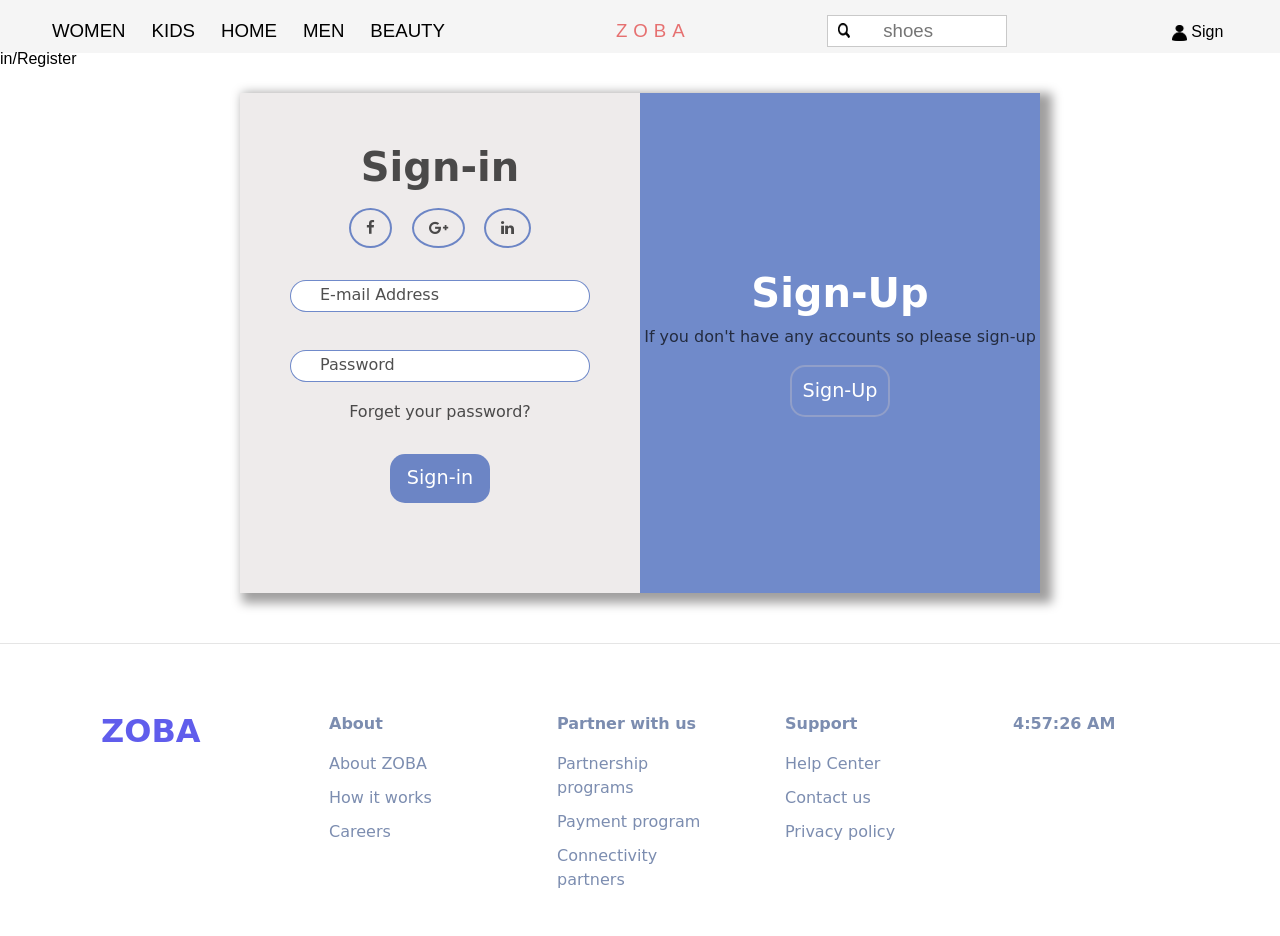
<file: Sign-in.html>
<!DOCTYPE>
<html lang="en">
    <head>
        <title>Zoba</title>
        <meta name="viewport" content="width=device-width, initial-scale=1">
        <link rel="stylesheet" href="https://cdn.jsdelivr.net/npm/bootstrap@5.1.3/dist/css/bootstrap.min.css"/>
        <link href="style.css" rel="stylesheet">
        <link href="footer.css" rel="stylesheet">
        <link rel="stylesheet" href="sign-in.css">
        <link rel="stylesheet" href="https://cdnjs.cloudflare.com/ajax/libs/font-awesome/5.13.1/css/all.min.css">
        <link href="http://cdnjs.cloudflare.com/ajax/libs/font-awesome/4.3.0/css/font-awesome.css" rel="stylesheet"  type='text/css'>
    </head>
    <body>
    <!-- ==============header ==================-->
        <header>
            <ul>
                <li><a href="index.html">WOMEN</a></li>
                <li><a href="kids.html">KIDS</a></li>
                <li><a href="home.html">HOME</a></li>
                <li><a href="men.html">MEN</a></li>
                <li><a href="Beauty.html">BEAUTY</a></li>
                <li id="brand-name">ZOBA</li>
                <li><input type="search" id="search" name="search" placeholder="shoes">
                <li id="register"><a href="Sign-in.html"><img src="images/People-Icon-File.png" alt="people-icon"></a> <a href="Sign-in.html">Sign in/Register</a> </li>
            </ul>
        </header>

    <!-- ============== Content ==================-->
        <section class="flex">
            <div class="left">
                <h2>Sign-in</h2>
                <a id="facebook" href="https://www.facebook.com/" target="blank"><i class="fa fa-facebook icon-primary"></i></a>
                <a id="google" href="https://www.google.com/search?client=firefox-b-d&q=google+plus" target="blank"><i class="fa fa fa-google-plus-g"></i></a>
                <a id="linked" href="https://www.linkedin.com/jobs/view/2600923484/" target="blank"><i class="fa fa fa-linkedin-in"></i></a>
                <form>
                    <div class="field">
                        <input type="email" required id="mail">
                        <label>E-mail Address</label>
                    </div>
                    <div class="field">
                        <input type="password" required id="pass">
                        <label>Password</label>
                    </div>
                    <a class="forget">Forget your password?</a>
                    <br>
                    <input type="submit" id="Sign-in" value="Sign-in">
                </form>
            </div>
            <div class="right">
                <h2>Sign-Up</h2>
                <p>If you don't have any accounts so please sign-up</p>
                <a href="Sign-up.html" target="_self"><button>Sign-Up</button></a>
            </div>
        </section>

    <!-- ==============Footer Part ==================-->
        <footer>
            <div class="container">
                <div class="text-center text-md-start mt-5">
                    <div class="row mt-3">
                        <div class="col-md-3 col-lg-4 col-xl-2 mx-auto mb-2">
                            <h2 class="color-primary fw-bolder mb-0">ZOBA</h2>
                        </div>
                        <div class="col-md-2 col-lg-2 col-xl-2 mx-auto mb-2">
                            <p class="color-text fw-bolder">About</p>
                            <ul>
                                <li><a href="" class="color-text">About ZOBA</a></li>
                                <li><a href="" class="color-text">How it works</a></li>
                                <li><a href="" class="color-text">Careers</a></li>
                            </ul>
                        </div>
                        <div class="col-md-3 col-lg-2 col-xl-2 mx-auto mb-2">
                            <p class="color-text fw-bolder">Partner with us</p>
                            <ul>
                                <li><a href="#" class="color-text">Partnership programs</a></li>
                                <li><a href="#" class="color-text">Payment program</a></li>
                                <li><a href="#" class="color-text">Connectivity partners</a></li>
                            </ul>
                        </div>
                        <div class="col-md-3 col-lg-2 col-xl-2 mx-auto mb-2">
                            <p class="color-text fw-bolder">Support</p>
                            <ul>
                                <li><a href="contact.html" class="color-text">Help Center</a></li>
                                <li><a href="contact.html" class="color-text">Contact us</a></li>
                                <li><a href="contact.html" class="color-text">Privacy policy</a></li>
                            </ul>
                        </div>
                        <div class="col-md-3 col-lg-2 col-xl-2 mx-auto mb-4">
                            <p class="color-text fw-bolder" id="clock"></p>
                            <script>
                                var myVar = setInterval(function () {
                                    myTimer();
                                }, 1000);
                                function myTimer() {
                                    var d = new Date();
                                    document.getElementById("clock").innerHTML = d.toLocaleTimeString();
                                }
                            </script>
                        </div>
                    </div>
                </div>
            </div>
        </footer>
    </body>
</html>
</file>
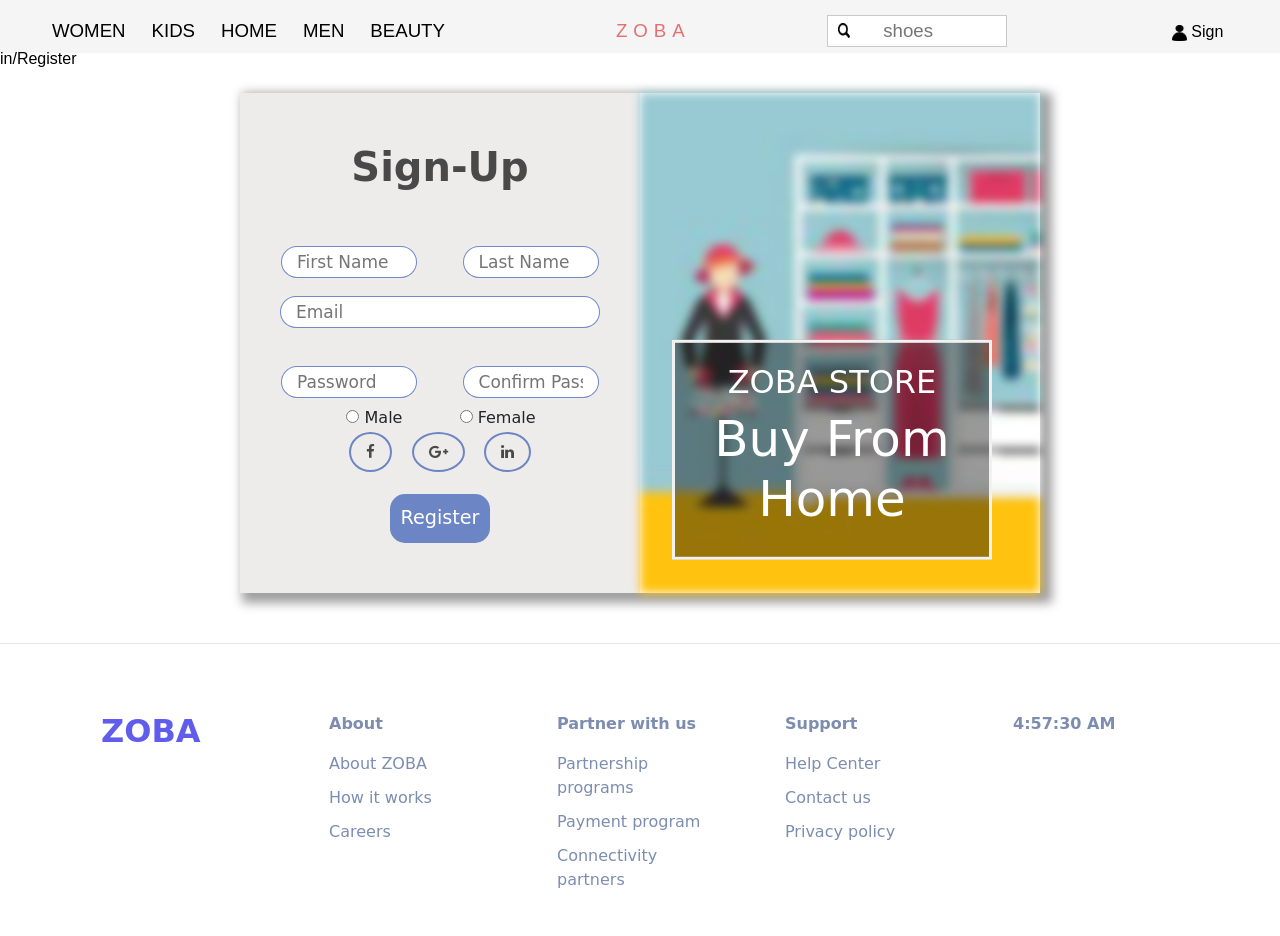
<file: Sign-up.html>
<!DOCTYPE>
<html lang="en">

<head>
    <title>Zoba</title>
    <meta name="viewport" content="width=device-width, initial-scale=1">
    <link rel="stylesheet" href="https://cdn.jsdelivr.net/npm/bootstrap@5.1.3/dist/css/bootstrap.min.css" />
    <link href="style.css" rel="stylesheet">
    <link href="footer.css" rel="stylesheet">
    <link rel="stylesheet" href="sign-up.css">
    <link rel="stylesheet" href="https://cdnjs.cloudflare.com/ajax/libs/font-awesome/5.13.1/css/all.min.css">
    <link href="http://cdnjs.cloudflare.com/ajax/libs/font-awesome/4.3.0/css/font-awesome.css" rel="stylesheet"
        type='text/css'>
</head>

<body>
    <!-- ==============header ==================-->
    <header>
        <ul>
            <li><a href="index.html">WOMEN</a></li>
            <li><a href="kids.html">KIDS</a></li>
            <li><a href="home.html">HOME</a></li>
            <li><a href="men.html">MEN</a></li>
            <li><a href="Beauty.html">BEAUTY</a></li>
            <li id="brand-name">ZOBA</li>
            <li><input type="search" id="search" name="search" placeholder="shoes">
            <li id="register"><a href="Sign-in.html"><img src="images/People-Icon-File.png" alt="people-icon"></a> <a
                    href="Sign-in.html">Sign in/Register</a> </li>
        </ul>
    </header>

    <!-- ============== Content ==================-->
    <section class="flex">
        <div class="left">
            <h2>Sign-Up</h2>
            <form>
                <div class="na">
                    <input type="text" name="name" placeholder="First Name" required />
                </div>
                <div class="na">
                    <input type="text" name="name" placeholder="Last Name" required />
                </div>
                <div class="field">
                    <input type="email" name="email" placeholder="Email" required />

                </div>
                <div class="na">
                    <input type="password" name="password" placeholder="Password" required />
                </div>
                <div class="na">
                    <input type="password" name="password" placeholder="Confirm Pass" required />
                </div>
                <div class="rad">
                    <input type="radio" name="radiogroup1" id="rd1">
                    <label for="rd1">Male</label>
                    <input type="radio" name="radiogroup1" id="rd2">
                    <label for="rd2">Female</label>
                </div>
                <div>
                    <a id="facebook" href="https://www.facebook.com/" target="blank"><i
                            class="fa fa-facebook icon-primary"></i></a>
                    <a id="google" href="https://www.google.com/search?client=firefox-b-d&q=google+plus"
                        target="blank"><i class="fa fa fa-google-plus-g"></i></a>
                    <a id="linked" href="https://www.linkedin.com/jobs/view/2600923484/" target="blank"><i
                            class="fa fa fa-linkedin-in"></i></a>
                </div>
                <input class="button" type="submit" value="Register" />
            </form>
        </div>
        <div class="right"></div>

        <div class="bg-text">
            <h2>ZOBA STORE</h2>
            <h1 style="font-size:50px">Buy From Home</h1>
        </div>

    </section>

    <!-- ==============Footer Part ==================-->
    <footer>
        <div class="container">
            <div class="text-center text-md-start mt-5">
                <div class="row mt-3">
                    <div class="col-md-3 col-lg-4 col-xl-2 mx-auto mb-2">
                        <h2 class="color-primary fw-bolder mb-0">ZOBA</h2>
                    </div>
                    <div class="col-md-2 col-lg-2 col-xl-2 mx-auto mb-2">
                        <p class="color-text fw-bolder">About</p>
                        <ul>
                            <li><a href="" class="color-text">About ZOBA</a></li>
                            <li><a href="" class="color-text">How it works</a></li>
                            <li><a href="" class="color-text">Careers</a></li>
                        </ul>
                    </div>
                    <div class="col-md-3 col-lg-2 col-xl-2 mx-auto mb-2">
                        <p class="color-text fw-bolder">Partner with us</p>
                        <ul>
                            <li><a href="#" class="color-text">Partnership programs</a></li>
                            <li><a href="#" class="color-text">Payment program</a></li>
                            <li><a href="#" class="color-text">Connectivity partners</a></li>
                        </ul>
                    </div>
                    <div class="col-md-3 col-lg-2 col-xl-2 mx-auto mb-2">
                        <p class="color-text fw-bolder">Support</p>
                        <ul>
                            <li><a href="contact.html" class="color-text">Help Center</a></li>
                            <li><a href="contact.html" class="color-text">Contact us</a></li>
                            <li><a href="contact.html" class="color-text">Privacy policy</a></li>
                        </ul>
                    </div>
                    <div class="col-md-3 col-lg-2 col-xl-2 mx-auto mb-4">
                        <p class="color-text fw-bolder" id="clock"></p>
                        <script>
                            var myVar = setInterval(function () {
                                myTimer();
                            }, 1000);
                            function myTimer() {
                                var d = new Date();
                                document.getElementById("clock").innerHTML = d.toLocaleTimeString();
                            }
                        </script>
                    </div>
                </div>
            </div>
        </div>
    </footer>
</body>

</html>
</file>
<file: style.css>
body{
    margin: 0%;
    --color1 : whitesmoke;
    --color2 : rgba(165, 42, 42, 0.63);
}
*{
    box-sizing: border-box;
}
/*=========== header ==================*/
header{
    background-color: var(--color1);
    height: 53px;
    padding-top: 15px;
    font-size: 14pt;
}
header ul{
    list-style-type: none;
    display: inline;
}
header li{
    display: inline;
    margin-left: 20px;
    font-family: Muli,Arial,Helvetica,sans-serif;
}
header a{
    text-decoration: none;
    color: black;
}
header img{
    width: 15px;
    height: 16px;
}
#brand-name{
    margin-left: 165px;
    margin-right: 110px;
    color: #dd1f1f9e;
    letter-spacing: 6px;
}
#register{
    font-size: 12pt;
}
#search{
    width: 180px;
    text-align: center;
    border: 1px solid rgb(0 0 0 / 21%);
    margin-right: 140px;
    background-image: url("images/search-icon.png");
    background-repeat: no-repeat;
    background-position: 10px;
    background-size: 12px 15px;
}

/*=========== mainPart ==================*/
#mainPart{
    display: flex;
    flex-direction: row;
    justify-content: space-evenly;
}
#mainPart div{
    width: 50%;
    padding: 65px;
    letter-spacing: 12px;
    word-spacing: 0px;
    font-size: 30px;
    line-height: 75px;
    margin-top: 65px;
}
#mainPart img{
    height: 475px;
    object-fit: cover;
    width: 50%;
}

/*=========== offersPart ==================*/
#offers img{
    width: 100%;
}

/*=========== offers content Part ==================*/
/* Slideshow container */
.slideshow-container {
    max-width: 100%;
    position: relative;
    height: 262px;
    background-color: var(--color1);
}

/* Hide the images by default */
.mySlides {
    display: flex;
    flex-direction: row;
    width: 100%;
    justify-content: space-around;
}
.mySlidesitems{
    height: 240px;
    width: 265px;
}
.mySlides img{
    height: 230px;
    width: 265px;
    object-fit: cover;
}
.mySlides .offer-price{
    padding-left: 100px;
    font-size: 19pt;
    font-family: Arial,Helvetica,sans-serif!important;
    letter-spacing: 2px;
    background-color: #ffffff00;
}
.slide{
    box-shadow: 0 4px 8px 0 rgba(0,0,0,0.2);
    height: 260px;
}
.prev, .next {
    cursor: pointer;
    position: absolute;
    top: 35%;
    width: auto;
    padding: 16px;
    color: black;
    font-weight: bold;
    font-size: 25px;
    transition: 0.6s ease;
    border-radius: 0 3px 3px 0;
}
/* Position the "next button" to the right */
.next {
    right: 0;
    border-radius: 3px 0 0 3px;
}

/* On hover, add a black background color with a little bit see-through */
.prev:hover, .next:hover {
    background-color: rgba(0,0,0,0.8);
    color: white;
}

/*=========== categories Part ==================*/
#categories img{
    width: 195px;
    height: 220px;
    border-radius: 20%;
    box-shadow: 0 4px 8px 0 rgba(0,0,0,0.2);
}
#categories-container{
    display: grid;
    grid-template-columns: repeat(3,1fr);
    row-gap: 50px;
    margin-left: 124px;
}
#categories h1{
    font-family: Arial,Helvetica,sans-serif!important;
    margin-left: 475px;
    letter-spacing: 5px;

}
.categories-items{
    display: flex;
    flex-direction: row;
}
.categories-items .categories-title{
    font-family: Arial,Helvetica,sans-serif!important;
    line-height: 20px;
    padding-left: 15px;
    letter-spacing: 2px;
    text-decoration: none;
    color: black;
    padding-top: 100px;
}

/*=========== closes sections (tops, dresses, blouses, bags, shoes, bottoms)  ==================*/
.closes-titles{
    font-family: Arial,Helvetica,sans-serif!important;
    line-height: 20px;
    text-align: center;
    letter-spacing: 2px;
}
.closes-grid{
    display: grid;
    grid-template-columns: repeat(4,300px);
    row-gap: 70px;
    column-gap: 30px;
    margin-left: 30px;
}
.closes-grid div img{
    width: 300px;
    height: 320px;
    object-fit: cover;
    cursor: pointer;
}

.clothes-prices{
    margin-left: 70px;
    text-decoration: none;
    color: white;
    background-color: #000000db;
    font-family: Arial,Helvetica,sans-serif!important;
    padding: 9px;
}
span{
    font-weight: bold;
}
.clothes-prices:hover{
    background-color: var(--color2);

}
.filter form{
    font-size: 15pt;
    line-height: 80px;
    text-align: center;
    letter-spacing: 1px;
}
.filter form span{
    color: var(--color2);
    letter-spacing: 2px;
}
</file>
<file: footer.css>
.footer {
  border-top: 1px solid rgba(0, 0, 0, 0.1);
  padding: 20px 10px;
}

.color-primary {
    color: #605dec;
  }
  .color-secondary {
    background: linear-gradient(
      to right,
      rgba(92, 214, 192, 1),
      rgba(34, 195, 166, 1)
    );
    background-clip: text;
    -webkit-background-clip: text;
    color: transparent;
  }
  a {
    text-decoration: none;
  }
  .link {
    text-decoration: none;
    font-weight: 400;
  }
  .link:hover {
    color: #605dec !important;
  }
  .color-text{
    color: #7c8db0;
  }
  .desc {
    color: #7c8db0;
    font-style: normal;
    font-weight: 400;
    font-size: 18px;
    line-height: 25px;
  }
  .title {
    font-style: normal;
    font-weight: 700;
    font-size: 24px;
    line-height: 33px;
    color: #605dec;
  }
  li {
    list-style: none;
  }        
footer {
    margin-top: 50px;
    border-top: 1px solid rgba(0, 0, 0, 0.1);
    padding: 20px 10px;
  }
  footer ul{
    padding:0;
  }
  footer li{
    margin-bottom: 10px;
  }
</file>
<file: styleBeauty.css>
body{
    margin: 0%;
    --color1 : whitesmoke;
    --color2 : rgba(165, 42, 42, 0.63);
}
*{
    box-sizing: border-box;
}
/*=========== header ==================*/
header{
    background-color: var(--color1);
    height: 53px;
    padding-top: 15px;
    font-size: 14pt;
}
header ul{
    list-style-type: none;
    display: inline;
}
header li{
    display: inline;
    margin-left: 20px;
    font-family: Muli,Arial,Helvetica,sans-serif;
}
header a{
    text-decoration: none;
    color: black;
}
header img{
    width: 15px;
    height: 16px;
}
#brand-name{
    margin-left: 165px;
    margin-right: 110px;
    color: #dd1f1f9e;
    letter-spacing: 6px;
}
#register{
    font-size: 12pt;
}
#search{
    width: 180px;
    text-align: center;
    border: 1px solid rgb(0 0 0 / 21%);
    margin-right: 140px;
    background-image: url("images/search-icon.png");
    background-repeat: no-repeat;
    background-position: 10px;
    background-size: 12px 15px;
}

/*=========== mainPart ==================*/
#mainPart{
    display: flex;
    flex-direction: row;
    justify-content: space-evenly;

}
#mainPart div{
    width: 50%;
    padding: 65px;
    letter-spacing: 12px;
    word-spacing: 0px;
    font-size: 30px;
    line-height: 75px;
    margin-top: 65px;

}
#mainPart img{
    height: 50%;
    object-fit: cover;
    width: 50%;
}

/*=========== offersPart ==================*/
#offers img{
    width: 100%;
}

/*=========== offers content Part ==================*/
/* Slideshow container */
.slideshow-container {
    max-width: 100%;
    position: relative;
    height: 262px;
    background-color: var(--color1);
}

/* Hide the images by default */
.mySlides {
    display: flex;
    flex-direction: row;
    width: 100%;
    justify-content: space-around;
}
.mySlidesitems{
    height: 240px;
    width: 265px;
}
.mySlides img{
    height: 230px;
    width: 265px;
    object-fit: cover;
}
.mySlides .offer-price{
    padding-left: 100px;
    font-size: 19pt;
    font-family: Arial,Helvetica,sans-serif!important;
    letter-spacing: 2px;
    background-color: #ffffff00;
}
.slide{
    box-shadow: 0 4px 8px 0 rgb(0 0 0 / 20%);
    height: 160px;
}
.prev, .next {
    cursor: pointer;
    position: absolute;
    top: 35%;
    width: auto;
    padding: 16px;
    color: black;
    font-weight: bold;
    font-size: 25px;
    transition: 0.6s ease;
    border-radius: 0 3px 3px 0;
}
/* Position the "next button" to the right */
.next {
    right: 0;
    border-radius: 3px 0 0 3px;
}

/* On hover, add a black background color with a little bit see-through */
.prev:hover, .next:hover {
    background-color: rgba(0,0,0,0.8);
    color: white;
}

/*=========== categories Part ==================*/
#categories img{
    width: 195px;
    height: 220px;
    border-radius: 20%;
    box-shadow: 0 4px 8px 0 rgba(0,0,0,0.2);
}
#categories-container{
    display: grid;
    grid-template-columns: repeat(3,1fr);
    row-gap: 50px;
    margin-left: 124px;
}
#categories h1{
    font-family: Arial,Helvetica,sans-serif!important;
    margin-left: 475px;
    letter-spacing: 5px;

}
.categories-items{
    display: flex;
    flex-direction: row;
}
.categories-items .categories-title{
    font-family: Arial,Helvetica,sans-serif!important;
    line-height: 20px;
    padding-left: 15px;
    letter-spacing: 2px;
    text-decoration: none;
    color: black;
    padding-top: 100px;
}

/*=========== closes sections  ==================*/
.Beauty-titles{
    font-family: Arial,Helvetica,sans-serif!important;
    line-height: 20px;
    text-align: center;
    letter-spacing: 2px;
}
.Beauty-grid{
    display: grid;
    grid-template-columns: repeat(4,300px);
    row-gap: 70px;
    column-gap: 30px;
    margin-left: 30px;
}
.Beauty-grid div img{
    width: 300px;
    height: 320px;
    object-fit: cover;
    cursor: pointer;
}

.Beauty-prices{
    margin-left: 70px;
    text-decoration: none;
    color: white;
    background-color: #000000db;
    font-family: Arial,Helvetica,sans-serif!important;
    padding: 9px;
}
span{
    font-weight: bold;
}
.Beauty-prices:hover{
    background-color: var(--color2);
}
.filter form{
    font-size: 15pt;
    line-height: 80px;
    text-align: center;
    letter-spacing: 1px;
}
.filter form span{
    color: var(--color2);
    letter-spacing: 2px;
}
</file>
<file: sign-in.css>
.flex{
    display: flex;
    width: 800px;
    height: 500px;
    margin: 40px auto;
    box-shadow: 7px 5px 10px 5px rgb(160, 159, 159);
    text-align: center;
}
.left, .right{
    width: 50%;
}
.left h2, .right h2 {
    font-size: 40px;
    font-weight: 600;
}
.left{
    background-color: rgba(205, 197, 197, 0.345);
}
.left h2{
    color: rgba(0, 0, 0, 0.69);
    margin-bottom: 25px; 
    padding-top:50px;
}
#google, #facebook, #linked{
    color: rgba(0, 0, 0, 0.69);
    border: 2px solid rgba(72, 105, 187, 0.778);
    border-radius: 50%;
    font-size: 15px;
    padding: 9px 15px;
    margin: 7px;
}
#google:hover, #facebook:hover, #linked:hover{
    background-color: rgba(72, 105, 187, 0.778);
    color: white;
    transition: all 0.3s ease;
    border: 2px solid transparent;
}
form{
    padding: 20px 30px;
}
.field{
    height: 70px;
    width: 100%;
    position: relative;
    padding: 20px ;
}
.field input{
    height: 100%;
    width: 100%;
    outline: none;
    font-size: 17px;
    padding: 15px;
    border: 1.7px solid rgba(72, 105, 187, 0.778);
    border-radius: 25px;
    transition: all 0.3s ease;
    cursor: pointer;
}
.field input:focus, .field input:valid{
    border-color: rgba(205, 197, 197, 0.345);
}
.field label{
    position: absolute;
    top: 50%;
    left: 50px;
    color:rgba(0, 0, 0, 0.69);
    pointer-events: none; /* if we point at the label the pointer will not change*/
    transform: translateY(-50%);
    transition: all 0.5s ease;
}
.field input:focus ~ label,
.field input:valid ~ label{
    top: 0%;
    font-size: 16px;
    color: rgba(72, 105, 187, 0.778);
    font-weight:bolder;
}
.forget{
    color: rgba(0, 0, 0, 0.69);
}
.forget:hover{
    color: rgba(72, 105, 187, 0.778);
    transition:all 0.5s ease;
    text-decoration: underline; 
    cursor: pointer;
}
input[type="submit"], button{
    color: white;
    font-size:larger;
    padding: 10px;
    width: 100px;
    border-radius: 15px;
    border:none;
}
input[type="submit"]{
    background-color: rgba(72, 105, 187, 0.778);
    margin-top: 30px;
}
input[type="submit"]:hover{
    background-color: transparent;
    color: rgba(72, 105, 187, 0.778);
    transition: all 0.7s ease;
}
.right{
    background-color: rgba(72, 105, 187, 0.778);
    display: flex;
    flex-wrap: wrap;
    justify-content: center;
    align-content: center;
}
.right h2{
    color: white;
}
.right p{
    color:rgba(0, 0, 0, 0.69);
}
button{
    background-color: transparent;
    border: 2px solid rgba(205, 197, 197, 0.345);
}
button:hover{
    background-color: white;
    color: rgba(0, 0, 0, 0.69);
    transition: all 0.7s ease;
    border: 2px solid transparent;
}
</file>
<file: sign-up.css>
.flex {
    display: flex;
    width: 800px;
    height: 500px;
    margin: 40px auto;
    box-shadow: 7px 5px 10px 5px rgb(160, 159, 159);
    text-align: center;
}

.left,
.right {
    width: 50%;
}

.right {
    background-image: url("UP.jfif");
    filter: blur(5px);
    -webkit-filter: blur(5px);

    height: 100%;
    width: 50%;

    background-size: cover;
}

.bg-text {
    background-color: rgb(0, 0, 0);
    background-color: rgba(0, 0, 0, 0.4);
    color: white;
    font-weight: bold;
    border: 3px solid #f1f1f1;
    position: absolute;
    top: 50%;
    left: 65%;
    transform: translate(-50%, -50%);
    z-index: 2;
    width: 25%;
    padding: 20px;
}

.left h2 {
    font-size: 40px;
    font-weight: 600;
}

.left {
    background-color: rgba(205, 197, 197, 0.345);
}

.left h2 {
    color: rgba(0, 0, 0, 0.69);
    margin-bottom: 25px;
    padding-top: 50px;
}



form {
    padding: 10px 20px;
}


.rad {
    padding: 10px;
    margin-right: 50px;
}

.rad input {
    margin-left: 52px;
}



/* Position text in the middle of the page/image */




.na {
    height: 50px;
    width: 49%;
    padding: 20px;
    display: inline-block;
}

.field {
    height: 70px;
    width: 100%;
    padding: 20px;
}

.field input,
.na input {
    height: 100%;
    width: 100%;
    outline: none;
    font-size: 17px;
    padding: 15px;
    border: 1.7px solid rgba(72, 105, 187, 0.778);
    border-radius: 25px;
    transition: all 0.3s ease;
    cursor: pointer;
}

.field input:focus,
.field input:valid,
.na input:focus,
.na input:valid {
    border-color: rgba(205, 197, 197, 0.345);
}

.field label,
.na label {
    position: absolute;
    top: 50%;
    left: 50px;
    color: rgba(0, 0, 0, 0.69);
    pointer-events: none;
    /* if we point at the label the pointer will not change*/
    transform: translateY(-50%);
    transition: all 0.5s ease;
}

.field input:focus~label,
.field input:valid~label,
.na input:focus~label,
.na input:valid~label {
    top: 0%;
    font-size: 16px;
    color: rgba(72, 105, 187, 0.778);
    font-weight: bolder;
}

.forget {
    color: rgba(0, 0, 0, 0.69);
}

.forget:hover {
    color: rgba(72, 105, 187, 0.778);
    transition: all 0.5s ease;
    text-decoration: underline;
    cursor: pointer;
}

#google,
#facebook,
#linked {
    color: rgba(0, 0, 0, 0.69);
    border: 2px solid rgba(72, 105, 187, 0.778);
    border-radius: 50%;
    font-size: 15px;
    padding: 9px 15px;
    margin: 7px;
}

#google:hover,
#facebook:hover,
#linked:hover {
    background-color: rgba(72, 105, 187, 0.778);
    color: white;
    transition: all 0.3s ease;
    border: 2px solid transparent;
}

input[type="submit"],
button {
    color: white;
    font-size: larger;
    padding: 10px;
    width: 100px;
    border-radius: 15px;
    border: none;
}

input[type="submit"] {
    background-color: rgba(72, 105, 187, 0.778);
    margin-top: 30px;
}

input[type="submit"]:hover {
    background-color: transparent;
    color: rgba(72, 105, 187, 0.778);
    transition: all 0.7s ease;
}


button {
    background-color: transparent;
    border: 2px solid rgba(205, 197, 197, 0.345);
}

button:hover {
    background-color: white;
    color: rgba(0, 0, 0, 0.69);
    transition: all 0.7s ease;
    border: 2px solid transparent;
}
</file>
